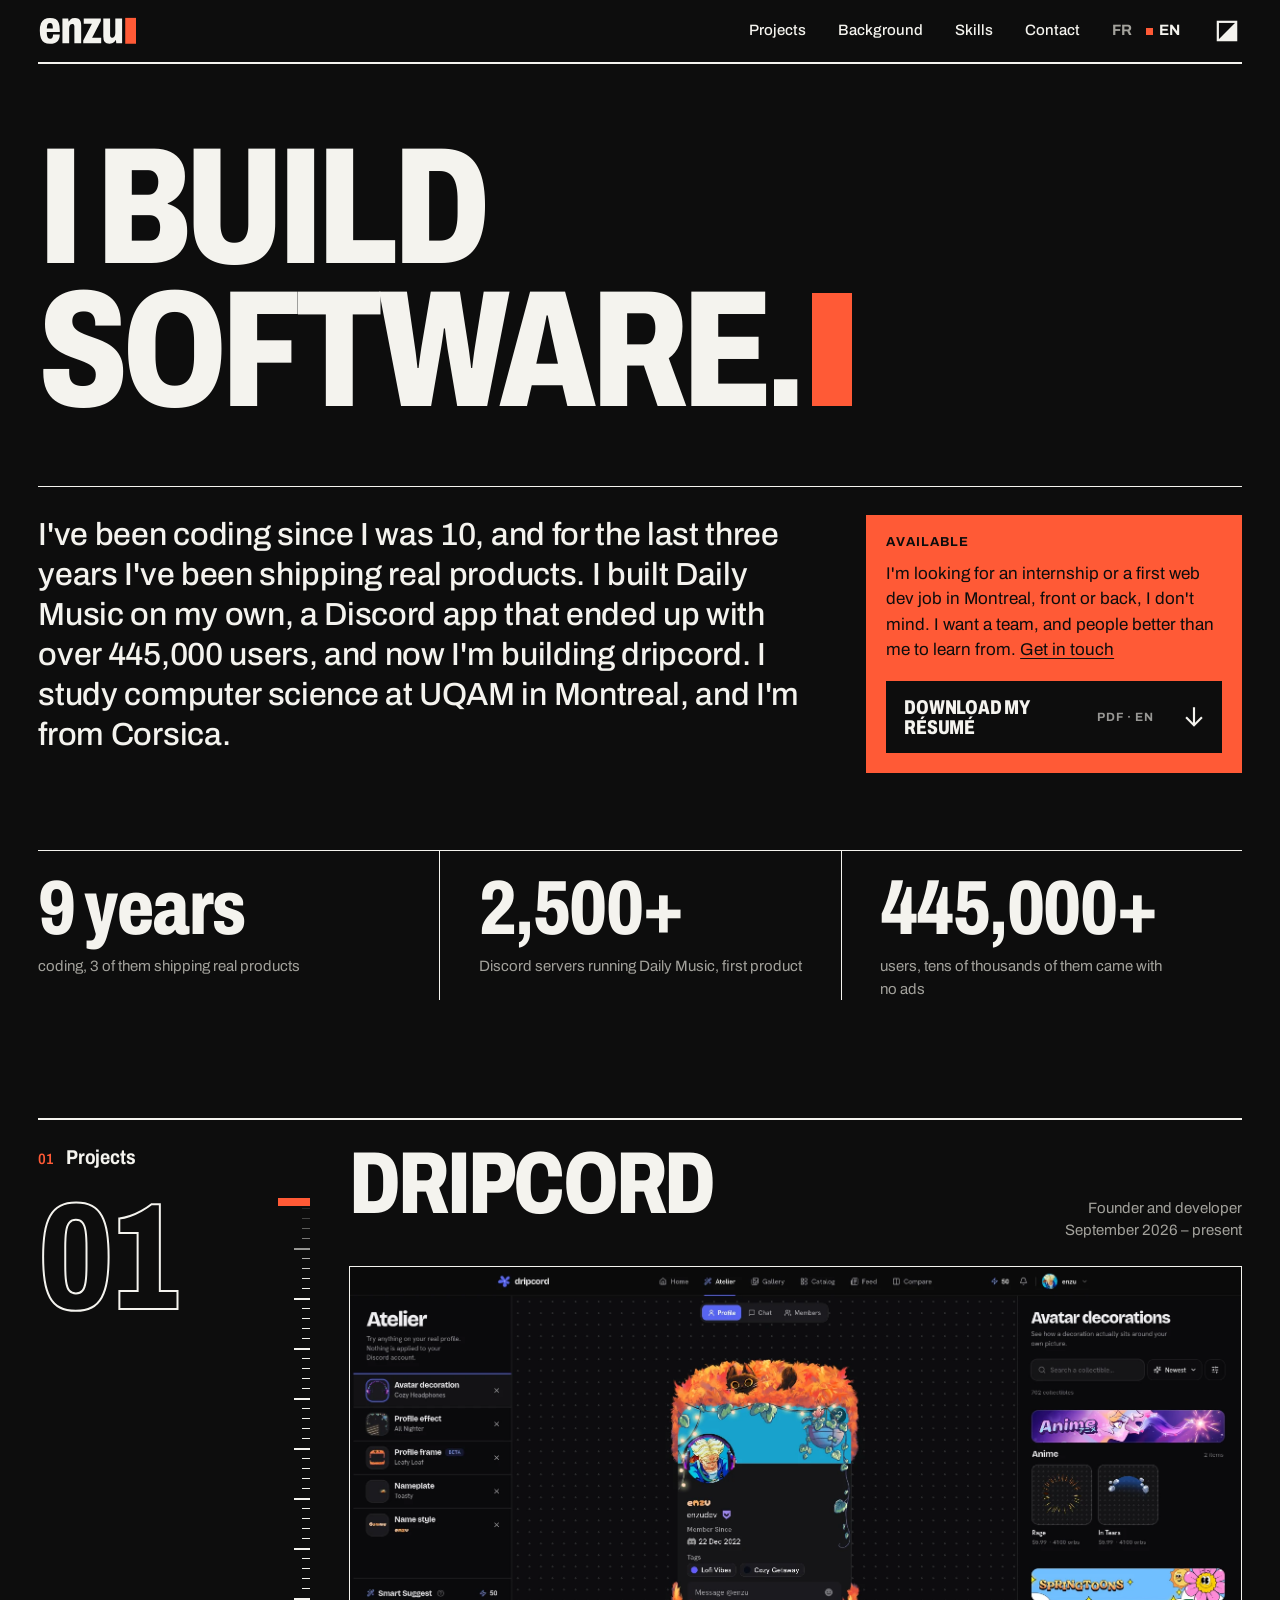
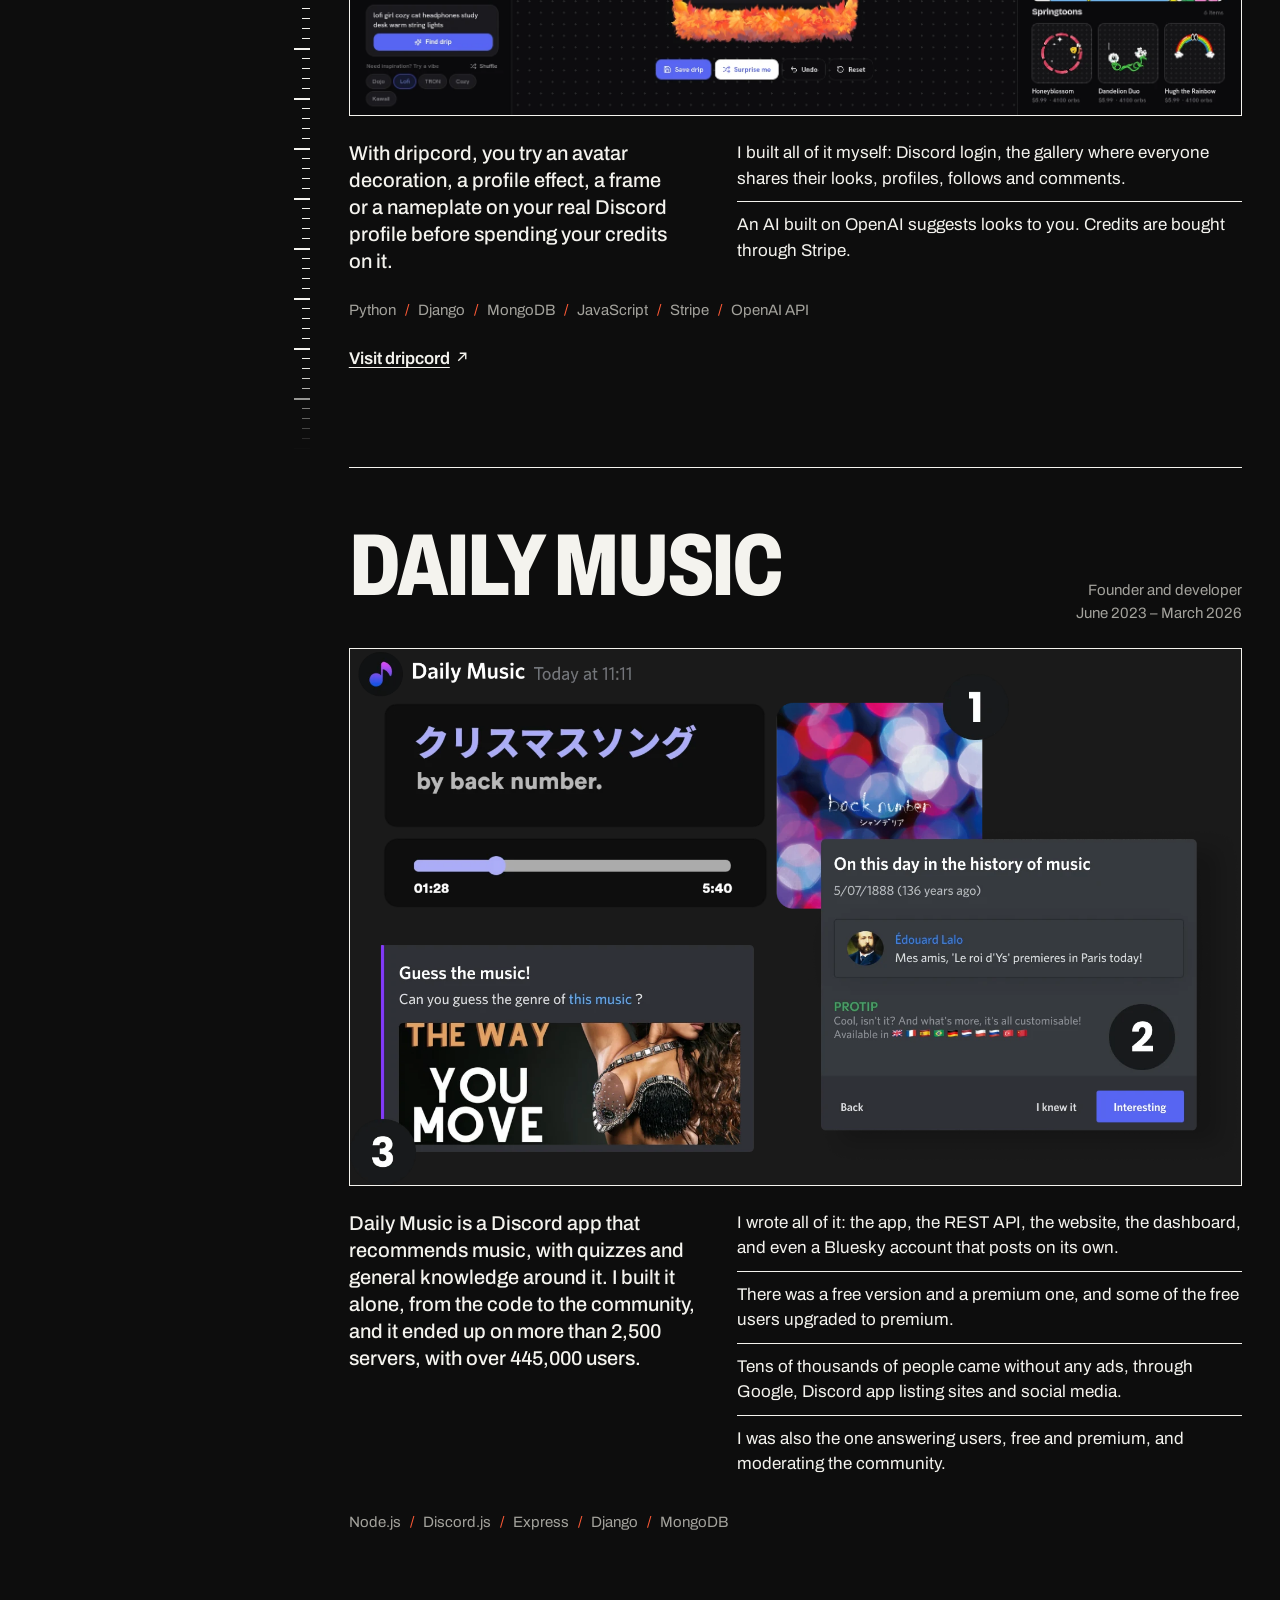
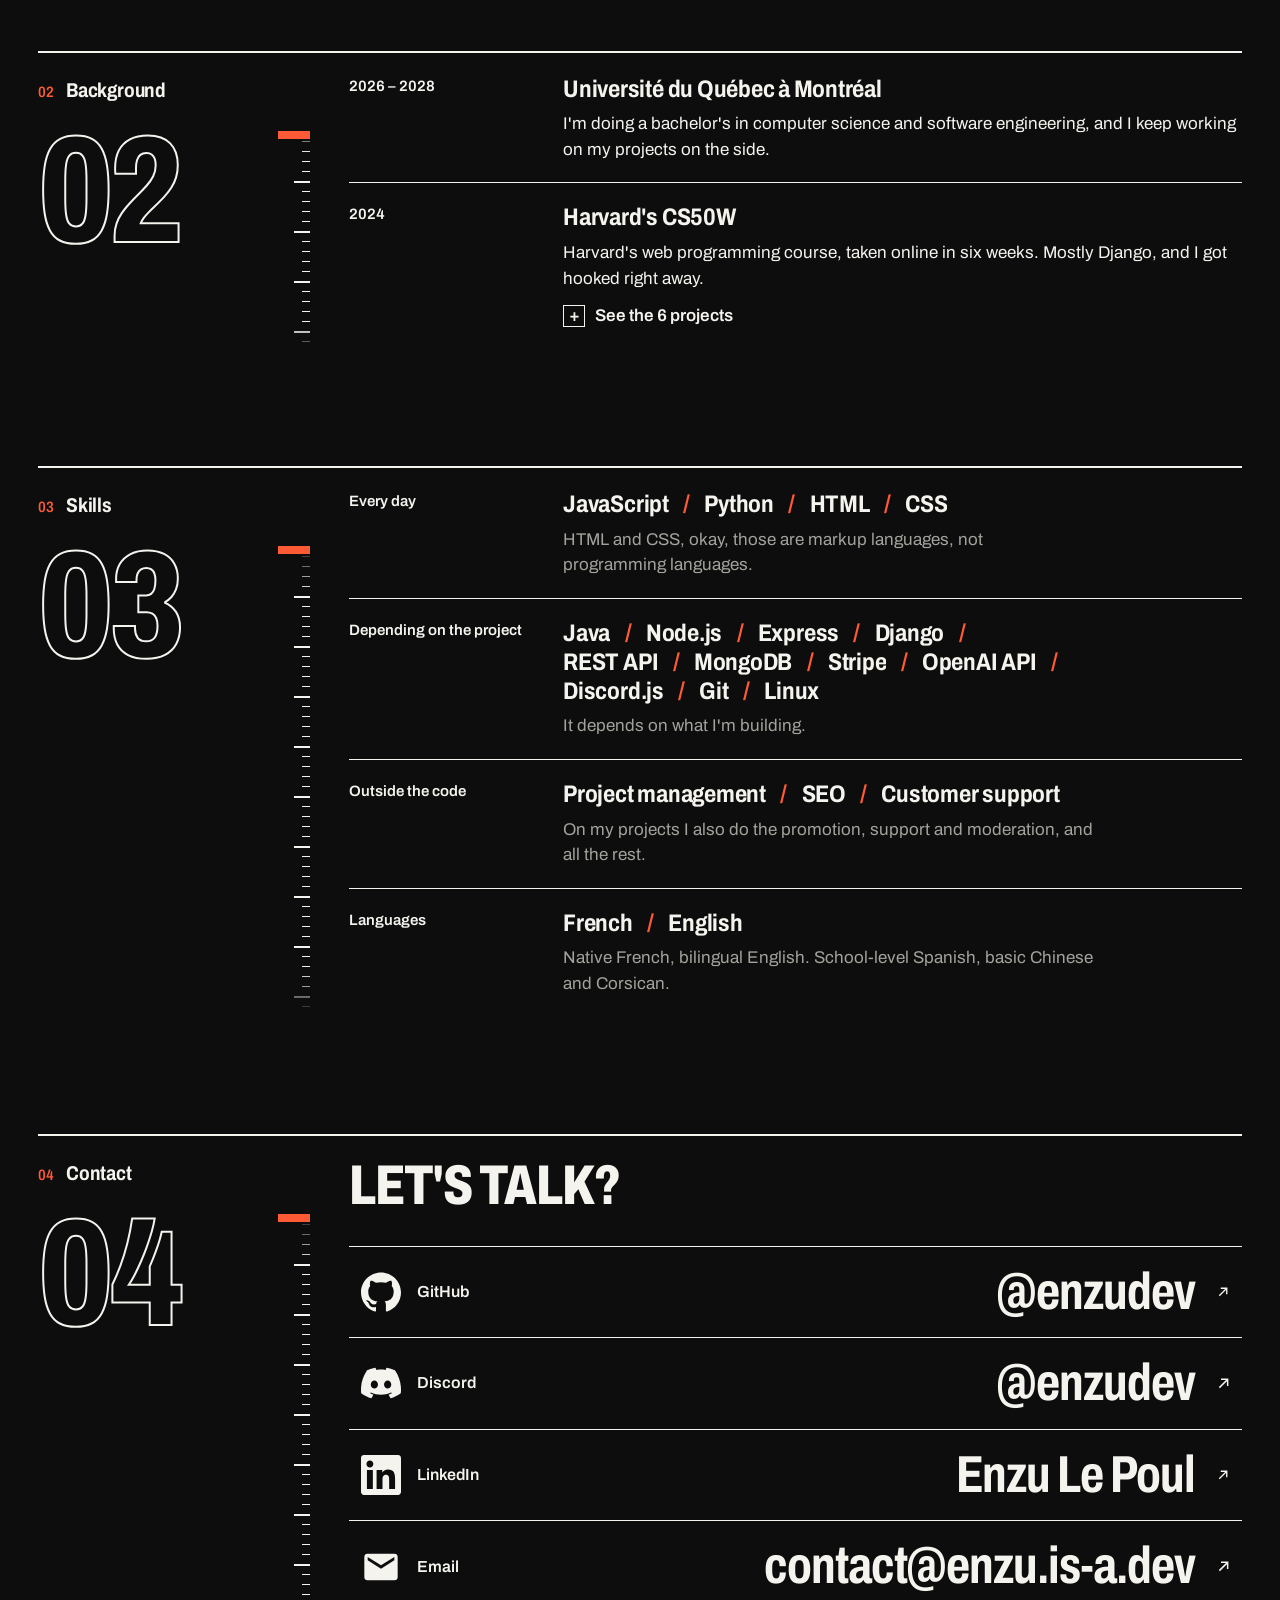
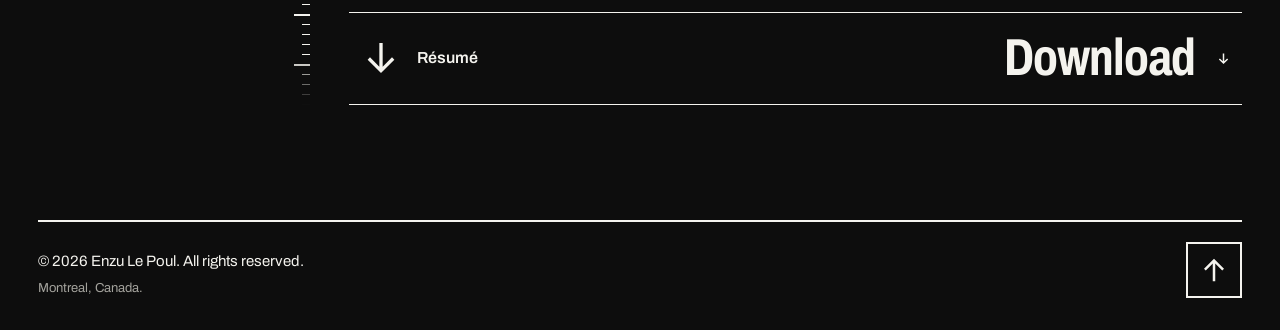
<file: index.html>
<!doctype html>
<html lang="en">
<head>
<meta charset="utf-8">
<meta name="viewport" content="width=device-width, initial-scale=1">
<title>Enzu Le Poul, full-stack developer &amp; founder in Montreal</title>
<meta name="description" content="Full-stack developer in Montreal. I built Daily Music solo (445,000+ users) and now dripcord. Looking for a web dev internship or first role.">
<meta name="robots" content="index, follow, max-image-preview:large">
<meta name="author" content="Enzu Le Poul">
<meta name="color-scheme" content="dark light">
<meta name="theme-color" content="##FF5A36">
<link rel="canonical" href="https://enzu.is-a.dev/">
<link rel="alternate" hreflang="en" href="https://enzu.is-a.dev/">
<link rel="alternate" hreflang="fr" href="https://enzu.is-a.dev/fr/">
<link rel="alternate" hreflang="x-default" href="https://enzu.is-a.dev/">
<meta property="og:type" content="website">
<meta property="og:site_name" content="Enzu">
<meta property="og:url" content="https://enzu.is-a.dev/">
<meta property="og:locale" content="en_CA">
<meta property="og:locale:alternate" content="fr_CA">
<meta property="og:title" content="Enzu Le Poul, full-stack developer &amp; founder in Montreal">
<meta property="og:description" content="I build web products from A to Z: Daily Music (445,000+ users, solo) and now dripcord.">
<meta property="og:image" content="https://enzu.is-a.dev/assets/brand/og-image.png">
<meta property="og:image:type" content="image/png">
<meta property="og:image:width" content="1200">
<meta property="og:image:height" content="630">
<meta property="og:image:alt" content="Enzu, full-stack developer, in large cream letters on a black background with an orange caret.">
<meta name="twitter:card" content="summary_large_image">
<meta name="twitter:title" content="Enzu Le Poul, full-stack developer &amp; founder in Montreal">
<meta name="twitter:description" content="I build web products from A to Z: Daily Music (445,000+ users, solo) and now dripcord.">
<meta name="twitter:image" content="https://enzu.is-a.dev/assets/brand/og-image.png">
<meta name="twitter:image:alt" content="Enzu, full-stack developer, in large cream letters on a black background with an orange caret.">
<link rel="icon" href="/favicon.ico" sizes="48x48">
<link rel="icon" href="/favicon.svg" type="image/svg+xml" sizes="any">
<link rel="apple-touch-icon" href="/apple-touch-icon.png">
<link rel="manifest" href="/site.webmanifest">
<link rel="preload" href="/assets/fonts/archivo-latin.woff2" as="font" type="font/woff2" crossorigin>
<link rel="stylesheet" href="/css/style.css">
<script type="application/ld+json">{"@context":"https://schema.org","@graph":[{"@type":"Person","@id":"https://enzu.is-a.dev/#person","name":"Enzu Le Poul","alternateName":"Enzu","url":"https://enzu.is-a.dev/","jobTitle":"Full-stack developer","description":"Full-stack developer and founder based in Montreal. Built Daily Music, a Discord app with 445,000+ users, and now dripcord.","address":{"@type":"PostalAddress","addressLocality":"Montréal","addressRegion":"QC","addressCountry":"CA"},"affiliation":{"@type":"CollegeOrUniversity","name":"Université du Québec à Montréal"},"knowsLanguage":["fr","en"],"knowsAbout":["JavaScript","Python","Django","Node.js","MongoDB","REST API","Web development"],"sameAs":["https://github.com/enzudev","https://www.linkedin.com/in/lepoul"]},{"@type":"WebSite","@id":"https://enzu.is-a.dev/#website","url":"https://enzu.is-a.dev/","name":"Enzu","inLanguage":"en","publisher":{"@id":"https://enzu.is-a.dev/#person"}}]}</script>
<script src="/js/theme.js"></script>
<script src="/js/lang.js"></script>
<script src="/js/motion.js"></script>
<script src="/js/demos.js" defer></script>
</head>
<body id="top">
<div class="wrap">
  <header class="top">
    <a class="brand" href="/"><svg class="logo" viewBox="0 0 209 64" role="img" aria-label="Enzu"><path class="logo-word" transform="translate(1 58) scale(0.1)" d="M245 12Q172 12 124 -16Q76 -44 53 -105Q29 -166 29 -264Q29 -363 54 -423Q79 -484 127 -512Q176 -539 247 -539Q318 -539 364 -514Q410 -488 433 -430Q455 -371 455 -271V-237H177Q177 -189 184 -158Q190 -126 205 -111Q220 -96 246 -96Q263 -96 275 -102Q287 -107 295 -118Q303 -129 307 -147Q310 -164 311 -188H454Q454 -137 440 -100Q427 -62 401 -37Q375 -13 336 0Q297 12 245 12ZM178 -314H306Q306 -346 303 -369Q300 -391 293 -405Q286 -419 275 -425Q263 -431 246 -431Q222 -431 207 -418Q193 -406 186 -380Q179 -354 178 -314Z M511 0V-527H634L643 -461H648Q663 -487 682 -505Q701 -522 725 -531Q750 -539 780 -539Q826 -539 855 -522Q883 -504 897 -470Q911 -436 911 -384V0H766V-349Q766 -364 764 -375Q761 -386 755 -394Q749 -402 740 -407Q731 -411 718 -411Q698 -411 684 -398Q670 -385 662 -361Q655 -338 655 -306V0Z M955 0V-59L1140 -413H966V-527H1330V-471L1144 -115H1338V0Z M1513 12Q1446 12 1414 -27Q1383 -66 1383 -143V-527H1528V-178Q1528 -163 1531 -152Q1534 -141 1540 -133Q1545 -125 1554 -121Q1563 -117 1575 -117Q1597 -117 1611 -130Q1625 -143 1632 -167Q1639 -190 1639 -221V-527H1784V0H1660L1652 -67H1647Q1633 -41 1613 -23Q1593 -6 1568 3Q1544 12 1513 12Z"/><rect class="logo-cover" x="0" y="0" width="186" height="64"/><rect class="logo-caret" x="186.1" y="4.0" width="23.0" height="55.2"/></svg></a>
    <nav class="nav" aria-label="Main navigation">
      <div class="nav-links">
        <a href="#projects">Projects</a>
        <a href="#background">Background</a>
        <a href="#skills">Skills</a>
        <a href="#contact">Contact</a>
      </div>
      <div class="lang-switch" role="group" aria-label="Langue / Language">
        <a href="/fr/" hreflang="fr" lang="fr">FR</a>
        <a class="is-current" aria-current="true" href="/" hreflang="en" lang="en">EN</a>
      </div>
      <button class="theme-toggle" type="button" aria-label="Toggle theme" aria-pressed="false"><svg viewBox="0 0 24 24" aria-hidden="true" focusable="false"><rect x="2" y="2" width="20" height="20" fill="none" stroke="currentColor" stroke-width="2.4"/><path d="M2 2h20L2 22z" fill="currentColor"/></svg></button>
    </nav>
  </header>

  <main>
    <section class="hero">
      <h1 aria-label="I build software."><span aria-hidden="true"><span class="ch">I</span> <span class="ch">b</span><span class="ch">u</span><span class="ch">i</span><span class="ch">l</span><span class="ch">d</span></span><span aria-hidden="true"><span class="ch">s</span><span class="ch">o</span><span class="ch">f</span><span class="ch">t</span><span class="ch">w</span><span class="ch">a</span><span class="ch">r</span><span class="ch">e</span><span class="ch">.</span></span></h1>
      <div class="grid hero-grid">
        <p class="hero-text">I've been coding since I was 10, and for the last three years I've been shipping real products. I built Daily Music on my own, a Discord app that ended up with over 445,000 users, and now I'm building dripcord. I study computer science at UQAM in Montreal, and I'm from Corsica.</p>
        <div class="status">
          <strong>Available</strong>
          <p>I'm looking for an internship or a first web dev job in Montreal, front or back, I don't mind. I want a team, and people better than me to learn from. <a href="#contact">Get in touch</a></p>
        <a class="cv-btn" href="/assets/cv/CV_EN_ENZU_LE_POUL.pdf" download="CV_EN_ENZU_LE_POUL.pdf" aria-label="Download my résumé as a PDF (English)"><span class="cv-label">Download my résumé</span><span class="cv-meta">PDF · EN</span><span class="cv-arrow" aria-hidden="true"><span class="cv-arrow-track"><svg viewBox="0 0 24 24" focusable="false"><path d="M12 21 4 13l1.4-1.4L11 17.2V3h2v14.2l5.6-5.6L20 13z"/></svg><svg viewBox="0 0 24 24" focusable="false"><path d="M12 21 4 13l1.4-1.4L11 17.2V3h2v14.2l5.6-5.6L20 13z"/></svg></span></span></a></div>
      </div>

      <ul class="figures">
        <li><strong>9 years</strong><span>coding, 3 of them shipping real products</span></li>
        <li><strong>2,500+</strong><span>Discord servers running Daily Music, first product</span></li>
        <li><strong>445,000+</strong><span>users, tens of thousands of them came with no ads</span></li>
      </ul>
    </section>

    <section class="section grid" id="projects">
      <h2 class="section-label"><span>01</span>Projects</h2>
      <div class="side" aria-hidden="true"><div class="side-sticky"><span class="side-num">01</span><i class="side-caret"></i></div></div>
      <div class="section-body">
        <article class="project">
          <div class="project-head">
            <h3>dripcord</h3>
            <p class="meta"><span>Founder and developer</span><span>September 2026 – present</span></p>
          </div>
          <a class="shot" href="https://www.dripcord.me"><img src="/assets/screens/dripcord.webp" width="1853" height="933" loading="lazy" alt="Screenshot of dripcord's workshop: a Discord profile with a whole bunch of decorations."></a>
          <div class="grid project-grid">
            <p class="lead">With dripcord, you try an avatar decoration, a profile effect, a frame or a nameplate on your real Discord profile before spending your credits on it.</p>
            <ul class="points">
              <li>I built all of it myself: Discord login, the gallery where everyone shares their looks, profiles, follows and comments.</li>
              <li>An AI built on OpenAI suggests looks to you. Credits are bought through Stripe.</li>
            </ul>
            <ul class="slashed tags"><li><span class="tech"><span class="sr">Python</span><span class="roll" aria-hidden="true"><span class="c" data-c="P">P</span><span class="c" data-c="y">y</span><span class="c" data-c="t">t</span><span class="c" data-c="h">h</span><span class="c" data-c="o">o</span><span class="c" data-c="n">n</span></span><span class="tile" aria-hidden="true"><svg viewBox="0 0 24 24" focusable="false"><use href="/assets/tech.svg#python"/></svg><b>Python</b></span></span></li><li><span class="tech"><span class="sr">Django</span><span class="roll" aria-hidden="true"><span class="c" data-c="D">D</span><span class="c" data-c="j">j</span><span class="c" data-c="a">a</span><span class="c" data-c="n">n</span><span class="c" data-c="g">g</span><span class="c" data-c="o">o</span></span><span class="tile" aria-hidden="true"><svg viewBox="0 0 24 24" focusable="false"><use href="/assets/tech.svg#django"/></svg><b>Django</b></span></span></li><li><span class="tech"><span class="sr">MongoDB</span><span class="roll" aria-hidden="true"><span class="c" data-c="M">M</span><span class="c" data-c="o">o</span><span class="c" data-c="n">n</span><span class="c" data-c="g">g</span><span class="c" data-c="o">o</span><span class="c" data-c="D">D</span><span class="c" data-c="B">B</span></span><span class="tile" aria-hidden="true"><svg viewBox="0 0 24 24" focusable="false"><use href="/assets/tech.svg#mongodb"/></svg><b>MongoDB</b></span></span></li><li><span class="tech"><span class="sr">JavaScript</span><span class="roll" aria-hidden="true"><span class="c" data-c="J">J</span><span class="c" data-c="a">a</span><span class="c" data-c="v">v</span><span class="c" data-c="a">a</span><span class="c" data-c="S">S</span><span class="c" data-c="c">c</span><span class="c" data-c="r">r</span><span class="c" data-c="i">i</span><span class="c" data-c="p">p</span><span class="c" data-c="t">t</span></span><span class="tile" aria-hidden="true"><svg viewBox="0 0 24 24" focusable="false"><use href="/assets/tech.svg#javascript"/></svg><b>JavaScript</b></span></span></li><li><span class="tech"><span class="sr">Stripe</span><span class="roll" aria-hidden="true"><span class="c" data-c="S">S</span><span class="c" data-c="t">t</span><span class="c" data-c="r">r</span><span class="c" data-c="i">i</span><span class="c" data-c="p">p</span><span class="c" data-c="e">e</span></span><span class="tile" aria-hidden="true"><svg viewBox="0 0 24 24" focusable="false"><use href="/assets/tech.svg#stripe"/></svg><b>Stripe</b></span></span></li><li><span class="tech"><span class="sr">OpenAI API</span><span class="roll" aria-hidden="true"><span class="c" data-c="O">O</span><span class="c" data-c="p">p</span><span class="c" data-c="e">e</span><span class="c" data-c="n">n</span><span class="c" data-c="A">A</span><span class="c" data-c="I">I</span><span class="c" data-c=" "> </span><span class="c" data-c="A">A</span><span class="c" data-c="P">P</span><span class="c" data-c="I">I</span></span><span class="tile" aria-hidden="true"><svg viewBox="0 0 24 24" focusable="false"><use href="/assets/tech.svg#openai"/></svg><b>OpenAI API</b></span></span></li></ul>
            <p class="link"><a class="out" href="https://www.dripcord.me">Visit dripcord</a></p>
          </div>
        </article>

        <article class="project">
          <div class="project-head">
            <h3>Daily Music</h3>
            <p class="meta"><span>Founder and developer</span><span>June 2023 – March 2026</span></p>
          </div>
          <figure class="shot">
            <img src="/assets/screens/daily-music.webp" width="1566" height="942" loading="lazy" alt="Screenshot of Daily Music, the Discord app for music recommendations.">
          </figure>
          <div class="grid project-grid">
            <p class="lead">Daily Music is a Discord app that recommends music, with quizzes and general knowledge around it. I built it alone, from the code to the community, and it ended up on more than 2,500 servers, with over 445,000 users.</p>
            <ul class="points">
              <li>I wrote all of it: the app, the REST API, the website, the dashboard, and even a Bluesky account that posts on its own.</li>
              <li>There was a free version and a premium one, and some of the free users upgraded to premium.</li>
              <li>Tens of thousands of people came without any ads, through Google, Discord app listing sites and social media.</li>
              <li>I was also the one answering users, free and premium, and moderating the community.</li>
            </ul>
            <ul class="slashed tags"><li><span class="tech"><span class="sr">Node.js</span><span class="roll" aria-hidden="true"><span class="c" data-c="N">N</span><span class="c" data-c="o">o</span><span class="c" data-c="d">d</span><span class="c" data-c="e">e</span><span class="c" data-c=".">.</span><span class="c" data-c="j">j</span><span class="c" data-c="s">s</span></span><span class="tile" aria-hidden="true"><svg viewBox="0 0 24 24" focusable="false"><use href="/assets/tech.svg#nodejs"/></svg><b>Node.js</b></span></span></li><li><span class="tech"><span class="sr">Discord.js</span><span class="roll" aria-hidden="true"><span class="c" data-c="D">D</span><span class="c" data-c="i">i</span><span class="c" data-c="s">s</span><span class="c" data-c="c">c</span><span class="c" data-c="o">o</span><span class="c" data-c="r">r</span><span class="c" data-c="d">d</span><span class="c" data-c=".">.</span><span class="c" data-c="j">j</span><span class="c" data-c="s">s</span></span><span class="tile" aria-hidden="true"><svg viewBox="0 0 24 24" focusable="false"><use href="/assets/tech.svg#discordjs"/></svg><b>Discord.js</b></span></span></li><li><span class="tech"><span class="sr">Express</span><span class="roll" aria-hidden="true"><span class="c" data-c="E">E</span><span class="c" data-c="x">x</span><span class="c" data-c="p">p</span><span class="c" data-c="r">r</span><span class="c" data-c="e">e</span><span class="c" data-c="s">s</span><span class="c" data-c="s">s</span></span><span class="tile" aria-hidden="true"><svg viewBox="0 0 24 24" focusable="false"><use href="/assets/tech.svg#express"/></svg><b>Express</b></span></span></li><li><span class="tech"><span class="sr">Django</span><span class="roll" aria-hidden="true"><span class="c" data-c="D">D</span><span class="c" data-c="j">j</span><span class="c" data-c="a">a</span><span class="c" data-c="n">n</span><span class="c" data-c="g">g</span><span class="c" data-c="o">o</span></span><span class="tile" aria-hidden="true"><svg viewBox="0 0 24 24" focusable="false"><use href="/assets/tech.svg#django"/></svg><b>Django</b></span></span></li><li><span class="tech"><span class="sr">MongoDB</span><span class="roll" aria-hidden="true"><span class="c" data-c="M">M</span><span class="c" data-c="o">o</span><span class="c" data-c="n">n</span><span class="c" data-c="g">g</span><span class="c" data-c="o">o</span><span class="c" data-c="D">D</span><span class="c" data-c="B">B</span></span><span class="tile" aria-hidden="true"><svg viewBox="0 0 24 24" focusable="false"><use href="/assets/tech.svg#mongodb"/></svg><b>MongoDB</b></span></span></li></ul>
          </div>
        </article>
      </div>
    </section>

    <section class="section grid" id="background">
      <h2 class="section-label"><span>02</span>Background</h2>
      <div class="side" aria-hidden="true"><div class="side-sticky"><span class="side-num">02</span><i class="side-caret"></i></div></div>
      <div class="section-body">
        <ul class="rows">
          <li>
            <p class="row-key">2026 – 2028</p>
            <div class="row-body">
              <h3 class="row-title">Université du Québec à Montréal</h3>
              <p>I'm doing a bachelor's in computer science and software engineering, and I keep working on my projects on the side.</p>
            </div>
          </li>
          <li>
            <p class="row-key">2024</p>
            <div class="row-body">
              <h3 class="row-title">Harvard's CS50W</h3>
              <p>Harvard's web programming course, taken online in six weeks. Mostly Django, and I got hooked right away.</p>
              <details class="demos">
                <summary>See the 6 projects</summary>
                <ul>
            <li><div class="player" data-youtube="si4aouC2cBw" data-title="Final project: PC game deals"><svg class="player-poster p-games soft" viewBox="0 0 320 180" aria-hidden="true" focusable="false"><g class="pad"><path d="M96 52H184C198 52 206 64 212 88C216 104 210 114 200 113C190 112 186 100 178 94H102C94 100 90 112 80 113C70 114 64 104 68 88C74 64 82 52 96 52Z"/><path d="M104 66V84M95 75H113"/><circle class="poster-ac" cx="174" cy="68" r="5"/><circle class="poster-ac" cx="187" cy="79" r="5"/></g><g class="badge"><circle class="poster-ac" cx="224" cy="44" r="24"/><text class="poster-tx" x="224" y="50" font-size="16" text-anchor="middle">-70%</text></g></svg><span class="player-title">Watch the demo</span><button class="player-big" type="button" aria-label="Watch the demo"></button></div><strong>Final project: PC game deals</strong><span>A site for finding the best deals on PC games.</span></li>
            <li><div class="player" data-youtube="n7hV5Clmpk0" data-title="Project 0: Search"><svg class="player-poster p-search soft" viewBox="0 0 320 180" aria-hidden="true" focusable="false"><path class="poster-dim" d="M64 44H232M64 90H210" stroke-width="5"/><path class="poster-dim" d="M84 67H156" stroke-width="5"/><path class="poster-found" d="M176 67H240" stroke-width="5"/><g class="lens"><circle class="poster-node" cx="118" cy="66" r="30"/><path class="poster-dim" d="M100 56H136" stroke-width="5"/><path class="poster-acline" d="M100 72H128" stroke-width="5"/><path d="M139 87L166 114" stroke-width="8"/></g></svg><span class="player-title">Watch the demo</span><button class="player-big" type="button" aria-label="Watch the demo"></button></div><strong>Project 0: Search</strong><span>A search engine.</span></li>
            <li><div class="player" data-youtube="pGz2N4Re1jQ" data-title="Project 1: Wiki"><svg class="player-poster p-wiki soft" viewBox="0 0 320 180" aria-hidden="true" focusable="false"><path d="M160 40C140 30 110 30 82 38V110C110 102 140 102 160 112C180 102 210 102 238 110V38C210 30 180 30 160 40Z"/><path d="M160 40V112"/><path class="poster-dim write" pathLength="1" d="M98 56H142M98 70H142M98 84H142"/><path class="poster-dim write" pathLength="1" d="M178 56H222M178 70H222"/><path class="poster-acline write" pathLength="1" d="M178 84H206"/><path class="poster-ac ribbon" d="M204 33V68L212 61L220 68V35"/></svg><span class="player-title">Watch the demo</span><button class="player-big" type="button" aria-label="Watch the demo"></button></div><strong>Project 1: Wiki</strong><span>A collaborative encyclopedia.</span></li>
            <li><div class="player" data-youtube="rDbWh5dk-uE" data-title="Project 2: Commerce"><svg class="player-poster p-commerce" viewBox="0 0 320 180" aria-hidden="true" focusable="false"><g class="gavel"><g transform="translate(138 50) rotate(35)"><rect x="-32" y="-14" width="64" height="28"/><path d="M0 14V66" stroke-width="8"/></g></g><rect class="poster-lt" x="68" y="114" width="110" height="9"/><g class="bid bid-old poster-dim"><rect x="214" y="76" width="62" height="30"/><text class="poster-lt" x="245" y="98" font-size="18" text-anchor="middle">$120</text></g><g class="bid bid-mid"><rect class="poster-ac" x="214" y="34" width="62" height="30"/><text class="poster-tx" x="245" y="56" font-size="18" text-anchor="middle">$135</text></g><g class="bid bid-new"><rect class="poster-ac" x="214" y="34" width="62" height="30"/><text class="poster-tx" x="245" y="56" font-size="18" text-anchor="middle">$150</text></g></svg><span class="player-title">Watch the demo</span><button class="player-big" type="button" aria-label="Watch the demo"></button></div><strong>Project 2: Commerce</strong><span>An online auction site.</span></li>
            <li><div class="player" data-youtube="NRFMPSr3vrs" data-title="Project 3: Mail"><svg class="player-poster p-mail soft" viewBox="0 0 320 180" aria-hidden="true" focusable="false"><g class="letter"><rect x="114" y="30" width="92" height="64"/><path class="poster-acline" d="M128 46H168" stroke-width="5"/><path class="poster-dim" d="M128 60H190M128 72H178" stroke-width="4"/></g><rect class="poster-node" x="90" y="52" width="140" height="68"/><path d="M90 52L160 98L230 52"/><path class="poster-dim" d="M90 120L136 82M230 120L184 82"/><circle class="poster-ac" cx="230" cy="52" r="14"/><text class="poster-tx" x="230" y="58" font-size="16" text-anchor="middle">1</text></svg><span class="player-title">Watch the demo</span><button class="player-big" type="button" aria-label="Watch the demo"></button></div><strong>Project 3: Mail</strong><span>An email client.</span></li>
            <li><div class="player" data-youtube="U3xiYPVjqHM" data-title="Project 4: Network"><svg class="player-poster p-network" viewBox="0 0 320 180" aria-hidden="true" focusable="false"><path class="poster-dim links" d="M160 72L96 46M160 72L228 42M160 72L82 102M160 72L240 102M160 72L160 24M96 46L82 102M228 42L240 102" stroke-width="2.5"/><circle class="poster-node" cx="96" cy="46" r="9"/><circle class="poster-node" cx="228" cy="42" r="11"/><circle class="poster-node" cx="82" cy="102" r="8"/><circle class="poster-node" cx="240" cy="102" r="10"/><circle class="poster-node" cx="160" cy="24" r="7"/><circle class="poster-ring" cx="160" cy="72" r="17"/><circle class="poster-ac" cx="160" cy="72" r="17"/></svg><span class="player-title">Watch the demo</span><button class="player-big" type="button" aria-label="Watch the demo"></button></div><strong>Project 4: Network</strong><span>A little social network.</span></li>
                </ul>
              </details>
            </div>
          </li>
        </ul>
      </div>
    </section>

    <section class="section grid" id="skills">
      <h2 class="section-label"><span>03</span>Skills</h2>
      <div class="side" aria-hidden="true"><div class="side-sticky"><span class="side-num">03</span><i class="side-caret"></i></div></div>
      <div class="section-body">
        <ul class="rows">
          <li>
            <p class="row-key">Every day</p>
            <div class="row-body">
              <ul class="slashed row-title"><li><span class="tech"><span class="sr">JavaScript</span><span class="roll" aria-hidden="true"><span class="c" data-c="J">J</span><span class="c" data-c="a">a</span><span class="c" data-c="v">v</span><span class="c" data-c="a">a</span><span class="c" data-c="S">S</span><span class="c" data-c="c">c</span><span class="c" data-c="r">r</span><span class="c" data-c="i">i</span><span class="c" data-c="p">p</span><span class="c" data-c="t">t</span></span><span class="tile" aria-hidden="true"><svg viewBox="0 0 24 24" focusable="false"><use href="/assets/tech.svg#javascript"/></svg><b>JavaScript</b></span></span></li><li><span class="tech"><span class="sr">Python</span><span class="roll" aria-hidden="true"><span class="c" data-c="P">P</span><span class="c" data-c="y">y</span><span class="c" data-c="t">t</span><span class="c" data-c="h">h</span><span class="c" data-c="o">o</span><span class="c" data-c="n">n</span></span><span class="tile" aria-hidden="true"><svg viewBox="0 0 24 24" focusable="false"><use href="/assets/tech.svg#python"/></svg><b>Python</b></span></span></li><li><span class="tech"><span class="sr">HTML</span><span class="roll" aria-hidden="true"><span class="c" data-c="H">H</span><span class="c" data-c="T">T</span><span class="c" data-c="M">M</span><span class="c" data-c="L">L</span></span><span class="tile" aria-hidden="true"><svg viewBox="0 0 24 24" focusable="false"><use href="/assets/tech.svg#html5"/></svg><b>HTML</b></span></span></li><li><span class="tech"><span class="sr">CSS</span><span class="roll" aria-hidden="true"><span class="c" data-c="C">C</span><span class="c" data-c="S">S</span><span class="c" data-c="S">S</span></span><span class="tile" aria-hidden="true"><svg viewBox="0 0 24 24" focusable="false"><use href="/assets/tech.svg#css3"/></svg><b>CSS</b></span></span></li></ul>
              <p class="note">HTML and CSS, okay, those are markup languages, not programming languages.</p>
            </div>
          </li>
          <li>
            <p class="row-key">Depending on the project</p>
            <div class="row-body">
              <ul class="slashed row-title"><li><span class="tech"><span class="sr">Java</span><span class="roll" aria-hidden="true"><span class="c" data-c="J">J</span><span class="c" data-c="a">a</span><span class="c" data-c="v">v</span><span class="c" data-c="a">a</span></span><span class="tile" aria-hidden="true"><svg viewBox="0 0 24 24" focusable="false"><use href="/assets/tech.svg#java"/></svg><b>Java</b></span></span></li><li><span class="tech"><span class="sr">Node.js</span><span class="roll" aria-hidden="true"><span class="c" data-c="N">N</span><span class="c" data-c="o">o</span><span class="c" data-c="d">d</span><span class="c" data-c="e">e</span><span class="c" data-c=".">.</span><span class="c" data-c="j">j</span><span class="c" data-c="s">s</span></span><span class="tile" aria-hidden="true"><svg viewBox="0 0 24 24" focusable="false"><use href="/assets/tech.svg#nodejs"/></svg><b>Node.js</b></span></span></li><li><span class="tech"><span class="sr">Express</span><span class="roll" aria-hidden="true"><span class="c" data-c="E">E</span><span class="c" data-c="x">x</span><span class="c" data-c="p">p</span><span class="c" data-c="r">r</span><span class="c" data-c="e">e</span><span class="c" data-c="s">s</span><span class="c" data-c="s">s</span></span><span class="tile" aria-hidden="true"><svg viewBox="0 0 24 24" focusable="false"><use href="/assets/tech.svg#express"/></svg><b>Express</b></span></span></li><li><span class="tech"><span class="sr">Django</span><span class="roll" aria-hidden="true"><span class="c" data-c="D">D</span><span class="c" data-c="j">j</span><span class="c" data-c="a">a</span><span class="c" data-c="n">n</span><span class="c" data-c="g">g</span><span class="c" data-c="o">o</span></span><span class="tile" aria-hidden="true"><svg viewBox="0 0 24 24" focusable="false"><use href="/assets/tech.svg#django"/></svg><b>Django</b></span></span></li><li><span class="tech"><span class="sr">REST API</span><span class="roll" aria-hidden="true"><span class="c" data-c="R">R</span><span class="c" data-c="E">E</span><span class="c" data-c="S">S</span><span class="c" data-c="T">T</span><span class="c" data-c=" "> </span><span class="c" data-c="A">A</span><span class="c" data-c="P">P</span><span class="c" data-c="I">I</span></span><span class="tile" aria-hidden="true"><svg viewBox="0 0 24 24" focusable="false"><use href="/assets/tech.svg#rest"/></svg><b>REST API</b></span></span></li><li><span class="tech"><span class="sr">MongoDB</span><span class="roll" aria-hidden="true"><span class="c" data-c="M">M</span><span class="c" data-c="o">o</span><span class="c" data-c="n">n</span><span class="c" data-c="g">g</span><span class="c" data-c="o">o</span><span class="c" data-c="D">D</span><span class="c" data-c="B">B</span></span><span class="tile" aria-hidden="true"><svg viewBox="0 0 24 24" focusable="false"><use href="/assets/tech.svg#mongodb"/></svg><b>MongoDB</b></span></span></li><li><span class="tech"><span class="sr">Stripe</span><span class="roll" aria-hidden="true"><span class="c" data-c="S">S</span><span class="c" data-c="t">t</span><span class="c" data-c="r">r</span><span class="c" data-c="i">i</span><span class="c" data-c="p">p</span><span class="c" data-c="e">e</span></span><span class="tile" aria-hidden="true"><svg viewBox="0 0 24 24" focusable="false"><use href="/assets/tech.svg#stripe"/></svg><b>Stripe</b></span></span></li><li><span class="tech"><span class="sr">OpenAI API</span><span class="roll" aria-hidden="true"><span class="c" data-c="O">O</span><span class="c" data-c="p">p</span><span class="c" data-c="e">e</span><span class="c" data-c="n">n</span><span class="c" data-c="A">A</span><span class="c" data-c="I">I</span><span class="c" data-c=" "> </span><span class="c" data-c="A">A</span><span class="c" data-c="P">P</span><span class="c" data-c="I">I</span></span><span class="tile" aria-hidden="true"><svg viewBox="0 0 24 24" focusable="false"><use href="/assets/tech.svg#openai"/></svg><b>OpenAI API</b></span></span></li><li><span class="tech"><span class="sr">Discord.js</span><span class="roll" aria-hidden="true"><span class="c" data-c="D">D</span><span class="c" data-c="i">i</span><span class="c" data-c="s">s</span><span class="c" data-c="c">c</span><span class="c" data-c="o">o</span><span class="c" data-c="r">r</span><span class="c" data-c="d">d</span><span class="c" data-c=".">.</span><span class="c" data-c="j">j</span><span class="c" data-c="s">s</span></span><span class="tile" aria-hidden="true"><svg viewBox="0 0 24 24" focusable="false"><use href="/assets/tech.svg#discordjs"/></svg><b>Discord.js</b></span></span></li><li><span class="tech"><span class="sr">Git</span><span class="roll" aria-hidden="true"><span class="c" data-c="G">G</span><span class="c" data-c="i">i</span><span class="c" data-c="t">t</span></span><span class="tile" aria-hidden="true"><svg viewBox="0 0 24 24" focusable="false"><use href="/assets/tech.svg#git"/></svg><b>Git</b></span></span></li><li><span class="tech"><span class="sr">Linux</span><span class="roll" aria-hidden="true"><span class="c" data-c="L">L</span><span class="c" data-c="i">i</span><span class="c" data-c="n">n</span><span class="c" data-c="u">u</span><span class="c" data-c="x">x</span></span><span class="tile" aria-hidden="true"><svg viewBox="0 0 24 24" focusable="false"><use href="/assets/tech.svg#linux"/></svg><b>Linux</b></span></span></li></ul>
              <p class="note">It depends on what I'm building.</p>
            </div>
          </li>
          <li>
            <p class="row-key">Outside the code</p>
            <div class="row-body">
              <ul class="slashed row-title"><li><span class="tech"><span class="sr">Project management</span><span class="roll" aria-hidden="true"><span class="c" data-c="P">P</span><span class="c" data-c="r">r</span><span class="c" data-c="o">o</span><span class="c" data-c="j">j</span><span class="c" data-c="e">e</span><span class="c" data-c="c">c</span><span class="c" data-c="t">t</span><span class="c" data-c=" "> </span><span class="c" data-c="m">m</span><span class="c" data-c="a">a</span><span class="c" data-c="n">n</span><span class="c" data-c="a">a</span><span class="c" data-c="g">g</span><span class="c" data-c="e">e</span><span class="c" data-c="m">m</span><span class="c" data-c="e">e</span><span class="c" data-c="n">n</span><span class="c" data-c="t">t</span></span><span class="tile" aria-hidden="true"><svg viewBox="0 0 24 24" focusable="false"><use href="/assets/tech.svg#project"/></svg><b>Project management</b></span></span></li><li><span class="tech"><span class="sr">SEO</span><span class="roll" aria-hidden="true"><span class="c" data-c="S">S</span><span class="c" data-c="E">E</span><span class="c" data-c="O">O</span></span><span class="tile" aria-hidden="true"><svg viewBox="0 0 24 24" focusable="false"><use href="/assets/tech.svg#seo"/></svg><b>SEO</b></span></span></li><li><span class="tech"><span class="sr">Customer support</span><span class="roll" aria-hidden="true"><span class="c" data-c="C">C</span><span class="c" data-c="u">u</span><span class="c" data-c="s">s</span><span class="c" data-c="t">t</span><span class="c" data-c="o">o</span><span class="c" data-c="m">m</span><span class="c" data-c="e">e</span><span class="c" data-c="r">r</span><span class="c" data-c=" "> </span><span class="c" data-c="s">s</span><span class="c" data-c="u">u</span><span class="c" data-c="p">p</span><span class="c" data-c="p">p</span><span class="c" data-c="o">o</span><span class="c" data-c="r">r</span><span class="c" data-c="t">t</span></span><span class="tile" aria-hidden="true"><svg viewBox="0 0 24 24" focusable="false"><use href="/assets/tech.svg#support"/></svg><b>Customer support</b></span></span></li></ul>
              <p class="note">On my projects I also do the promotion, support and moderation, and all the rest.</p>
            </div>
          </li>
          <li>
            <p class="row-key">Languages</p>
            <div class="row-body">
              <ul class="slashed row-title"><li><span class="tech"><span class="sr">French</span><span class="roll" aria-hidden="true"><span class="c" data-c="F">F</span><span class="c" data-c="r">r</span><span class="c" data-c="e">e</span><span class="c" data-c="n">n</span><span class="c" data-c="c">c</span><span class="c" data-c="h">h</span></span><span class="tile" aria-hidden="true"><svg class="flag" viewBox="0 0 60 40" focusable="false"><use href="/assets/tech.svg#flag-fr"/></svg><b>French</b></span></span></li><li><span class="tech"><span class="sr">English</span><span class="roll" aria-hidden="true"><span class="c" data-c="E">E</span><span class="c" data-c="n">n</span><span class="c" data-c="g">g</span><span class="c" data-c="l">l</span><span class="c" data-c="i">i</span><span class="c" data-c="s">s</span><span class="c" data-c="h">h</span></span><span class="tile" aria-hidden="true"><svg class="flag" viewBox="0 0 60 40" focusable="false"><use href="/assets/tech.svg#flag-uk"/></svg><b>English</b></span></span></li></ul>
              <p class="note">Native French, bilingual English. School-level Spanish, basic Chinese and Corsican.</p>
            </div>
          </li>
        </ul>
      </div>
    </section>

    <section class="section grid" id="contact">
      <h2 class="section-label"><span>04</span>Contact</h2>
      <div class="side" aria-hidden="true"><div class="side-sticky"><span class="side-num">04</span><i class="side-caret"></i></div></div>
      <div class="section-body">
        <p class="contact-intro">Let's talk?</p>
        <ul class="contact-list">
          <li><a class="contact-link" href="https://github.com/enzudev" target="_blank"><svg viewBox="0 0 24 24" aria-hidden="true" focusable="false"><path d="M12 .297c-6.63 0-12 5.373-12 12 0 5.303 3.438 9.8 8.205 11.385.6.113.82-.258.82-.577 0-.285-.01-1.04-.015-2.04-3.338.724-4.042-1.61-4.042-1.61C4.422 18.07 3.633 17.7 3.633 17.7c-1.087-.744.084-.729.084-.729 1.205.084 1.838 1.236 1.838 1.236 1.07 1.835 2.809 1.305 3.495.998.108-.776.417-1.305.76-1.605-2.665-.3-5.466-1.332-5.466-5.93 0-1.31.465-2.38 1.235-3.22-.135-.303-.54-1.523.105-3.176 0 0 1.005-.322 3.3 1.23.96-.267 1.98-.399 3-.405 1.02.006 2.04.138 3 .405 2.28-1.552 3.285-1.23 3.285-1.23.645 1.653.24 2.873.12 3.176.765.84 1.23 1.91 1.23 3.22 0 4.61-2.805 5.625-5.475 5.92.42.36.81 1.096.81 2.22 0 1.606-.015 2.896-.015 3.286 0 .315.21.69.825.57C20.565 22.092 24 17.592 24 12.297c0-6.627-5.373-12-12-12"/></svg><span class="contact-label">GitHub</span><strong>@enzudev</strong><span class="marquee" aria-hidden="true"><span class="marquee-track"><span class="marquee-group"><span>@enzudev</span><svg viewBox="0 0 24 24" aria-hidden="true" focusable="false"><path d="M12 .297c-6.63 0-12 5.373-12 12 0 5.303 3.438 9.8 8.205 11.385.6.113.82-.258.82-.577 0-.285-.01-1.04-.015-2.04-3.338.724-4.042-1.61-4.042-1.61C4.422 18.07 3.633 17.7 3.633 17.7c-1.087-.744.084-.729.084-.729 1.205.084 1.838 1.236 1.838 1.236 1.07 1.835 2.809 1.305 3.495.998.108-.776.417-1.305.76-1.605-2.665-.3-5.466-1.332-5.466-5.93 0-1.31.465-2.38 1.235-3.22-.135-.303-.54-1.523.105-3.176 0 0 1.005-.322 3.3 1.23.96-.267 1.98-.399 3-.405 1.02.006 2.04.138 3 .405 2.28-1.552 3.285-1.23 3.285-1.23.645 1.653.24 2.873.12 3.176.765.84 1.23 1.91 1.23 3.22 0 4.61-2.805 5.625-5.475 5.92.42.36.81 1.096.81 2.22 0 1.606-.015 2.896-.015 3.286 0 .315.21.69.825.57C20.565 22.092 24 17.592 24 12.297c0-6.627-5.373-12-12-12"/></svg><span>@enzudev</span><svg viewBox="0 0 24 24" aria-hidden="true" focusable="false"><path d="M12 .297c-6.63 0-12 5.373-12 12 0 5.303 3.438 9.8 8.205 11.385.6.113.82-.258.82-.577 0-.285-.01-1.04-.015-2.04-3.338.724-4.042-1.61-4.042-1.61C4.422 18.07 3.633 17.7 3.633 17.7c-1.087-.744.084-.729.084-.729 1.205.084 1.838 1.236 1.838 1.236 1.07 1.835 2.809 1.305 3.495.998.108-.776.417-1.305.76-1.605-2.665-.3-5.466-1.332-5.466-5.93 0-1.31.465-2.38 1.235-3.22-.135-.303-.54-1.523.105-3.176 0 0 1.005-.322 3.3 1.23.96-.267 1.98-.399 3-.405 1.02.006 2.04.138 3 .405 2.28-1.552 3.285-1.23 3.285-1.23.645 1.653.24 2.873.12 3.176.765.84 1.23 1.91 1.23 3.22 0 4.61-2.805 5.625-5.475 5.92.42.36.81 1.096.81 2.22 0 1.606-.015 2.896-.015 3.286 0 .315.21.69.825.57C20.565 22.092 24 17.592 24 12.297c0-6.627-5.373-12-12-12"/></svg><span>@enzudev</span><svg viewBox="0 0 24 24" aria-hidden="true" focusable="false"><path d="M12 .297c-6.63 0-12 5.373-12 12 0 5.303 3.438 9.8 8.205 11.385.6.113.82-.258.82-.577 0-.285-.01-1.04-.015-2.04-3.338.724-4.042-1.61-4.042-1.61C4.422 18.07 3.633 17.7 3.633 17.7c-1.087-.744.084-.729.084-.729 1.205.084 1.838 1.236 1.838 1.236 1.07 1.835 2.809 1.305 3.495.998.108-.776.417-1.305.76-1.605-2.665-.3-5.466-1.332-5.466-5.93 0-1.31.465-2.38 1.235-3.22-.135-.303-.54-1.523.105-3.176 0 0 1.005-.322 3.3 1.23.96-.267 1.98-.399 3-.405 1.02.006 2.04.138 3 .405 2.28-1.552 3.285-1.23 3.285-1.23.645 1.653.24 2.873.12 3.176.765.84 1.23 1.91 1.23 3.22 0 4.61-2.805 5.625-5.475 5.92.42.36.81 1.096.81 2.22 0 1.606-.015 2.896-.015 3.286 0 .315.21.69.825.57C20.565 22.092 24 17.592 24 12.297c0-6.627-5.373-12-12-12"/></svg><span>@enzudev</span><svg viewBox="0 0 24 24" aria-hidden="true" focusable="false"><path d="M12 .297c-6.63 0-12 5.373-12 12 0 5.303 3.438 9.8 8.205 11.385.6.113.82-.258.82-.577 0-.285-.01-1.04-.015-2.04-3.338.724-4.042-1.61-4.042-1.61C4.422 18.07 3.633 17.7 3.633 17.7c-1.087-.744.084-.729.084-.729 1.205.084 1.838 1.236 1.838 1.236 1.07 1.835 2.809 1.305 3.495.998.108-.776.417-1.305.76-1.605-2.665-.3-5.466-1.332-5.466-5.93 0-1.31.465-2.38 1.235-3.22-.135-.303-.54-1.523.105-3.176 0 0 1.005-.322 3.3 1.23.96-.267 1.98-.399 3-.405 1.02.006 2.04.138 3 .405 2.28-1.552 3.285-1.23 3.285-1.23.645 1.653.24 2.873.12 3.176.765.84 1.23 1.91 1.23 3.22 0 4.61-2.805 5.625-5.475 5.92.42.36.81 1.096.81 2.22 0 1.606-.015 2.896-.015 3.286 0 .315.21.69.825.57C20.565 22.092 24 17.592 24 12.297c0-6.627-5.373-12-12-12"/></svg></span><span class="marquee-group"><span>@enzudev</span><svg viewBox="0 0 24 24" aria-hidden="true" focusable="false"><path d="M12 .297c-6.63 0-12 5.373-12 12 0 5.303 3.438 9.8 8.205 11.385.6.113.82-.258.82-.577 0-.285-.01-1.04-.015-2.04-3.338.724-4.042-1.61-4.042-1.61C4.422 18.07 3.633 17.7 3.633 17.7c-1.087-.744.084-.729.084-.729 1.205.084 1.838 1.236 1.838 1.236 1.07 1.835 2.809 1.305 3.495.998.108-.776.417-1.305.76-1.605-2.665-.3-5.466-1.332-5.466-5.93 0-1.31.465-2.38 1.235-3.22-.135-.303-.54-1.523.105-3.176 0 0 1.005-.322 3.3 1.23.96-.267 1.98-.399 3-.405 1.02.006 2.04.138 3 .405 2.28-1.552 3.285-1.23 3.285-1.23.645 1.653.24 2.873.12 3.176.765.84 1.23 1.91 1.23 3.22 0 4.61-2.805 5.625-5.475 5.92.42.36.81 1.096.81 2.22 0 1.606-.015 2.896-.015 3.286 0 .315.21.69.825.57C20.565 22.092 24 17.592 24 12.297c0-6.627-5.373-12-12-12"/></svg><span>@enzudev</span><svg viewBox="0 0 24 24" aria-hidden="true" focusable="false"><path d="M12 .297c-6.63 0-12 5.373-12 12 0 5.303 3.438 9.8 8.205 11.385.6.113.82-.258.82-.577 0-.285-.01-1.04-.015-2.04-3.338.724-4.042-1.61-4.042-1.61C4.422 18.07 3.633 17.7 3.633 17.7c-1.087-.744.084-.729.084-.729 1.205.084 1.838 1.236 1.838 1.236 1.07 1.835 2.809 1.305 3.495.998.108-.776.417-1.305.76-1.605-2.665-.3-5.466-1.332-5.466-5.93 0-1.31.465-2.38 1.235-3.22-.135-.303-.54-1.523.105-3.176 0 0 1.005-.322 3.3 1.23.96-.267 1.98-.399 3-.405 1.02.006 2.04.138 3 .405 2.28-1.552 3.285-1.23 3.285-1.23.645 1.653.24 2.873.12 3.176.765.84 1.23 1.91 1.23 3.22 0 4.61-2.805 5.625-5.475 5.92.42.36.81 1.096.81 2.22 0 1.606-.015 2.896-.015 3.286 0 .315.21.69.825.57C20.565 22.092 24 17.592 24 12.297c0-6.627-5.373-12-12-12"/></svg><span>@enzudev</span><svg viewBox="0 0 24 24" aria-hidden="true" focusable="false"><path d="M12 .297c-6.63 0-12 5.373-12 12 0 5.303 3.438 9.8 8.205 11.385.6.113.82-.258.82-.577 0-.285-.01-1.04-.015-2.04-3.338.724-4.042-1.61-4.042-1.61C4.422 18.07 3.633 17.7 3.633 17.7c-1.087-.744.084-.729.084-.729 1.205.084 1.838 1.236 1.838 1.236 1.07 1.835 2.809 1.305 3.495.998.108-.776.417-1.305.76-1.605-2.665-.3-5.466-1.332-5.466-5.93 0-1.31.465-2.38 1.235-3.22-.135-.303-.54-1.523.105-3.176 0 0 1.005-.322 3.3 1.23.96-.267 1.98-.399 3-.405 1.02.006 2.04.138 3 .405 2.28-1.552 3.285-1.23 3.285-1.23.645 1.653.24 2.873.12 3.176.765.84 1.23 1.91 1.23 3.22 0 4.61-2.805 5.625-5.475 5.92.42.36.81 1.096.81 2.22 0 1.606-.015 2.896-.015 3.286 0 .315.21.69.825.57C20.565 22.092 24 17.592 24 12.297c0-6.627-5.373-12-12-12"/></svg><span>@enzudev</span><svg viewBox="0 0 24 24" aria-hidden="true" focusable="false"><path d="M12 .297c-6.63 0-12 5.373-12 12 0 5.303 3.438 9.8 8.205 11.385.6.113.82-.258.82-.577 0-.285-.01-1.04-.015-2.04-3.338.724-4.042-1.61-4.042-1.61C4.422 18.07 3.633 17.7 3.633 17.7c-1.087-.744.084-.729.084-.729 1.205.084 1.838 1.236 1.838 1.236 1.07 1.835 2.809 1.305 3.495.998.108-.776.417-1.305.76-1.605-2.665-.3-5.466-1.332-5.466-5.93 0-1.31.465-2.38 1.235-3.22-.135-.303-.54-1.523.105-3.176 0 0 1.005-.322 3.3 1.23.96-.267 1.98-.399 3-.405 1.02.006 2.04.138 3 .405 2.28-1.552 3.285-1.23 3.285-1.23.645 1.653.24 2.873.12 3.176.765.84 1.23 1.91 1.23 3.22 0 4.61-2.805 5.625-5.475 5.92.42.36.81 1.096.81 2.22 0 1.606-.015 2.896-.015 3.286 0 .315.21.69.825.57C20.565 22.092 24 17.592 24 12.297c0-6.627-5.373-12-12-12"/></svg></span></span></span></a></li>
          <li><a class="contact-link" href="https://discord.com/users/1055478076013817936" target="_blank"><svg viewBox="0 0 24 24" aria-hidden="true" focusable="false"><path d="M20.317 4.3698a19.7913 19.7913 0 00-4.8851-1.5152.0741.0741 0 00-.0785.0371c-.211.3753-.4447.8648-.6083 1.2495-1.8447-.2762-3.68-.2762-5.4868 0-.1636-.3933-.4058-.8742-.6177-1.2495a.077.077 0 00-.0785-.037 19.7363 19.7363 0 00-4.8852 1.515.0699.0699 0 00-.0321.0277C.5334 9.0458-.319 13.5799.0992 18.0578a.0824.0824 0 00.0312.0561c2.0528 1.5076 4.0413 2.4228 5.9929 3.0294a.0777.0777 0 00.0842-.0276c.4616-.6304.8731-1.2952 1.226-1.9942a.076.076 0 00-.0416-.1057c-.6528-.2476-1.2743-.5495-1.8722-.8923a.077.077 0 01-.0076-.1277c.1258-.0943.2517-.1923.3718-.2914a.0743.0743 0 01.0776-.0105c3.9278 1.7933 8.18 1.7933 12.0614 0a.0739.0739 0 01.0785.0095c.1202.099.246.1981.3728.2924a.077.077 0 01-.0066.1276 12.2986 12.2986 0 01-1.873.8914.0766.0766 0 00-.0407.1067c.3604.698.7719 1.3628 1.225 1.9932a.076.076 0 00.0842.0286c1.961-.6067 3.9495-1.5219 6.0023-3.0294a.077.077 0 00.0313-.0552c.5004-5.177-.8382-9.6739-3.5485-13.6604a.061.061 0 00-.0312-.0286zM8.02 15.3312c-1.1825 0-2.1569-1.0857-2.1569-2.419 0-1.3332.9555-2.4189 2.157-2.4189 1.2108 0 2.1757 1.0952 2.1568 2.419 0 1.3332-.9555 2.4189-2.1569 2.4189zm7.9748 0c-1.1825 0-2.1569-1.0857-2.1569-2.419 0-1.3332.9554-2.4189 2.1569-2.4189 1.2108 0 2.1757 1.0952 2.1568 2.419 0 1.3332-.946 2.4189-2.1568 2.4189Z"/></svg><span class="contact-label">Discord</span><strong>@enzudev</strong><span class="marquee" aria-hidden="true"><span class="marquee-track"><span class="marquee-group"><span>@enzudev</span><svg viewBox="0 0 24 24" aria-hidden="true" focusable="false"><path d="M20.317 4.3698a19.7913 19.7913 0 00-4.8851-1.5152.0741.0741 0 00-.0785.0371c-.211.3753-.4447.8648-.6083 1.2495-1.8447-.2762-3.68-.2762-5.4868 0-.1636-.3933-.4058-.8742-.6177-1.2495a.077.077 0 00-.0785-.037 19.7363 19.7363 0 00-4.8852 1.515.0699.0699 0 00-.0321.0277C.5334 9.0458-.319 13.5799.0992 18.0578a.0824.0824 0 00.0312.0561c2.0528 1.5076 4.0413 2.4228 5.9929 3.0294a.0777.0777 0 00.0842-.0276c.4616-.6304.8731-1.2952 1.226-1.9942a.076.076 0 00-.0416-.1057c-.6528-.2476-1.2743-.5495-1.8722-.8923a.077.077 0 01-.0076-.1277c.1258-.0943.2517-.1923.3718-.2914a.0743.0743 0 01.0776-.0105c3.9278 1.7933 8.18 1.7933 12.0614 0a.0739.0739 0 01.0785.0095c.1202.099.246.1981.3728.2924a.077.077 0 01-.0066.1276 12.2986 12.2986 0 01-1.873.8914.0766.0766 0 00-.0407.1067c.3604.698.7719 1.3628 1.225 1.9932a.076.076 0 00.0842.0286c1.961-.6067 3.9495-1.5219 6.0023-3.0294a.077.077 0 00.0313-.0552c.5004-5.177-.8382-9.6739-3.5485-13.6604a.061.061 0 00-.0312-.0286zM8.02 15.3312c-1.1825 0-2.1569-1.0857-2.1569-2.419 0-1.3332.9555-2.4189 2.157-2.4189 1.2108 0 2.1757 1.0952 2.1568 2.419 0 1.3332-.9555 2.4189-2.1569 2.4189zm7.9748 0c-1.1825 0-2.1569-1.0857-2.1569-2.419 0-1.3332.9554-2.4189 2.1569-2.4189 1.2108 0 2.1757 1.0952 2.1568 2.419 0 1.3332-.946 2.4189-2.1568 2.4189Z"/></svg><span>@enzudev</span><svg viewBox="0 0 24 24" aria-hidden="true" focusable="false"><path d="M20.317 4.3698a19.7913 19.7913 0 00-4.8851-1.5152.0741.0741 0 00-.0785.0371c-.211.3753-.4447.8648-.6083 1.2495-1.8447-.2762-3.68-.2762-5.4868 0-.1636-.3933-.4058-.8742-.6177-1.2495a.077.077 0 00-.0785-.037 19.7363 19.7363 0 00-4.8852 1.515.0699.0699 0 00-.0321.0277C.5334 9.0458-.319 13.5799.0992 18.0578a.0824.0824 0 00.0312.0561c2.0528 1.5076 4.0413 2.4228 5.9929 3.0294a.0777.0777 0 00.0842-.0276c.4616-.6304.8731-1.2952 1.226-1.9942a.076.076 0 00-.0416-.1057c-.6528-.2476-1.2743-.5495-1.8722-.8923a.077.077 0 01-.0076-.1277c.1258-.0943.2517-.1923.3718-.2914a.0743.0743 0 01.0776-.0105c3.9278 1.7933 8.18 1.7933 12.0614 0a.0739.0739 0 01.0785.0095c.1202.099.246.1981.3728.2924a.077.077 0 01-.0066.1276 12.2986 12.2986 0 01-1.873.8914.0766.0766 0 00-.0407.1067c.3604.698.7719 1.3628 1.225 1.9932a.076.076 0 00.0842.0286c1.961-.6067 3.9495-1.5219 6.0023-3.0294a.077.077 0 00.0313-.0552c.5004-5.177-.8382-9.6739-3.5485-13.6604a.061.061 0 00-.0312-.0286zM8.02 15.3312c-1.1825 0-2.1569-1.0857-2.1569-2.419 0-1.3332.9555-2.4189 2.157-2.4189 1.2108 0 2.1757 1.0952 2.1568 2.419 0 1.3332-.9555 2.4189-2.1569 2.4189zm7.9748 0c-1.1825 0-2.1569-1.0857-2.1569-2.419 0-1.3332.9554-2.4189 2.1569-2.4189 1.2108 0 2.1757 1.0952 2.1568 2.419 0 1.3332-.946 2.4189-2.1568 2.4189Z"/></svg><span>@enzudev</span><svg viewBox="0 0 24 24" aria-hidden="true" focusable="false"><path d="M20.317 4.3698a19.7913 19.7913 0 00-4.8851-1.5152.0741.0741 0 00-.0785.0371c-.211.3753-.4447.8648-.6083 1.2495-1.8447-.2762-3.68-.2762-5.4868 0-.1636-.3933-.4058-.8742-.6177-1.2495a.077.077 0 00-.0785-.037 19.7363 19.7363 0 00-4.8852 1.515.0699.0699 0 00-.0321.0277C.5334 9.0458-.319 13.5799.0992 18.0578a.0824.0824 0 00.0312.0561c2.0528 1.5076 4.0413 2.4228 5.9929 3.0294a.0777.0777 0 00.0842-.0276c.4616-.6304.8731-1.2952 1.226-1.9942a.076.076 0 00-.0416-.1057c-.6528-.2476-1.2743-.5495-1.8722-.8923a.077.077 0 01-.0076-.1277c.1258-.0943.2517-.1923.3718-.2914a.0743.0743 0 01.0776-.0105c3.9278 1.7933 8.18 1.7933 12.0614 0a.0739.0739 0 01.0785.0095c.1202.099.246.1981.3728.2924a.077.077 0 01-.0066.1276 12.2986 12.2986 0 01-1.873.8914.0766.0766 0 00-.0407.1067c.3604.698.7719 1.3628 1.225 1.9932a.076.076 0 00.0842.0286c1.961-.6067 3.9495-1.5219 6.0023-3.0294a.077.077 0 00.0313-.0552c.5004-5.177-.8382-9.6739-3.5485-13.6604a.061.061 0 00-.0312-.0286zM8.02 15.3312c-1.1825 0-2.1569-1.0857-2.1569-2.419 0-1.3332.9555-2.4189 2.157-2.4189 1.2108 0 2.1757 1.0952 2.1568 2.419 0 1.3332-.9555 2.4189-2.1569 2.4189zm7.9748 0c-1.1825 0-2.1569-1.0857-2.1569-2.419 0-1.3332.9554-2.4189 2.1569-2.4189 1.2108 0 2.1757 1.0952 2.1568 2.419 0 1.3332-.946 2.4189-2.1568 2.4189Z"/></svg><span>@enzudev</span><svg viewBox="0 0 24 24" aria-hidden="true" focusable="false"><path d="M20.317 4.3698a19.7913 19.7913 0 00-4.8851-1.5152.0741.0741 0 00-.0785.0371c-.211.3753-.4447.8648-.6083 1.2495-1.8447-.2762-3.68-.2762-5.4868 0-.1636-.3933-.4058-.8742-.6177-1.2495a.077.077 0 00-.0785-.037 19.7363 19.7363 0 00-4.8852 1.515.0699.0699 0 00-.0321.0277C.5334 9.0458-.319 13.5799.0992 18.0578a.0824.0824 0 00.0312.0561c2.0528 1.5076 4.0413 2.4228 5.9929 3.0294a.0777.0777 0 00.0842-.0276c.4616-.6304.8731-1.2952 1.226-1.9942a.076.076 0 00-.0416-.1057c-.6528-.2476-1.2743-.5495-1.8722-.8923a.077.077 0 01-.0076-.1277c.1258-.0943.2517-.1923.3718-.2914a.0743.0743 0 01.0776-.0105c3.9278 1.7933 8.18 1.7933 12.0614 0a.0739.0739 0 01.0785.0095c.1202.099.246.1981.3728.2924a.077.077 0 01-.0066.1276 12.2986 12.2986 0 01-1.873.8914.0766.0766 0 00-.0407.1067c.3604.698.7719 1.3628 1.225 1.9932a.076.076 0 00.0842.0286c1.961-.6067 3.9495-1.5219 6.0023-3.0294a.077.077 0 00.0313-.0552c.5004-5.177-.8382-9.6739-3.5485-13.6604a.061.061 0 00-.0312-.0286zM8.02 15.3312c-1.1825 0-2.1569-1.0857-2.1569-2.419 0-1.3332.9555-2.4189 2.157-2.4189 1.2108 0 2.1757 1.0952 2.1568 2.419 0 1.3332-.9555 2.4189-2.1569 2.4189zm7.9748 0c-1.1825 0-2.1569-1.0857-2.1569-2.419 0-1.3332.9554-2.4189 2.1569-2.4189 1.2108 0 2.1757 1.0952 2.1568 2.419 0 1.3332-.946 2.4189-2.1568 2.4189Z"/></svg></span><span class="marquee-group"><span>@enzudev</span><svg viewBox="0 0 24 24" aria-hidden="true" focusable="false"><path d="M20.317 4.3698a19.7913 19.7913 0 00-4.8851-1.5152.0741.0741 0 00-.0785.0371c-.211.3753-.4447.8648-.6083 1.2495-1.8447-.2762-3.68-.2762-5.4868 0-.1636-.3933-.4058-.8742-.6177-1.2495a.077.077 0 00-.0785-.037 19.7363 19.7363 0 00-4.8852 1.515.0699.0699 0 00-.0321.0277C.5334 9.0458-.319 13.5799.0992 18.0578a.0824.0824 0 00.0312.0561c2.0528 1.5076 4.0413 2.4228 5.9929 3.0294a.0777.0777 0 00.0842-.0276c.4616-.6304.8731-1.2952 1.226-1.9942a.076.076 0 00-.0416-.1057c-.6528-.2476-1.2743-.5495-1.8722-.8923a.077.077 0 01-.0076-.1277c.1258-.0943.2517-.1923.3718-.2914a.0743.0743 0 01.0776-.0105c3.9278 1.7933 8.18 1.7933 12.0614 0a.0739.0739 0 01.0785.0095c.1202.099.246.1981.3728.2924a.077.077 0 01-.0066.1276 12.2986 12.2986 0 01-1.873.8914.0766.0766 0 00-.0407.1067c.3604.698.7719 1.3628 1.225 1.9932a.076.076 0 00.0842.0286c1.961-.6067 3.9495-1.5219 6.0023-3.0294a.077.077 0 00.0313-.0552c.5004-5.177-.8382-9.6739-3.5485-13.6604a.061.061 0 00-.0312-.0286zM8.02 15.3312c-1.1825 0-2.1569-1.0857-2.1569-2.419 0-1.3332.9555-2.4189 2.157-2.4189 1.2108 0 2.1757 1.0952 2.1568 2.419 0 1.3332-.9555 2.4189-2.1569 2.4189zm7.9748 0c-1.1825 0-2.1569-1.0857-2.1569-2.419 0-1.3332.9554-2.4189 2.1569-2.4189 1.2108 0 2.1757 1.0952 2.1568 2.419 0 1.3332-.946 2.4189-2.1568 2.4189Z"/></svg><span>@enzudev</span><svg viewBox="0 0 24 24" aria-hidden="true" focusable="false"><path d="M20.317 4.3698a19.7913 19.7913 0 00-4.8851-1.5152.0741.0741 0 00-.0785.0371c-.211.3753-.4447.8648-.6083 1.2495-1.8447-.2762-3.68-.2762-5.4868 0-.1636-.3933-.4058-.8742-.6177-1.2495a.077.077 0 00-.0785-.037 19.7363 19.7363 0 00-4.8852 1.515.0699.0699 0 00-.0321.0277C.5334 9.0458-.319 13.5799.0992 18.0578a.0824.0824 0 00.0312.0561c2.0528 1.5076 4.0413 2.4228 5.9929 3.0294a.0777.0777 0 00.0842-.0276c.4616-.6304.8731-1.2952 1.226-1.9942a.076.076 0 00-.0416-.1057c-.6528-.2476-1.2743-.5495-1.8722-.8923a.077.077 0 01-.0076-.1277c.1258-.0943.2517-.1923.3718-.2914a.0743.0743 0 01.0776-.0105c3.9278 1.7933 8.18 1.7933 12.0614 0a.0739.0739 0 01.0785.0095c.1202.099.246.1981.3728.2924a.077.077 0 01-.0066.1276 12.2986 12.2986 0 01-1.873.8914.0766.0766 0 00-.0407.1067c.3604.698.7719 1.3628 1.225 1.9932a.076.076 0 00.0842.0286c1.961-.6067 3.9495-1.5219 6.0023-3.0294a.077.077 0 00.0313-.0552c.5004-5.177-.8382-9.6739-3.5485-13.6604a.061.061 0 00-.0312-.0286zM8.02 15.3312c-1.1825 0-2.1569-1.0857-2.1569-2.419 0-1.3332.9555-2.4189 2.157-2.4189 1.2108 0 2.1757 1.0952 2.1568 2.419 0 1.3332-.9555 2.4189-2.1569 2.4189zm7.9748 0c-1.1825 0-2.1569-1.0857-2.1569-2.419 0-1.3332.9554-2.4189 2.1569-2.4189 1.2108 0 2.1757 1.0952 2.1568 2.419 0 1.3332-.946 2.4189-2.1568 2.4189Z"/></svg><span>@enzudev</span><svg viewBox="0 0 24 24" aria-hidden="true" focusable="false"><path d="M20.317 4.3698a19.7913 19.7913 0 00-4.8851-1.5152.0741.0741 0 00-.0785.0371c-.211.3753-.4447.8648-.6083 1.2495-1.8447-.2762-3.68-.2762-5.4868 0-.1636-.3933-.4058-.8742-.6177-1.2495a.077.077 0 00-.0785-.037 19.7363 19.7363 0 00-4.8852 1.515.0699.0699 0 00-.0321.0277C.5334 9.0458-.319 13.5799.0992 18.0578a.0824.0824 0 00.0312.0561c2.0528 1.5076 4.0413 2.4228 5.9929 3.0294a.0777.0777 0 00.0842-.0276c.4616-.6304.8731-1.2952 1.226-1.9942a.076.076 0 00-.0416-.1057c-.6528-.2476-1.2743-.5495-1.8722-.8923a.077.077 0 01-.0076-.1277c.1258-.0943.2517-.1923.3718-.2914a.0743.0743 0 01.0776-.0105c3.9278 1.7933 8.18 1.7933 12.0614 0a.0739.0739 0 01.0785.0095c.1202.099.246.1981.3728.2924a.077.077 0 01-.0066.1276 12.2986 12.2986 0 01-1.873.8914.0766.0766 0 00-.0407.1067c.3604.698.7719 1.3628 1.225 1.9932a.076.076 0 00.0842.0286c1.961-.6067 3.9495-1.5219 6.0023-3.0294a.077.077 0 00.0313-.0552c.5004-5.177-.8382-9.6739-3.5485-13.6604a.061.061 0 00-.0312-.0286zM8.02 15.3312c-1.1825 0-2.1569-1.0857-2.1569-2.419 0-1.3332.9555-2.4189 2.157-2.4189 1.2108 0 2.1757 1.0952 2.1568 2.419 0 1.3332-.9555 2.4189-2.1569 2.4189zm7.9748 0c-1.1825 0-2.1569-1.0857-2.1569-2.419 0-1.3332.9554-2.4189 2.1569-2.4189 1.2108 0 2.1757 1.0952 2.1568 2.419 0 1.3332-.946 2.4189-2.1568 2.4189Z"/></svg><span>@enzudev</span><svg viewBox="0 0 24 24" aria-hidden="true" focusable="false"><path d="M20.317 4.3698a19.7913 19.7913 0 00-4.8851-1.5152.0741.0741 0 00-.0785.0371c-.211.3753-.4447.8648-.6083 1.2495-1.8447-.2762-3.68-.2762-5.4868 0-.1636-.3933-.4058-.8742-.6177-1.2495a.077.077 0 00-.0785-.037 19.7363 19.7363 0 00-4.8852 1.515.0699.0699 0 00-.0321.0277C.5334 9.0458-.319 13.5799.0992 18.0578a.0824.0824 0 00.0312.0561c2.0528 1.5076 4.0413 2.4228 5.9929 3.0294a.0777.0777 0 00.0842-.0276c.4616-.6304.8731-1.2952 1.226-1.9942a.076.076 0 00-.0416-.1057c-.6528-.2476-1.2743-.5495-1.8722-.8923a.077.077 0 01-.0076-.1277c.1258-.0943.2517-.1923.3718-.2914a.0743.0743 0 01.0776-.0105c3.9278 1.7933 8.18 1.7933 12.0614 0a.0739.0739 0 01.0785.0095c.1202.099.246.1981.3728.2924a.077.077 0 01-.0066.1276 12.2986 12.2986 0 01-1.873.8914.0766.0766 0 00-.0407.1067c.3604.698.7719 1.3628 1.225 1.9932a.076.076 0 00.0842.0286c1.961-.6067 3.9495-1.5219 6.0023-3.0294a.077.077 0 00.0313-.0552c.5004-5.177-.8382-9.6739-3.5485-13.6604a.061.061 0 00-.0312-.0286zM8.02 15.3312c-1.1825 0-2.1569-1.0857-2.1569-2.419 0-1.3332.9555-2.4189 2.157-2.4189 1.2108 0 2.1757 1.0952 2.1568 2.419 0 1.3332-.9555 2.4189-2.1569 2.4189zm7.9748 0c-1.1825 0-2.1569-1.0857-2.1569-2.419 0-1.3332.9554-2.4189 2.1569-2.4189 1.2108 0 2.1757 1.0952 2.1568 2.419 0 1.3332-.946 2.4189-2.1568 2.4189Z"/></svg></span></span></span></a></li>
          <li><a class="contact-link" href="https://www.linkedin.com/in/lepoul" target="_blank"><svg viewBox="0 0 24 24" aria-hidden="true" focusable="false"><path d="M20.447 20.452h-3.554v-5.569c0-1.328-.027-3.037-1.852-3.037-1.853 0-2.136 1.445-2.136 2.939v5.667H9.351V9h3.414v1.561h.046c.477-.9 1.637-1.85 3.37-1.85 3.601 0 4.267 2.37 4.267 5.455v6.286zM5.337 7.433c-1.144 0-2.063-.926-2.063-2.065 0-1.138.92-2.063 2.063-2.063 1.14 0 2.064.925 2.064 2.063 0 1.139-.925 2.065-2.064 2.065zm1.782 13.019H3.555V9h3.564v11.452zM22.225 0H1.771C.792 0 0 .774 0 1.729v20.542C0 23.227.792 24 1.771 24h20.451C23.2 24 24 23.227 24 22.271V1.729C24 .774 23.2 0 22.222 0h.003z"/></svg><span class="contact-label">LinkedIn</span><strong>Enzu Le Poul</strong><span class="marquee" aria-hidden="true"><span class="marquee-track"><span class="marquee-group"><span>Enzu Le Poul</span><svg viewBox="0 0 24 24" aria-hidden="true" focusable="false"><path d="M20.447 20.452h-3.554v-5.569c0-1.328-.027-3.037-1.852-3.037-1.853 0-2.136 1.445-2.136 2.939v5.667H9.351V9h3.414v1.561h.046c.477-.9 1.637-1.85 3.37-1.85 3.601 0 4.267 2.37 4.267 5.455v6.286zM5.337 7.433c-1.144 0-2.063-.926-2.063-2.065 0-1.138.92-2.063 2.063-2.063 1.14 0 2.064.925 2.064 2.063 0 1.139-.925 2.065-2.064 2.065zm1.782 13.019H3.555V9h3.564v11.452zM22.225 0H1.771C.792 0 0 .774 0 1.729v20.542C0 23.227.792 24 1.771 24h20.451C23.2 24 24 23.227 24 22.271V1.729C24 .774 23.2 0 22.222 0h.003z"/></svg><span>Enzu Le Poul</span><svg viewBox="0 0 24 24" aria-hidden="true" focusable="false"><path d="M20.447 20.452h-3.554v-5.569c0-1.328-.027-3.037-1.852-3.037-1.853 0-2.136 1.445-2.136 2.939v5.667H9.351V9h3.414v1.561h.046c.477-.9 1.637-1.85 3.37-1.85 3.601 0 4.267 2.37 4.267 5.455v6.286zM5.337 7.433c-1.144 0-2.063-.926-2.063-2.065 0-1.138.92-2.063 2.063-2.063 1.14 0 2.064.925 2.064 2.063 0 1.139-.925 2.065-2.064 2.065zm1.782 13.019H3.555V9h3.564v11.452zM22.225 0H1.771C.792 0 0 .774 0 1.729v20.542C0 23.227.792 24 1.771 24h20.451C23.2 24 24 23.227 24 22.271V1.729C24 .774 23.2 0 22.222 0h.003z"/></svg><span>Enzu Le Poul</span><svg viewBox="0 0 24 24" aria-hidden="true" focusable="false"><path d="M20.447 20.452h-3.554v-5.569c0-1.328-.027-3.037-1.852-3.037-1.853 0-2.136 1.445-2.136 2.939v5.667H9.351V9h3.414v1.561h.046c.477-.9 1.637-1.85 3.37-1.85 3.601 0 4.267 2.37 4.267 5.455v6.286zM5.337 7.433c-1.144 0-2.063-.926-2.063-2.065 0-1.138.92-2.063 2.063-2.063 1.14 0 2.064.925 2.064 2.063 0 1.139-.925 2.065-2.064 2.065zm1.782 13.019H3.555V9h3.564v11.452zM22.225 0H1.771C.792 0 0 .774 0 1.729v20.542C0 23.227.792 24 1.771 24h20.451C23.2 24 24 23.227 24 22.271V1.729C24 .774 23.2 0 22.222 0h.003z"/></svg><span>Enzu Le Poul</span><svg viewBox="0 0 24 24" aria-hidden="true" focusable="false"><path d="M20.447 20.452h-3.554v-5.569c0-1.328-.027-3.037-1.852-3.037-1.853 0-2.136 1.445-2.136 2.939v5.667H9.351V9h3.414v1.561h.046c.477-.9 1.637-1.85 3.37-1.85 3.601 0 4.267 2.37 4.267 5.455v6.286zM5.337 7.433c-1.144 0-2.063-.926-2.063-2.065 0-1.138.92-2.063 2.063-2.063 1.14 0 2.064.925 2.064 2.063 0 1.139-.925 2.065-2.064 2.065zm1.782 13.019H3.555V9h3.564v11.452zM22.225 0H1.771C.792 0 0 .774 0 1.729v20.542C0 23.227.792 24 1.771 24h20.451C23.2 24 24 23.227 24 22.271V1.729C24 .774 23.2 0 22.222 0h.003z"/></svg></span><span class="marquee-group"><span>Enzu Le Poul</span><svg viewBox="0 0 24 24" aria-hidden="true" focusable="false"><path d="M20.447 20.452h-3.554v-5.569c0-1.328-.027-3.037-1.852-3.037-1.853 0-2.136 1.445-2.136 2.939v5.667H9.351V9h3.414v1.561h.046c.477-.9 1.637-1.85 3.37-1.85 3.601 0 4.267 2.37 4.267 5.455v6.286zM5.337 7.433c-1.144 0-2.063-.926-2.063-2.065 0-1.138.92-2.063 2.063-2.063 1.14 0 2.064.925 2.064 2.063 0 1.139-.925 2.065-2.064 2.065zm1.782 13.019H3.555V9h3.564v11.452zM22.225 0H1.771C.792 0 0 .774 0 1.729v20.542C0 23.227.792 24 1.771 24h20.451C23.2 24 24 23.227 24 22.271V1.729C24 .774 23.2 0 22.222 0h.003z"/></svg><span>Enzu Le Poul</span><svg viewBox="0 0 24 24" aria-hidden="true" focusable="false"><path d="M20.447 20.452h-3.554v-5.569c0-1.328-.027-3.037-1.852-3.037-1.853 0-2.136 1.445-2.136 2.939v5.667H9.351V9h3.414v1.561h.046c.477-.9 1.637-1.85 3.37-1.85 3.601 0 4.267 2.37 4.267 5.455v6.286zM5.337 7.433c-1.144 0-2.063-.926-2.063-2.065 0-1.138.92-2.063 2.063-2.063 1.14 0 2.064.925 2.064 2.063 0 1.139-.925 2.065-2.064 2.065zm1.782 13.019H3.555V9h3.564v11.452zM22.225 0H1.771C.792 0 0 .774 0 1.729v20.542C0 23.227.792 24 1.771 24h20.451C23.2 24 24 23.227 24 22.271V1.729C24 .774 23.2 0 22.222 0h.003z"/></svg><span>Enzu Le Poul</span><svg viewBox="0 0 24 24" aria-hidden="true" focusable="false"><path d="M20.447 20.452h-3.554v-5.569c0-1.328-.027-3.037-1.852-3.037-1.853 0-2.136 1.445-2.136 2.939v5.667H9.351V9h3.414v1.561h.046c.477-.9 1.637-1.85 3.37-1.85 3.601 0 4.267 2.37 4.267 5.455v6.286zM5.337 7.433c-1.144 0-2.063-.926-2.063-2.065 0-1.138.92-2.063 2.063-2.063 1.14 0 2.064.925 2.064 2.063 0 1.139-.925 2.065-2.064 2.065zm1.782 13.019H3.555V9h3.564v11.452zM22.225 0H1.771C.792 0 0 .774 0 1.729v20.542C0 23.227.792 24 1.771 24h20.451C23.2 24 24 23.227 24 22.271V1.729C24 .774 23.2 0 22.222 0h.003z"/></svg><span>Enzu Le Poul</span><svg viewBox="0 0 24 24" aria-hidden="true" focusable="false"><path d="M20.447 20.452h-3.554v-5.569c0-1.328-.027-3.037-1.852-3.037-1.853 0-2.136 1.445-2.136 2.939v5.667H9.351V9h3.414v1.561h.046c.477-.9 1.637-1.85 3.37-1.85 3.601 0 4.267 2.37 4.267 5.455v6.286zM5.337 7.433c-1.144 0-2.063-.926-2.063-2.065 0-1.138.92-2.063 2.063-2.063 1.14 0 2.064.925 2.064 2.063 0 1.139-.925 2.065-2.064 2.065zm1.782 13.019H3.555V9h3.564v11.452zM22.225 0H1.771C.792 0 0 .774 0 1.729v20.542C0 23.227.792 24 1.771 24h20.451C23.2 24 24 23.227 24 22.271V1.729C24 .774 23.2 0 22.222 0h.003z"/></svg></span></span></span></a></li>
          <li><a class="contact-link" href="mailto:contact@enzu.is-a.dev"><svg viewBox="0 0 24 24" aria-hidden="true" focusable="false"><path d="M20 4H4a2 2 0 0 0-2 2v12a2 2 0 0 0 2 2h16a2 2 0 0 0 2-2V6a2 2 0 0 0-2-2zm0 4-8 5-8-5V6l8 5 8-5z"/></svg><span class="contact-label">Email</span><strong>contact@enzu.is-a.dev</strong><span class="marquee" aria-hidden="true"><span class="marquee-track"><span class="marquee-group"><span>contact@enzu.is-a.dev</span><svg viewBox="0 0 24 24" aria-hidden="true" focusable="false"><path d="M20 4H4a2 2 0 0 0-2 2v12a2 2 0 0 0 2 2h16a2 2 0 0 0 2-2V6a2 2 0 0 0-2-2zm0 4-8 5-8-5V6l8 5 8-5z"/></svg><span>contact@enzu.is-a.dev</span><svg viewBox="0 0 24 24" aria-hidden="true" focusable="false"><path d="M20 4H4a2 2 0 0 0-2 2v12a2 2 0 0 0 2 2h16a2 2 0 0 0 2-2V6a2 2 0 0 0-2-2zm0 4-8 5-8-5V6l8 5 8-5z"/></svg><span>contact@enzu.is-a.dev</span><svg viewBox="0 0 24 24" aria-hidden="true" focusable="false"><path d="M20 4H4a2 2 0 0 0-2 2v12a2 2 0 0 0 2 2h16a2 2 0 0 0 2-2V6a2 2 0 0 0-2-2zm0 4-8 5-8-5V6l8 5 8-5z"/></svg><span>contact@enzu.is-a.dev</span><svg viewBox="0 0 24 24" aria-hidden="true" focusable="false"><path d="M20 4H4a2 2 0 0 0-2 2v12a2 2 0 0 0 2 2h16a2 2 0 0 0 2-2V6a2 2 0 0 0-2-2zm0 4-8 5-8-5V6l8 5 8-5z"/></svg></span><span class="marquee-group"><span>contact@enzu.is-a.dev</span><svg viewBox="0 0 24 24" aria-hidden="true" focusable="false"><path d="M20 4H4a2 2 0 0 0-2 2v12a2 2 0 0 0 2 2h16a2 2 0 0 0 2-2V6a2 2 0 0 0-2-2zm0 4-8 5-8-5V6l8 5 8-5z"/></svg><span>contact@enzu.is-a.dev</span><svg viewBox="0 0 24 24" aria-hidden="true" focusable="false"><path d="M20 4H4a2 2 0 0 0-2 2v12a2 2 0 0 0 2 2h16a2 2 0 0 0 2-2V6a2 2 0 0 0-2-2zm0 4-8 5-8-5V6l8 5 8-5z"/></svg><span>contact@enzu.is-a.dev</span><svg viewBox="0 0 24 24" aria-hidden="true" focusable="false"><path d="M20 4H4a2 2 0 0 0-2 2v12a2 2 0 0 0 2 2h16a2 2 0 0 0 2-2V6a2 2 0 0 0-2-2zm0 4-8 5-8-5V6l8 5 8-5z"/></svg><span>contact@enzu.is-a.dev</span><svg viewBox="0 0 24 24" aria-hidden="true" focusable="false"><path d="M20 4H4a2 2 0 0 0-2 2v12a2 2 0 0 0 2 2h16a2 2 0 0 0 2-2V6a2 2 0 0 0-2-2zm0 4-8 5-8-5V6l8 5 8-5z"/></svg></span></span></span></a></li><li><a class="contact-link" href="/assets/cv/CV_EN_ENZU_LE_POUL.pdf" download="CV_EN_ENZU_LE_POUL.pdf"><svg viewBox="0 0 24 24" aria-hidden="true" focusable="false"><path d="M12 21 4 13l1.4-1.4L11 17.2V3h2v14.2l5.6-5.6L20 13z"/></svg><span class="contact-label">Résumé</span><strong>Download</strong><span class="marquee" aria-hidden="true"><span class="marquee-track"><span class="marquee-group"><span>Download</span><svg viewBox="0 0 24 24" aria-hidden="true" focusable="false"><path d="M12 21 4 13l1.4-1.4L11 17.2V3h2v14.2l5.6-5.6L20 13z"/></svg><span>Download</span><svg viewBox="0 0 24 24" aria-hidden="true" focusable="false"><path d="M12 21 4 13l1.4-1.4L11 17.2V3h2v14.2l5.6-5.6L20 13z"/></svg><span>Download</span><svg viewBox="0 0 24 24" aria-hidden="true" focusable="false"><path d="M12 21 4 13l1.4-1.4L11 17.2V3h2v14.2l5.6-5.6L20 13z"/></svg><span>Download</span><svg viewBox="0 0 24 24" aria-hidden="true" focusable="false"><path d="M12 21 4 13l1.4-1.4L11 17.2V3h2v14.2l5.6-5.6L20 13z"/></svg></span><span class="marquee-group"><span>Download</span><svg viewBox="0 0 24 24" aria-hidden="true" focusable="false"><path d="M12 21 4 13l1.4-1.4L11 17.2V3h2v14.2l5.6-5.6L20 13z"/></svg><span>Download</span><svg viewBox="0 0 24 24" aria-hidden="true" focusable="false"><path d="M12 21 4 13l1.4-1.4L11 17.2V3h2v14.2l5.6-5.6L20 13z"/></svg><span>Download</span><svg viewBox="0 0 24 24" aria-hidden="true" focusable="false"><path d="M12 21 4 13l1.4-1.4L11 17.2V3h2v14.2l5.6-5.6L20 13z"/></svg><span>Download</span><svg viewBox="0 0 24 24" aria-hidden="true" focusable="false"><path d="M12 21 4 13l1.4-1.4L11 17.2V3h2v14.2l5.6-5.6L20 13z"/></svg></span></span></span></a></li>
        </ul>
      </div>
    </section>
  </main>

  <footer class="foot">
    <div class="legal">
      <p>© 2026 Enzu Le Poul. All rights reserved.</p>
      <p>Montreal, Canada.</p>
    </div>
    <a class="to-top" href="#top" aria-label="Back to top" title="Back to top"><span class="to-top-track"><svg viewBox="0 0 24 24" aria-hidden="true" focusable="false"><path d="M12 3 4 11l1.4 1.4L11 6.800V21h2V6.800l5.600 5.600L20 11z"/></svg><svg viewBox="0 0 24 24" aria-hidden="true" focusable="false"><path d="M12 3 4 11l1.4 1.4L11 6.800V21h2V6.800l5.600 5.600L20 11z"/></svg></span></a>
  </footer>
</div>
</body>
</html>
</file>
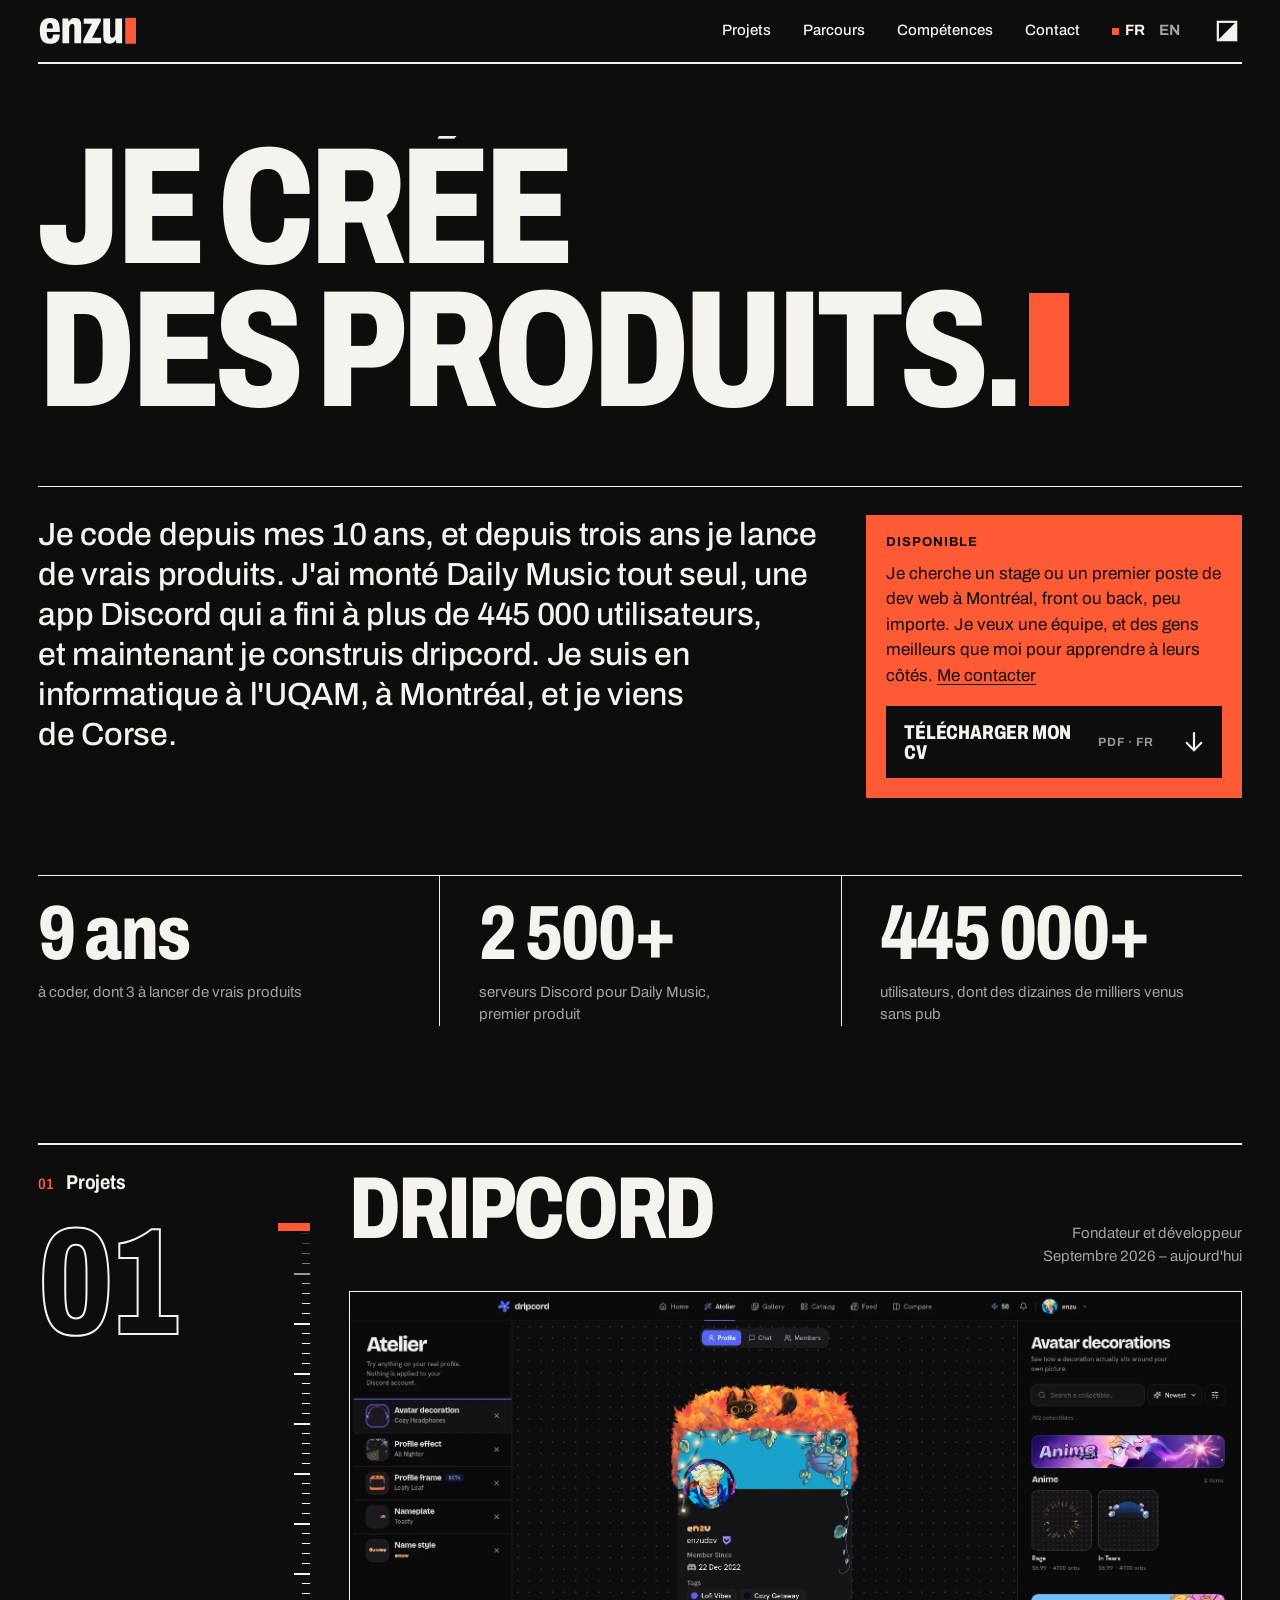
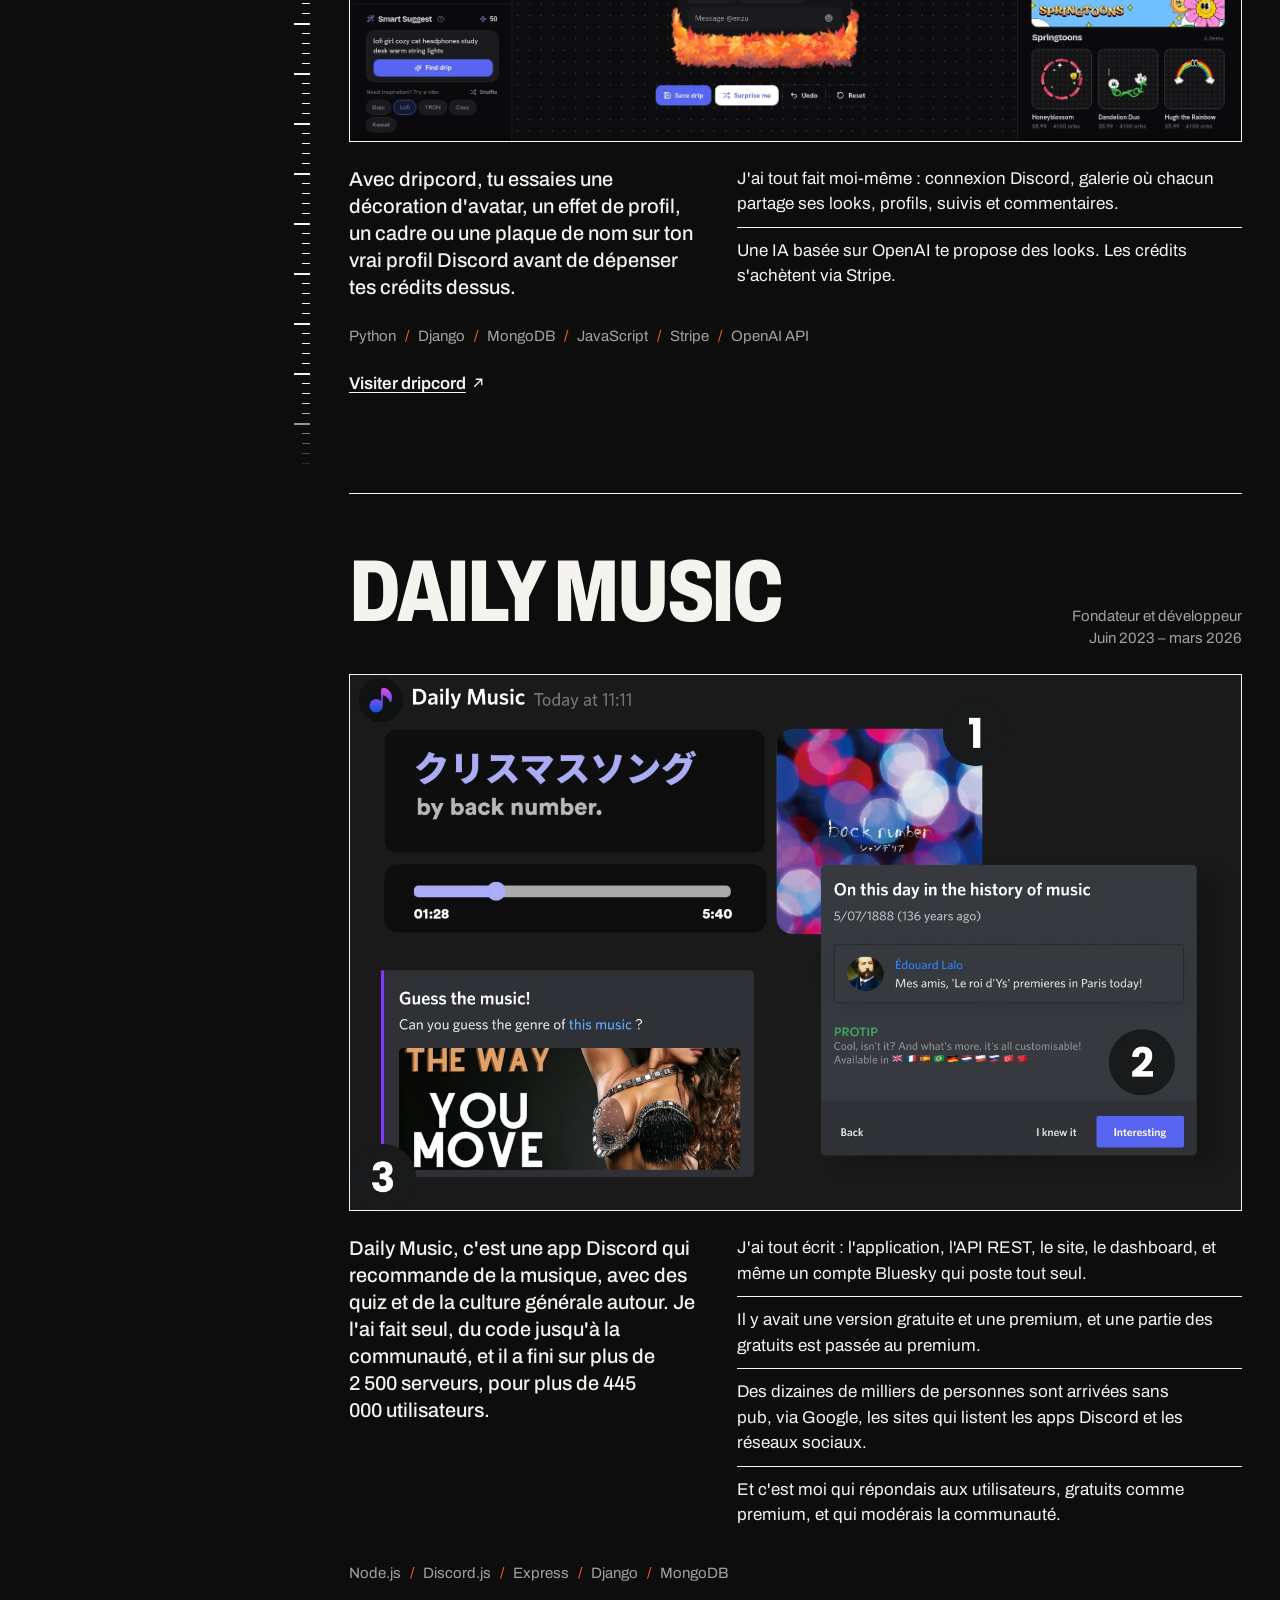
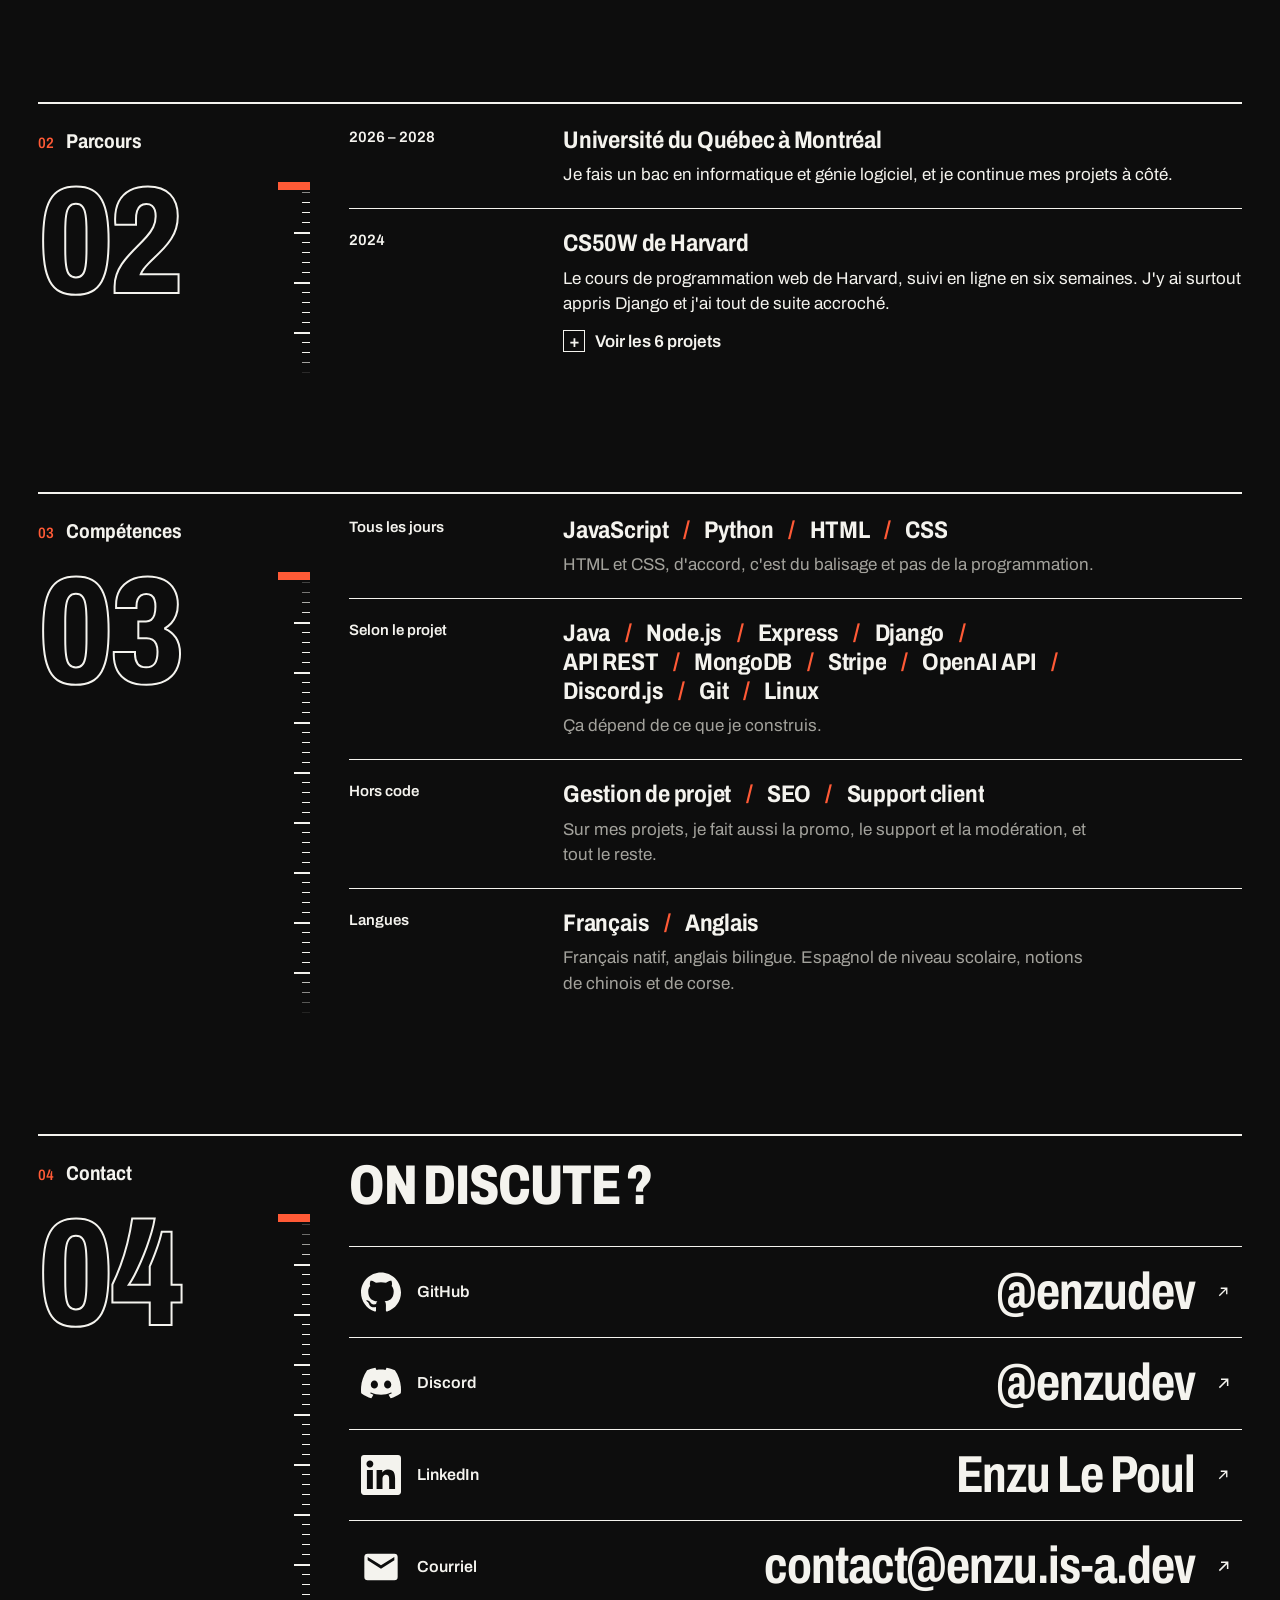
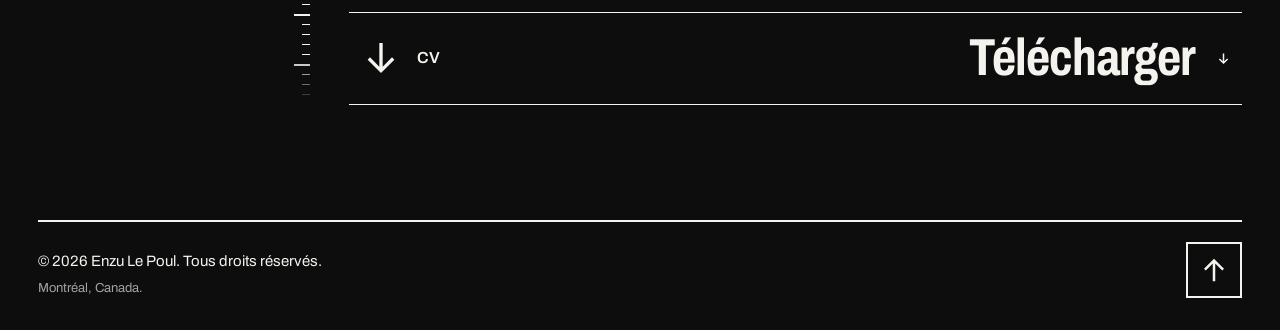
<file: fr/index.html>
<!doctype html>
<html lang="fr">
<head>
<meta charset="utf-8">
<meta name="viewport" content="width=device-width, initial-scale=1">
<title>Enzu Le Poul, développeur full-stack &amp; fondateur à Montréal</title>
<meta name="description" content="Développeur full-stack à Montréal. J&#x27;ai monté Daily Music seul (445 000+ utilisateurs), maintenant dripcord. Je cherche un stage ou un premier poste de dev web.">
<meta name="robots" content="index, follow, max-image-preview:large">
<meta name="author" content="Enzu Le Poul">
<meta name="color-scheme" content="dark light">
<meta name="theme-color" content="##FF5A36">
<link rel="canonical" href="https://enzu.is-a.dev/fr/">
<link rel="alternate" hreflang="en" href="https://enzu.is-a.dev/">
<link rel="alternate" hreflang="fr" href="https://enzu.is-a.dev/fr/">
<link rel="alternate" hreflang="x-default" href="https://enzu.is-a.dev/">
<meta property="og:type" content="website">
<meta property="og:site_name" content="Enzu">
<meta property="og:url" content="https://enzu.is-a.dev/fr/">
<meta property="og:locale" content="fr_CA">
<meta property="og:locale:alternate" content="en_CA">
<meta property="og:title" content="Enzu Le Poul, développeur full-stack &amp; fondateur à Montréal">
<meta property="og:description" content="Je construis des produits web de A à Z : Daily Music (445 000+ utilisateurs, en solo) et maintenant dripcord.">
<meta property="og:image" content="https://enzu.is-a.dev/assets/brand/og-image-fr.png">
<meta property="og:image:type" content="image/png">
<meta property="og:image:width" content="1200">
<meta property="og:image:height" content="630">
<meta property="og:image:alt" content="Enzu, développeur full-stack, en grandes lettres crème sur fond noir avec un curseur orange.">
<meta name="twitter:card" content="summary_large_image">
<meta name="twitter:title" content="Enzu Le Poul, développeur full-stack &amp; fondateur à Montréal">
<meta name="twitter:description" content="Je construis des produits web de A à Z : Daily Music (445 000+ utilisateurs, en solo) et maintenant dripcord.">
<meta name="twitter:image" content="https://enzu.is-a.dev/assets/brand/og-image-fr.png">
<meta name="twitter:image:alt" content="Enzu, développeur full-stack, en grandes lettres crème sur fond noir avec un curseur orange.">
<link rel="icon" href="/favicon.ico" sizes="48x48">
<link rel="icon" href="/favicon.svg" type="image/svg+xml" sizes="any">
<link rel="apple-touch-icon" href="/apple-touch-icon.png">
<link rel="manifest" href="/site.webmanifest">
<link rel="preload" href="/assets/fonts/archivo-latin.woff2" as="font" type="font/woff2" crossorigin>
<link rel="stylesheet" href="/css/style.css">
<script type="application/ld+json">{"@context":"https://schema.org","@graph":[{"@type":"Person","@id":"https://enzu.is-a.dev/#person","name":"Enzu Le Poul","alternateName":"Enzu","url":"https://enzu.is-a.dev/","jobTitle":"Développeur full-stack","description":"Développeur full-stack et fondateur à Montréal. A créé Daily Music, une app Discord à plus de 445 000 utilisateurs, et maintenant dripcord.","address":{"@type":"PostalAddress","addressLocality":"Montréal","addressRegion":"QC","addressCountry":"CA"},"affiliation":{"@type":"CollegeOrUniversity","name":"Université du Québec à Montréal"},"knowsLanguage":["fr","en"],"knowsAbout":["JavaScript","Python","Django","Node.js","MongoDB","REST API","Web development"],"sameAs":["https://github.com/enzudev","https://www.linkedin.com/in/lepoul"]},{"@type":"WebSite","@id":"https://enzu.is-a.dev/#website","url":"https://enzu.is-a.dev/","name":"Enzu","inLanguage":"fr","publisher":{"@id":"https://enzu.is-a.dev/#person"}}]}</script>
<script src="/js/theme.js"></script>
<script src="/js/lang.js"></script>
<script src="/js/motion.js"></script>
<script src="/js/demos.js" defer></script>
</head>
<body id="top">
<div class="wrap">
  <header class="top">
    <a class="brand" href="/fr/"><svg class="logo" viewBox="0 0 209 64" role="img" aria-label="Enzu"><path class="logo-word" transform="translate(1 58) scale(0.1)" d="M245 12Q172 12 124 -16Q76 -44 53 -105Q29 -166 29 -264Q29 -363 54 -423Q79 -484 127 -512Q176 -539 247 -539Q318 -539 364 -514Q410 -488 433 -430Q455 -371 455 -271V-237H177Q177 -189 184 -158Q190 -126 205 -111Q220 -96 246 -96Q263 -96 275 -102Q287 -107 295 -118Q303 -129 307 -147Q310 -164 311 -188H454Q454 -137 440 -100Q427 -62 401 -37Q375 -13 336 0Q297 12 245 12ZM178 -314H306Q306 -346 303 -369Q300 -391 293 -405Q286 -419 275 -425Q263 -431 246 -431Q222 -431 207 -418Q193 -406 186 -380Q179 -354 178 -314Z M511 0V-527H634L643 -461H648Q663 -487 682 -505Q701 -522 725 -531Q750 -539 780 -539Q826 -539 855 -522Q883 -504 897 -470Q911 -436 911 -384V0H766V-349Q766 -364 764 -375Q761 -386 755 -394Q749 -402 740 -407Q731 -411 718 -411Q698 -411 684 -398Q670 -385 662 -361Q655 -338 655 -306V0Z M955 0V-59L1140 -413H966V-527H1330V-471L1144 -115H1338V0Z M1513 12Q1446 12 1414 -27Q1383 -66 1383 -143V-527H1528V-178Q1528 -163 1531 -152Q1534 -141 1540 -133Q1545 -125 1554 -121Q1563 -117 1575 -117Q1597 -117 1611 -130Q1625 -143 1632 -167Q1639 -190 1639 -221V-527H1784V0H1660L1652 -67H1647Q1633 -41 1613 -23Q1593 -6 1568 3Q1544 12 1513 12Z"/><rect class="logo-cover" x="0" y="0" width="186" height="64"/><rect class="logo-caret" x="186.1" y="4.0" width="23.0" height="55.2"/></svg></a>
    <nav class="nav" aria-label="Navigation principale">
      <div class="nav-links">
        <a href="#projets">Projets</a>
        <a href="#parcours">Parcours</a>
        <a href="#competences">Compétences</a>
        <a href="#contact">Contact</a>
      </div>
      <div class="lang-switch" role="group" aria-label="Langue / Language">
        <a class="is-current" aria-current="true" href="/fr/" hreflang="fr" lang="fr">FR</a>
        <a href="/" hreflang="en" lang="en">EN</a>
      </div>
      <button class="theme-toggle" type="button" aria-label="Changer de thème" aria-pressed="false"><svg viewBox="0 0 24 24" aria-hidden="true" focusable="false"><rect x="2" y="2" width="20" height="20" fill="none" stroke="currentColor" stroke-width="2.4"/><path d="M2 2h20L2 22z" fill="currentColor"/></svg></button>
    </nav>
  </header>

  <main>
    <section class="hero">
<h1 aria-label="Je crée des produits."><span aria-hidden="true"><span class="ch">J</span><span class="ch">e</span> <span class="ch">c</span><span class="ch">r</span><span class="ch">é</span><span class="ch">e</span></span><span aria-hidden="true"><span class="ch">d</span><span class="ch">e</span><span class="ch">s</span> <span class="ch">p</span><span class="ch">r</span><span class="ch">o</span><span class="ch">d</span><span class="ch">u</span><span class="ch">i</span><span class="ch">t</span><span class="ch">s</span><span class="ch">.</span></span></h1>
     <div class="grid hero-grid">
        <p class="hero-text">Je code depuis mes 10 ans, et depuis trois ans je lance de vrais produits. J'ai monté Daily Music tout seul, une app Discord qui a fini à plus de 445 000 utilisateurs, et maintenant je construis dripcord. Je suis en informatique à l'UQAM, à Montréal, et je viens de Corse.</p>
        <div class="status">
          <strong>Disponible</strong>
          <p>Je cherche un stage ou un premier poste de dev web à Montréal, front ou back, peu importe. Je veux une équipe, et des gens meilleurs que moi pour apprendre à leurs côtés. <a href="#contact">Me contacter</a></p>
        <a class="cv-btn" href="/assets/cv/CV_FR_ENZU_LE_POUL.pdf" download="CV_FR_ENZU_LE_POUL.pdf" aria-label="Télécharger mon CV en PDF (français)"><span class="cv-label">Télécharger mon CV</span><span class="cv-meta">PDF · FR</span><span class="cv-arrow" aria-hidden="true"><span class="cv-arrow-track"><svg viewBox="0 0 24 24" focusable="false"><path d="M12 21 4 13l1.4-1.4L11 17.2V3h2v14.2l5.6-5.6L20 13z"/></svg><svg viewBox="0 0 24 24" focusable="false"><path d="M12 21 4 13l1.4-1.4L11 17.2V3h2v14.2l5.6-5.6L20 13z"/></svg></span></span></a></div>
      </div>

      <ul class="figures">
        <li><strong>9 ans</strong><span>à coder, dont 3 à lancer de vrais produits</span></li>
        <li><strong>2 500+</strong><span>serveurs Discord pour Daily Music, premier produit</span></li>
        <li><strong>445 000+</strong><span>utilisateurs, dont des dizaines de milliers venus sans pub</span></li>
      </ul>
    </section>

    <section class="section grid" id="projets">
      <h2 class="section-label"><span>01</span>Projets</h2>
      <div class="side" aria-hidden="true"><div class="side-sticky"><span class="side-num">01</span><i class="side-caret"></i></div></div>
      <div class="section-body">
        <article class="project">
          <div class="project-head">
            <h3>dripcord</h3>
            <p class="meta"><span>Fondateur et développeur</span><span>Septembre 2026 – aujourd'hui</span></p>
          </div>
          <a class="shot" href="https://www.dripcord.me"><img src="/assets/screens/dripcord.webp" width="1853" height="933" loading="lazy" alt="Capture de l'atelier de dripcord : un profil Discord avec tout un tas de décorations."></a>
          <div class="grid project-grid">
            <p class="lead">Avec dripcord, tu essaies une décoration d'avatar, un effet de profil, un cadre ou une plaque de nom sur ton vrai profil Discord avant de dépenser tes crédits dessus.</p>
            <ul class="points">
              <li>J'ai tout fait moi-même : connexion Discord, galerie où chacun partage ses looks, profils, suivis et commentaires.</li>
              <li>Une IA basée sur OpenAI te propose des looks. Les crédits s'achètent via Stripe.</li>
            </ul>
            <ul class="slashed tags"><li><span class="tech"><span class="sr">Python</span><span class="roll" aria-hidden="true"><span class="c" data-c="P">P</span><span class="c" data-c="y">y</span><span class="c" data-c="t">t</span><span class="c" data-c="h">h</span><span class="c" data-c="o">o</span><span class="c" data-c="n">n</span></span><span class="tile" aria-hidden="true"><svg viewBox="0 0 24 24" focusable="false"><use href="/assets/tech.svg#python"/></svg><b>Python</b></span></span></li><li><span class="tech"><span class="sr">Django</span><span class="roll" aria-hidden="true"><span class="c" data-c="D">D</span><span class="c" data-c="j">j</span><span class="c" data-c="a">a</span><span class="c" data-c="n">n</span><span class="c" data-c="g">g</span><span class="c" data-c="o">o</span></span><span class="tile" aria-hidden="true"><svg viewBox="0 0 24 24" focusable="false"><use href="/assets/tech.svg#django"/></svg><b>Django</b></span></span></li><li><span class="tech"><span class="sr">MongoDB</span><span class="roll" aria-hidden="true"><span class="c" data-c="M">M</span><span class="c" data-c="o">o</span><span class="c" data-c="n">n</span><span class="c" data-c="g">g</span><span class="c" data-c="o">o</span><span class="c" data-c="D">D</span><span class="c" data-c="B">B</span></span><span class="tile" aria-hidden="true"><svg viewBox="0 0 24 24" focusable="false"><use href="/assets/tech.svg#mongodb"/></svg><b>MongoDB</b></span></span></li><li><span class="tech"><span class="sr">JavaScript</span><span class="roll" aria-hidden="true"><span class="c" data-c="J">J</span><span class="c" data-c="a">a</span><span class="c" data-c="v">v</span><span class="c" data-c="a">a</span><span class="c" data-c="S">S</span><span class="c" data-c="c">c</span><span class="c" data-c="r">r</span><span class="c" data-c="i">i</span><span class="c" data-c="p">p</span><span class="c" data-c="t">t</span></span><span class="tile" aria-hidden="true"><svg viewBox="0 0 24 24" focusable="false"><use href="/assets/tech.svg#javascript"/></svg><b>JavaScript</b></span></span></li><li><span class="tech"><span class="sr">Stripe</span><span class="roll" aria-hidden="true"><span class="c" data-c="S">S</span><span class="c" data-c="t">t</span><span class="c" data-c="r">r</span><span class="c" data-c="i">i</span><span class="c" data-c="p">p</span><span class="c" data-c="e">e</span></span><span class="tile" aria-hidden="true"><svg viewBox="0 0 24 24" focusable="false"><use href="/assets/tech.svg#stripe"/></svg><b>Stripe</b></span></span></li><li><span class="tech"><span class="sr">OpenAI API</span><span class="roll" aria-hidden="true"><span class="c" data-c="O">O</span><span class="c" data-c="p">p</span><span class="c" data-c="e">e</span><span class="c" data-c="n">n</span><span class="c" data-c="A">A</span><span class="c" data-c="I">I</span><span class="c" data-c=" "> </span><span class="c" data-c="A">A</span><span class="c" data-c="P">P</span><span class="c" data-c="I">I</span></span><span class="tile" aria-hidden="true"><svg viewBox="0 0 24 24" focusable="false"><use href="/assets/tech.svg#openai"/></svg><b>OpenAI API</b></span></span></li></ul>
            <p class="link"><a class="out" href="https://www.dripcord.me">Visiter dripcord</a></p>
          </div>
        </article>

        <article class="project">
          <div class="project-head">
            <h3>Daily Music</h3>
            <p class="meta"><span>Fondateur et développeur</span><span>Juin 2023 – mars 2026</span></p>
          </div>
          <figure class="shot">
            <img src="/assets/screens/daily-music.webp" width="1566" height="942" loading="lazy" alt="Capture de Daily Music, l'application Discord pour recommander de la musique.">
          </figure>
          <div class="grid project-grid">
            <p class="lead">Daily Music, c'est une app Discord qui recommande de la musique, avec des quiz et de la culture générale autour. Je l'ai fait seul, du code jusqu'à la communauté, et il a fini sur plus de 2 500 serveurs, pour plus de 445 000 utilisateurs.</p>
            <ul class="points">
              <li>J'ai tout écrit : l'application, l'API REST, le site, le dashboard, et même un compte Bluesky qui poste tout seul.</li>
              <li>Il y avait une version gratuite et une premium, et une partie des gratuits est passée au premium.</li>
              <li>Des dizaines de milliers de personnes sont arrivées sans pub, via Google, les sites qui listent les apps Discord et les réseaux sociaux.</li>
              <li>Et c'est moi qui répondais aux utilisateurs, gratuits comme premium, et qui modérais la communauté.</li>
            </ul>
            <ul class="slashed tags"><li><span class="tech"><span class="sr">Node.js</span><span class="roll" aria-hidden="true"><span class="c" data-c="N">N</span><span class="c" data-c="o">o</span><span class="c" data-c="d">d</span><span class="c" data-c="e">e</span><span class="c" data-c=".">.</span><span class="c" data-c="j">j</span><span class="c" data-c="s">s</span></span><span class="tile" aria-hidden="true"><svg viewBox="0 0 24 24" focusable="false"><use href="/assets/tech.svg#nodejs"/></svg><b>Node.js</b></span></span></li><li><span class="tech"><span class="sr">Discord.js</span><span class="roll" aria-hidden="true"><span class="c" data-c="D">D</span><span class="c" data-c="i">i</span><span class="c" data-c="s">s</span><span class="c" data-c="c">c</span><span class="c" data-c="o">o</span><span class="c" data-c="r">r</span><span class="c" data-c="d">d</span><span class="c" data-c=".">.</span><span class="c" data-c="j">j</span><span class="c" data-c="s">s</span></span><span class="tile" aria-hidden="true"><svg viewBox="0 0 24 24" focusable="false"><use href="/assets/tech.svg#discordjs"/></svg><b>Discord.js</b></span></span></li><li><span class="tech"><span class="sr">Express</span><span class="roll" aria-hidden="true"><span class="c" data-c="E">E</span><span class="c" data-c="x">x</span><span class="c" data-c="p">p</span><span class="c" data-c="r">r</span><span class="c" data-c="e">e</span><span class="c" data-c="s">s</span><span class="c" data-c="s">s</span></span><span class="tile" aria-hidden="true"><svg viewBox="0 0 24 24" focusable="false"><use href="/assets/tech.svg#express"/></svg><b>Express</b></span></span></li><li><span class="tech"><span class="sr">Django</span><span class="roll" aria-hidden="true"><span class="c" data-c="D">D</span><span class="c" data-c="j">j</span><span class="c" data-c="a">a</span><span class="c" data-c="n">n</span><span class="c" data-c="g">g</span><span class="c" data-c="o">o</span></span><span class="tile" aria-hidden="true"><svg viewBox="0 0 24 24" focusable="false"><use href="/assets/tech.svg#django"/></svg><b>Django</b></span></span></li><li><span class="tech"><span class="sr">MongoDB</span><span class="roll" aria-hidden="true"><span class="c" data-c="M">M</span><span class="c" data-c="o">o</span><span class="c" data-c="n">n</span><span class="c" data-c="g">g</span><span class="c" data-c="o">o</span><span class="c" data-c="D">D</span><span class="c" data-c="B">B</span></span><span class="tile" aria-hidden="true"><svg viewBox="0 0 24 24" focusable="false"><use href="/assets/tech.svg#mongodb"/></svg><b>MongoDB</b></span></span></li></ul>
          </div>
        </article>
      </div>
    </section>

    <section class="section grid" id="parcours">
      <h2 class="section-label"><span>02</span>Parcours</h2>
      <div class="side" aria-hidden="true"><div class="side-sticky"><span class="side-num">02</span><i class="side-caret"></i></div></div>
      <div class="section-body">
        <ul class="rows">
          <li>
            <p class="row-key">2026 – 2028</p>
            <div class="row-body">
              <h3 class="row-title">Université du Québec à Montréal</h3>
              <p>Je fais un bac en informatique et génie logiciel, et je continue mes projets à côté.</p>
            </div>
          </li>
          <li>
            <p class="row-key">2024</p>
            <div class="row-body">
              <h3 class="row-title">CS50W de Harvard</h3>
              <p>Le cours de programmation web de Harvard, suivi en ligne en six semaines. J'y ai surtout appris Django et j'ai tout de suite accroché.</p>
              <details class="demos">
                <summary>Voir les 6 projets</summary>
                <ul>
            <li><div class="player" data-youtube="si4aouC2cBw" data-title="Projet final : offres de jeux PC"><svg class="player-poster p-games soft" viewBox="0 0 320 180" aria-hidden="true" focusable="false"><g class="pad"><path d="M96 52H184C198 52 206 64 212 88C216 104 210 114 200 113C190 112 186 100 178 94H102C94 100 90 112 80 113C70 114 64 104 68 88C74 64 82 52 96 52Z"/><path d="M104 66V84M95 75H113"/><circle class="poster-ac" cx="174" cy="68" r="5"/><circle class="poster-ac" cx="187" cy="79" r="5"/></g><g class="badge"><circle class="poster-ac" cx="224" cy="44" r="24"/><text class="poster-tx" x="224" y="50" font-size="16" text-anchor="middle">-70%</text></g></svg><span class="player-title">Voir la démo</span><button class="player-big" type="button" aria-label="Voir la démo"></button></div><strong>Projet final : offres de jeux PC</strong><span>Un site pour trouver les meilleures offres de jeux PC.</span></li>
            <li><div class="player" data-youtube="n7hV5Clmpk0" data-title="Projet 0 : Search"><svg class="player-poster p-search soft" viewBox="0 0 320 180" aria-hidden="true" focusable="false"><path class="poster-dim" d="M64 44H232M64 90H210" stroke-width="5"/><path class="poster-dim" d="M84 67H156" stroke-width="5"/><path class="poster-found" d="M176 67H240" stroke-width="5"/><g class="lens"><circle class="poster-node" cx="118" cy="66" r="30"/><path class="poster-dim" d="M100 56H136" stroke-width="5"/><path class="poster-acline" d="M100 72H128" stroke-width="5"/><path d="M139 87L166 114" stroke-width="8"/></g></svg><span class="player-title">Voir la démo</span><button class="player-big" type="button" aria-label="Voir la démo"></button></div><strong>Projet 0 : Search</strong><span>Un moteur de recherche.</span></li>
            <li><div class="player" data-youtube="pGz2N4Re1jQ" data-title="Projet 1 : Wiki"><svg class="player-poster p-wiki soft" viewBox="0 0 320 180" aria-hidden="true" focusable="false"><path d="M160 40C140 30 110 30 82 38V110C110 102 140 102 160 112C180 102 210 102 238 110V38C210 30 180 30 160 40Z"/><path d="M160 40V112"/><path class="poster-dim write" pathLength="1" d="M98 56H142M98 70H142M98 84H142"/><path class="poster-dim write" pathLength="1" d="M178 56H222M178 70H222"/><path class="poster-acline write" pathLength="1" d="M178 84H206"/><path class="poster-ac ribbon" d="M204 33V68L212 61L220 68V35"/></svg><span class="player-title">Voir la démo</span><button class="player-big" type="button" aria-label="Voir la démo"></button></div><strong>Projet 1 : Wiki</strong><span>Une encyclopédie collaborative.</span></li>
            <li><div class="player" data-youtube="rDbWh5dk-uE" data-title="Projet 2 : Commerce"><svg class="player-poster p-commerce" viewBox="0 0 320 180" aria-hidden="true" focusable="false"><g class="gavel"><g transform="translate(138 50) rotate(35)"><rect x="-32" y="-14" width="64" height="28"/><path d="M0 14V66" stroke-width="8"/></g></g><rect class="poster-lt" x="68" y="114" width="110" height="9"/><g class="bid bid-old poster-dim"><rect x="214" y="76" width="62" height="30"/><text class="poster-lt" x="245" y="98" font-size="18" text-anchor="middle">$120</text></g><g class="bid bid-mid"><rect class="poster-ac" x="214" y="34" width="62" height="30"/><text class="poster-tx" x="245" y="56" font-size="18" text-anchor="middle">$135</text></g><g class="bid bid-new"><rect class="poster-ac" x="214" y="34" width="62" height="30"/><text class="poster-tx" x="245" y="56" font-size="18" text-anchor="middle">$150</text></g></svg><span class="player-title">Voir la démo</span><button class="player-big" type="button" aria-label="Voir la démo"></button></div><strong>Projet 2 : Commerce</strong><span>Un site d&#x27;enchères en ligne.</span></li>
            <li><div class="player" data-youtube="NRFMPSr3vrs" data-title="Projet 3 : Mail"><svg class="player-poster p-mail soft" viewBox="0 0 320 180" aria-hidden="true" focusable="false"><g class="letter"><rect x="114" y="30" width="92" height="64"/><path class="poster-acline" d="M128 46H168" stroke-width="5"/><path class="poster-dim" d="M128 60H190M128 72H178" stroke-width="4"/></g><rect class="poster-node" x="90" y="52" width="140" height="68"/><path d="M90 52L160 98L230 52"/><path class="poster-dim" d="M90 120L136 82M230 120L184 82"/><circle class="poster-ac" cx="230" cy="52" r="14"/><text class="poster-tx" x="230" y="58" font-size="16" text-anchor="middle">1</text></svg><span class="player-title">Voir la démo</span><button class="player-big" type="button" aria-label="Voir la démo"></button></div><strong>Projet 3 : Mail</strong><span>Un client mail.</span></li>
            <li><div class="player" data-youtube="U3xiYPVjqHM" data-title="Projet 4 : Network"><svg class="player-poster p-network" viewBox="0 0 320 180" aria-hidden="true" focusable="false"><path class="poster-dim links" d="M160 72L96 46M160 72L228 42M160 72L82 102M160 72L240 102M160 72L160 24M96 46L82 102M228 42L240 102" stroke-width="2.5"/><circle class="poster-node" cx="96" cy="46" r="9"/><circle class="poster-node" cx="228" cy="42" r="11"/><circle class="poster-node" cx="82" cy="102" r="8"/><circle class="poster-node" cx="240" cy="102" r="10"/><circle class="poster-node" cx="160" cy="24" r="7"/><circle class="poster-ring" cx="160" cy="72" r="17"/><circle class="poster-ac" cx="160" cy="72" r="17"/></svg><span class="player-title">Voir la démo</span><button class="player-big" type="button" aria-label="Voir la démo"></button></div><strong>Projet 4 : Network</strong><span>Un petit réseau social.</span></li>
                </ul>
              </details>
            </div>
          </li>
        </ul>
      </div>
    </section>

    <section class="section grid" id="competences">
      <h2 class="section-label"><span>03</span>Compétences</h2>
      <div class="side" aria-hidden="true"><div class="side-sticky"><span class="side-num">03</span><i class="side-caret"></i></div></div>
      <div class="section-body">
        <ul class="rows">
          <li>
            <p class="row-key">Tous les jours</p>
            <div class="row-body">
              <ul class="slashed row-title"><li><span class="tech"><span class="sr">JavaScript</span><span class="roll" aria-hidden="true"><span class="c" data-c="J">J</span><span class="c" data-c="a">a</span><span class="c" data-c="v">v</span><span class="c" data-c="a">a</span><span class="c" data-c="S">S</span><span class="c" data-c="c">c</span><span class="c" data-c="r">r</span><span class="c" data-c="i">i</span><span class="c" data-c="p">p</span><span class="c" data-c="t">t</span></span><span class="tile" aria-hidden="true"><svg viewBox="0 0 24 24" focusable="false"><use href="/assets/tech.svg#javascript"/></svg><b>JavaScript</b></span></span></li><li><span class="tech"><span class="sr">Python</span><span class="roll" aria-hidden="true"><span class="c" data-c="P">P</span><span class="c" data-c="y">y</span><span class="c" data-c="t">t</span><span class="c" data-c="h">h</span><span class="c" data-c="o">o</span><span class="c" data-c="n">n</span></span><span class="tile" aria-hidden="true"><svg viewBox="0 0 24 24" focusable="false"><use href="/assets/tech.svg#python"/></svg><b>Python</b></span></span></li><li><span class="tech"><span class="sr">HTML</span><span class="roll" aria-hidden="true"><span class="c" data-c="H">H</span><span class="c" data-c="T">T</span><span class="c" data-c="M">M</span><span class="c" data-c="L">L</span></span><span class="tile" aria-hidden="true"><svg viewBox="0 0 24 24" focusable="false"><use href="/assets/tech.svg#html5"/></svg><b>HTML</b></span></span></li><li><span class="tech"><span class="sr">CSS</span><span class="roll" aria-hidden="true"><span class="c" data-c="C">C</span><span class="c" data-c="S">S</span><span class="c" data-c="S">S</span></span><span class="tile" aria-hidden="true"><svg viewBox="0 0 24 24" focusable="false"><use href="/assets/tech.svg#css3"/></svg><b>CSS</b></span></span></li></ul>
              <p class="note">HTML et CSS, d'accord, c'est du balisage et pas de la programmation.</p>
            </div>
          </li>
          <li>
            <p class="row-key">Selon le projet</p>
            <div class="row-body">
              <ul class="slashed row-title"><li><span class="tech"><span class="sr">Java</span><span class="roll" aria-hidden="true"><span class="c" data-c="J">J</span><span class="c" data-c="a">a</span><span class="c" data-c="v">v</span><span class="c" data-c="a">a</span></span><span class="tile" aria-hidden="true"><svg viewBox="0 0 24 24" focusable="false"><use href="/assets/tech.svg#java"/></svg><b>Java</b></span></span></li><li><span class="tech"><span class="sr">Node.js</span><span class="roll" aria-hidden="true"><span class="c" data-c="N">N</span><span class="c" data-c="o">o</span><span class="c" data-c="d">d</span><span class="c" data-c="e">e</span><span class="c" data-c=".">.</span><span class="c" data-c="j">j</span><span class="c" data-c="s">s</span></span><span class="tile" aria-hidden="true"><svg viewBox="0 0 24 24" focusable="false"><use href="/assets/tech.svg#nodejs"/></svg><b>Node.js</b></span></span></li><li><span class="tech"><span class="sr">Express</span><span class="roll" aria-hidden="true"><span class="c" data-c="E">E</span><span class="c" data-c="x">x</span><span class="c" data-c="p">p</span><span class="c" data-c="r">r</span><span class="c" data-c="e">e</span><span class="c" data-c="s">s</span><span class="c" data-c="s">s</span></span><span class="tile" aria-hidden="true"><svg viewBox="0 0 24 24" focusable="false"><use href="/assets/tech.svg#express"/></svg><b>Express</b></span></span></li><li><span class="tech"><span class="sr">Django</span><span class="roll" aria-hidden="true"><span class="c" data-c="D">D</span><span class="c" data-c="j">j</span><span class="c" data-c="a">a</span><span class="c" data-c="n">n</span><span class="c" data-c="g">g</span><span class="c" data-c="o">o</span></span><span class="tile" aria-hidden="true"><svg viewBox="0 0 24 24" focusable="false"><use href="/assets/tech.svg#django"/></svg><b>Django</b></span></span></li><li><span class="tech"><span class="sr">API REST</span><span class="roll" aria-hidden="true"><span class="c" data-c="A">A</span><span class="c" data-c="P">P</span><span class="c" data-c="I">I</span><span class="c" data-c=" "> </span><span class="c" data-c="R">R</span><span class="c" data-c="E">E</span><span class="c" data-c="S">S</span><span class="c" data-c="T">T</span></span><span class="tile" aria-hidden="true"><svg viewBox="0 0 24 24" focusable="false"><use href="/assets/tech.svg#rest"/></svg><b>API REST</b></span></span></li><li><span class="tech"><span class="sr">MongoDB</span><span class="roll" aria-hidden="true"><span class="c" data-c="M">M</span><span class="c" data-c="o">o</span><span class="c" data-c="n">n</span><span class="c" data-c="g">g</span><span class="c" data-c="o">o</span><span class="c" data-c="D">D</span><span class="c" data-c="B">B</span></span><span class="tile" aria-hidden="true"><svg viewBox="0 0 24 24" focusable="false"><use href="/assets/tech.svg#mongodb"/></svg><b>MongoDB</b></span></span></li><li><span class="tech"><span class="sr">Stripe</span><span class="roll" aria-hidden="true"><span class="c" data-c="S">S</span><span class="c" data-c="t">t</span><span class="c" data-c="r">r</span><span class="c" data-c="i">i</span><span class="c" data-c="p">p</span><span class="c" data-c="e">e</span></span><span class="tile" aria-hidden="true"><svg viewBox="0 0 24 24" focusable="false"><use href="/assets/tech.svg#stripe"/></svg><b>Stripe</b></span></span></li><li><span class="tech"><span class="sr">OpenAI API</span><span class="roll" aria-hidden="true"><span class="c" data-c="O">O</span><span class="c" data-c="p">p</span><span class="c" data-c="e">e</span><span class="c" data-c="n">n</span><span class="c" data-c="A">A</span><span class="c" data-c="I">I</span><span class="c" data-c=" "> </span><span class="c" data-c="A">A</span><span class="c" data-c="P">P</span><span class="c" data-c="I">I</span></span><span class="tile" aria-hidden="true"><svg viewBox="0 0 24 24" focusable="false"><use href="/assets/tech.svg#openai"/></svg><b>OpenAI API</b></span></span></li><li><span class="tech"><span class="sr">Discord.js</span><span class="roll" aria-hidden="true"><span class="c" data-c="D">D</span><span class="c" data-c="i">i</span><span class="c" data-c="s">s</span><span class="c" data-c="c">c</span><span class="c" data-c="o">o</span><span class="c" data-c="r">r</span><span class="c" data-c="d">d</span><span class="c" data-c=".">.</span><span class="c" data-c="j">j</span><span class="c" data-c="s">s</span></span><span class="tile" aria-hidden="true"><svg viewBox="0 0 24 24" focusable="false"><use href="/assets/tech.svg#discordjs"/></svg><b>Discord.js</b></span></span></li><li><span class="tech"><span class="sr">Git</span><span class="roll" aria-hidden="true"><span class="c" data-c="G">G</span><span class="c" data-c="i">i</span><span class="c" data-c="t">t</span></span><span class="tile" aria-hidden="true"><svg viewBox="0 0 24 24" focusable="false"><use href="/assets/tech.svg#git"/></svg><b>Git</b></span></span></li><li><span class="tech"><span class="sr">Linux</span><span class="roll" aria-hidden="true"><span class="c" data-c="L">L</span><span class="c" data-c="i">i</span><span class="c" data-c="n">n</span><span class="c" data-c="u">u</span><span class="c" data-c="x">x</span></span><span class="tile" aria-hidden="true"><svg viewBox="0 0 24 24" focusable="false"><use href="/assets/tech.svg#linux"/></svg><b>Linux</b></span></span></li></ul>
              <p class="note">Ça dépend de ce que je construis.</p>
            </div>
          </li>
          <li>
            <p class="row-key">Hors code</p>
            <div class="row-body">
              <ul class="slashed row-title"><li><span class="tech"><span class="sr">Gestion de projet</span><span class="roll" aria-hidden="true"><span class="c" data-c="G">G</span><span class="c" data-c="e">e</span><span class="c" data-c="s">s</span><span class="c" data-c="t">t</span><span class="c" data-c="i">i</span><span class="c" data-c="o">o</span><span class="c" data-c="n">n</span><span class="c" data-c=" "> </span><span class="c" data-c="d">d</span><span class="c" data-c="e">e</span><span class="c" data-c=" "> </span><span class="c" data-c="p">p</span><span class="c" data-c="r">r</span><span class="c" data-c="o">o</span><span class="c" data-c="j">j</span><span class="c" data-c="e">e</span><span class="c" data-c="t">t</span></span><span class="tile" aria-hidden="true"><svg viewBox="0 0 24 24" focusable="false"><use href="/assets/tech.svg#project"/></svg><b>Gestion de projet</b></span></span></li><li><span class="tech"><span class="sr">SEO</span><span class="roll" aria-hidden="true"><span class="c" data-c="S">S</span><span class="c" data-c="E">E</span><span class="c" data-c="O">O</span></span><span class="tile" aria-hidden="true"><svg viewBox="0 0 24 24" focusable="false"><use href="/assets/tech.svg#seo"/></svg><b>SEO</b></span></span></li><li><span class="tech"><span class="sr">Support client</span><span class="roll" aria-hidden="true"><span class="c" data-c="S">S</span><span class="c" data-c="u">u</span><span class="c" data-c="p">p</span><span class="c" data-c="p">p</span><span class="c" data-c="o">o</span><span class="c" data-c="r">r</span><span class="c" data-c="t">t</span><span class="c" data-c=" "> </span><span class="c" data-c="c">c</span><span class="c" data-c="l">l</span><span class="c" data-c="i">i</span><span class="c" data-c="e">e</span><span class="c" data-c="n">n</span><span class="c" data-c="t">t</span></span><span class="tile" aria-hidden="true"><svg viewBox="0 0 24 24" focusable="false"><use href="/assets/tech.svg#support"/></svg><b>Support client</b></span></span></li></ul>
              <p class="note">Sur mes projets, je fait aussi la promo, le support et la modération, et tout le reste.</p>
            </div>
          </li>
          <li>
            <p class="row-key">Langues</p>
            <div class="row-body">
              <ul class="slashed row-title"><li><span class="tech"><span class="sr">Français</span><span class="roll" aria-hidden="true"><span class="c" data-c="F">F</span><span class="c" data-c="r">r</span><span class="c" data-c="a">a</span><span class="c" data-c="n">n</span><span class="c" data-c="ç">ç</span><span class="c" data-c="a">a</span><span class="c" data-c="i">i</span><span class="c" data-c="s">s</span></span><span class="tile" aria-hidden="true"><svg class="flag" viewBox="0 0 60 40" focusable="false"><use href="/assets/tech.svg#flag-fr"/></svg><b>Français</b></span></span></li><li><span class="tech"><span class="sr">Anglais</span><span class="roll" aria-hidden="true"><span class="c" data-c="A">A</span><span class="c" data-c="n">n</span><span class="c" data-c="g">g</span><span class="c" data-c="l">l</span><span class="c" data-c="a">a</span><span class="c" data-c="i">i</span><span class="c" data-c="s">s</span></span><span class="tile" aria-hidden="true"><svg class="flag" viewBox="0 0 60 40" focusable="false"><use href="/assets/tech.svg#flag-uk"/></svg><b>Anglais</b></span></span></li></ul>
              <p class="note">Français natif, anglais bilingue. Espagnol de niveau scolaire, notions de chinois et de corse.</p>
            </div>
          </li>
        </ul>
      </div>
    </section>

    <section class="section grid" id="contact">
      <h2 class="section-label"><span>04</span>Contact</h2>
      <div class="side" aria-hidden="true"><div class="side-sticky"><span class="side-num">04</span><i class="side-caret"></i></div></div>
      <div class="section-body">
        <p class="contact-intro">On discute ?</p>
        <ul class="contact-list">
          <li><a class="contact-link" href="https://github.com/enzudev" target="_blank"><svg viewBox="0 0 24 24" aria-hidden="true" focusable="false"><path d="M12 .297c-6.63 0-12 5.373-12 12 0 5.303 3.438 9.8 8.205 11.385.6.113.82-.258.82-.577 0-.285-.01-1.04-.015-2.04-3.338.724-4.042-1.61-4.042-1.61C4.422 18.07 3.633 17.7 3.633 17.7c-1.087-.744.084-.729.084-.729 1.205.084 1.838 1.236 1.838 1.236 1.07 1.835 2.809 1.305 3.495.998.108-.776.417-1.305.76-1.605-2.665-.3-5.466-1.332-5.466-5.93 0-1.31.465-2.38 1.235-3.22-.135-.303-.54-1.523.105-3.176 0 0 1.005-.322 3.3 1.23.96-.267 1.98-.399 3-.405 1.02.006 2.04.138 3 .405 2.28-1.552 3.285-1.23 3.285-1.23.645 1.653.24 2.873.12 3.176.765.84 1.23 1.91 1.23 3.22 0 4.61-2.805 5.625-5.475 5.92.42.36.81 1.096.81 2.22 0 1.606-.015 2.896-.015 3.286 0 .315.21.69.825.57C20.565 22.092 24 17.592 24 12.297c0-6.627-5.373-12-12-12"/></svg><span class="contact-label">GitHub</span><strong>@enzudev</strong><span class="marquee" aria-hidden="true"><span class="marquee-track"><span class="marquee-group"><span>@enzudev</span><svg viewBox="0 0 24 24" aria-hidden="true" focusable="false"><path d="M12 .297c-6.63 0-12 5.373-12 12 0 5.303 3.438 9.8 8.205 11.385.6.113.82-.258.82-.577 0-.285-.01-1.04-.015-2.04-3.338.724-4.042-1.61-4.042-1.61C4.422 18.07 3.633 17.7 3.633 17.7c-1.087-.744.084-.729.084-.729 1.205.084 1.838 1.236 1.838 1.236 1.07 1.835 2.809 1.305 3.495.998.108-.776.417-1.305.76-1.605-2.665-.3-5.466-1.332-5.466-5.93 0-1.31.465-2.38 1.235-3.22-.135-.303-.54-1.523.105-3.176 0 0 1.005-.322 3.3 1.23.96-.267 1.98-.399 3-.405 1.02.006 2.04.138 3 .405 2.28-1.552 3.285-1.23 3.285-1.23.645 1.653.24 2.873.12 3.176.765.84 1.23 1.91 1.23 3.22 0 4.61-2.805 5.625-5.475 5.92.42.36.81 1.096.81 2.22 0 1.606-.015 2.896-.015 3.286 0 .315.21.69.825.57C20.565 22.092 24 17.592 24 12.297c0-6.627-5.373-12-12-12"/></svg><span>@enzudev</span><svg viewBox="0 0 24 24" aria-hidden="true" focusable="false"><path d="M12 .297c-6.63 0-12 5.373-12 12 0 5.303 3.438 9.8 8.205 11.385.6.113.82-.258.82-.577 0-.285-.01-1.04-.015-2.04-3.338.724-4.042-1.61-4.042-1.61C4.422 18.07 3.633 17.7 3.633 17.7c-1.087-.744.084-.729.084-.729 1.205.084 1.838 1.236 1.838 1.236 1.07 1.835 2.809 1.305 3.495.998.108-.776.417-1.305.76-1.605-2.665-.3-5.466-1.332-5.466-5.93 0-1.31.465-2.38 1.235-3.22-.135-.303-.54-1.523.105-3.176 0 0 1.005-.322 3.3 1.23.96-.267 1.98-.399 3-.405 1.02.006 2.04.138 3 .405 2.28-1.552 3.285-1.23 3.285-1.23.645 1.653.24 2.873.12 3.176.765.84 1.23 1.91 1.23 3.22 0 4.61-2.805 5.625-5.475 5.92.42.36.81 1.096.81 2.22 0 1.606-.015 2.896-.015 3.286 0 .315.21.69.825.57C20.565 22.092 24 17.592 24 12.297c0-6.627-5.373-12-12-12"/></svg><span>@enzudev</span><svg viewBox="0 0 24 24" aria-hidden="true" focusable="false"><path d="M12 .297c-6.63 0-12 5.373-12 12 0 5.303 3.438 9.8 8.205 11.385.6.113.82-.258.82-.577 0-.285-.01-1.04-.015-2.04-3.338.724-4.042-1.61-4.042-1.61C4.422 18.07 3.633 17.7 3.633 17.7c-1.087-.744.084-.729.084-.729 1.205.084 1.838 1.236 1.838 1.236 1.07 1.835 2.809 1.305 3.495.998.108-.776.417-1.305.76-1.605-2.665-.3-5.466-1.332-5.466-5.93 0-1.31.465-2.38 1.235-3.22-.135-.303-.54-1.523.105-3.176 0 0 1.005-.322 3.3 1.23.96-.267 1.98-.399 3-.405 1.02.006 2.04.138 3 .405 2.28-1.552 3.285-1.23 3.285-1.23.645 1.653.24 2.873.12 3.176.765.84 1.23 1.91 1.23 3.22 0 4.61-2.805 5.625-5.475 5.92.42.36.81 1.096.81 2.22 0 1.606-.015 2.896-.015 3.286 0 .315.21.69.825.57C20.565 22.092 24 17.592 24 12.297c0-6.627-5.373-12-12-12"/></svg><span>@enzudev</span><svg viewBox="0 0 24 24" aria-hidden="true" focusable="false"><path d="M12 .297c-6.63 0-12 5.373-12 12 0 5.303 3.438 9.8 8.205 11.385.6.113.82-.258.82-.577 0-.285-.01-1.04-.015-2.04-3.338.724-4.042-1.61-4.042-1.61C4.422 18.07 3.633 17.7 3.633 17.7c-1.087-.744.084-.729.084-.729 1.205.084 1.838 1.236 1.838 1.236 1.07 1.835 2.809 1.305 3.495.998.108-.776.417-1.305.76-1.605-2.665-.3-5.466-1.332-5.466-5.93 0-1.31.465-2.38 1.235-3.22-.135-.303-.54-1.523.105-3.176 0 0 1.005-.322 3.3 1.23.96-.267 1.98-.399 3-.405 1.02.006 2.04.138 3 .405 2.28-1.552 3.285-1.23 3.285-1.23.645 1.653.24 2.873.12 3.176.765.84 1.23 1.91 1.23 3.22 0 4.61-2.805 5.625-5.475 5.92.42.36.81 1.096.81 2.22 0 1.606-.015 2.896-.015 3.286 0 .315.21.69.825.57C20.565 22.092 24 17.592 24 12.297c0-6.627-5.373-12-12-12"/></svg></span><span class="marquee-group"><span>@enzudev</span><svg viewBox="0 0 24 24" aria-hidden="true" focusable="false"><path d="M12 .297c-6.63 0-12 5.373-12 12 0 5.303 3.438 9.8 8.205 11.385.6.113.82-.258.82-.577 0-.285-.01-1.04-.015-2.04-3.338.724-4.042-1.61-4.042-1.61C4.422 18.07 3.633 17.7 3.633 17.7c-1.087-.744.084-.729.084-.729 1.205.084 1.838 1.236 1.838 1.236 1.07 1.835 2.809 1.305 3.495.998.108-.776.417-1.305.76-1.605-2.665-.3-5.466-1.332-5.466-5.93 0-1.31.465-2.38 1.235-3.22-.135-.303-.54-1.523.105-3.176 0 0 1.005-.322 3.3 1.23.96-.267 1.98-.399 3-.405 1.02.006 2.04.138 3 .405 2.28-1.552 3.285-1.23 3.285-1.23.645 1.653.24 2.873.12 3.176.765.84 1.23 1.91 1.23 3.22 0 4.61-2.805 5.625-5.475 5.92.42.36.81 1.096.81 2.22 0 1.606-.015 2.896-.015 3.286 0 .315.21.69.825.57C20.565 22.092 24 17.592 24 12.297c0-6.627-5.373-12-12-12"/></svg><span>@enzudev</span><svg viewBox="0 0 24 24" aria-hidden="true" focusable="false"><path d="M12 .297c-6.63 0-12 5.373-12 12 0 5.303 3.438 9.8 8.205 11.385.6.113.82-.258.82-.577 0-.285-.01-1.04-.015-2.04-3.338.724-4.042-1.61-4.042-1.61C4.422 18.07 3.633 17.7 3.633 17.7c-1.087-.744.084-.729.084-.729 1.205.084 1.838 1.236 1.838 1.236 1.07 1.835 2.809 1.305 3.495.998.108-.776.417-1.305.76-1.605-2.665-.3-5.466-1.332-5.466-5.93 0-1.31.465-2.38 1.235-3.22-.135-.303-.54-1.523.105-3.176 0 0 1.005-.322 3.3 1.23.96-.267 1.98-.399 3-.405 1.02.006 2.04.138 3 .405 2.28-1.552 3.285-1.23 3.285-1.23.645 1.653.24 2.873.12 3.176.765.84 1.23 1.91 1.23 3.22 0 4.61-2.805 5.625-5.475 5.92.42.36.81 1.096.81 2.22 0 1.606-.015 2.896-.015 3.286 0 .315.21.69.825.57C20.565 22.092 24 17.592 24 12.297c0-6.627-5.373-12-12-12"/></svg><span>@enzudev</span><svg viewBox="0 0 24 24" aria-hidden="true" focusable="false"><path d="M12 .297c-6.63 0-12 5.373-12 12 0 5.303 3.438 9.8 8.205 11.385.6.113.82-.258.82-.577 0-.285-.01-1.04-.015-2.04-3.338.724-4.042-1.61-4.042-1.61C4.422 18.07 3.633 17.7 3.633 17.7c-1.087-.744.084-.729.084-.729 1.205.084 1.838 1.236 1.838 1.236 1.07 1.835 2.809 1.305 3.495.998.108-.776.417-1.305.76-1.605-2.665-.3-5.466-1.332-5.466-5.93 0-1.31.465-2.38 1.235-3.22-.135-.303-.54-1.523.105-3.176 0 0 1.005-.322 3.3 1.23.96-.267 1.98-.399 3-.405 1.02.006 2.04.138 3 .405 2.28-1.552 3.285-1.23 3.285-1.23.645 1.653.24 2.873.12 3.176.765.84 1.23 1.91 1.23 3.22 0 4.61-2.805 5.625-5.475 5.92.42.36.81 1.096.81 2.22 0 1.606-.015 2.896-.015 3.286 0 .315.21.69.825.57C20.565 22.092 24 17.592 24 12.297c0-6.627-5.373-12-12-12"/></svg><span>@enzudev</span><svg viewBox="0 0 24 24" aria-hidden="true" focusable="false"><path d="M12 .297c-6.63 0-12 5.373-12 12 0 5.303 3.438 9.8 8.205 11.385.6.113.82-.258.82-.577 0-.285-.01-1.04-.015-2.04-3.338.724-4.042-1.61-4.042-1.61C4.422 18.07 3.633 17.7 3.633 17.7c-1.087-.744.084-.729.084-.729 1.205.084 1.838 1.236 1.838 1.236 1.07 1.835 2.809 1.305 3.495.998.108-.776.417-1.305.76-1.605-2.665-.3-5.466-1.332-5.466-5.93 0-1.31.465-2.38 1.235-3.22-.135-.303-.54-1.523.105-3.176 0 0 1.005-.322 3.3 1.23.96-.267 1.98-.399 3-.405 1.02.006 2.04.138 3 .405 2.28-1.552 3.285-1.23 3.285-1.23.645 1.653.24 2.873.12 3.176.765.84 1.23 1.91 1.23 3.22 0 4.61-2.805 5.625-5.475 5.92.42.36.81 1.096.81 2.22 0 1.606-.015 2.896-.015 3.286 0 .315.21.69.825.57C20.565 22.092 24 17.592 24 12.297c0-6.627-5.373-12-12-12"/></svg></span></span></span></a></li>
          <li><a class="contact-link" href="https://discord.com/users/1055478076013817936" target="_blank"><svg viewBox="0 0 24 24" aria-hidden="true" focusable="false"><path d="M20.317 4.3698a19.7913 19.7913 0 00-4.8851-1.5152.0741.0741 0 00-.0785.0371c-.211.3753-.4447.8648-.6083 1.2495-1.8447-.2762-3.68-.2762-5.4868 0-.1636-.3933-.4058-.8742-.6177-1.2495a.077.077 0 00-.0785-.037 19.7363 19.7363 0 00-4.8852 1.515.0699.0699 0 00-.0321.0277C.5334 9.0458-.319 13.5799.0992 18.0578a.0824.0824 0 00.0312.0561c2.0528 1.5076 4.0413 2.4228 5.9929 3.0294a.0777.0777 0 00.0842-.0276c.4616-.6304.8731-1.2952 1.226-1.9942a.076.076 0 00-.0416-.1057c-.6528-.2476-1.2743-.5495-1.8722-.8923a.077.077 0 01-.0076-.1277c.1258-.0943.2517-.1923.3718-.2914a.0743.0743 0 01.0776-.0105c3.9278 1.7933 8.18 1.7933 12.0614 0a.0739.0739 0 01.0785.0095c.1202.099.246.1981.3728.2924a.077.077 0 01-.0066.1276 12.2986 12.2986 0 01-1.873.8914.0766.0766 0 00-.0407.1067c.3604.698.7719 1.3628 1.225 1.9932a.076.076 0 00.0842.0286c1.961-.6067 3.9495-1.5219 6.0023-3.0294a.077.077 0 00.0313-.0552c.5004-5.177-.8382-9.6739-3.5485-13.6604a.061.061 0 00-.0312-.0286zM8.02 15.3312c-1.1825 0-2.1569-1.0857-2.1569-2.419 0-1.3332.9555-2.4189 2.157-2.4189 1.2108 0 2.1757 1.0952 2.1568 2.419 0 1.3332-.9555 2.4189-2.1569 2.4189zm7.9748 0c-1.1825 0-2.1569-1.0857-2.1569-2.419 0-1.3332.9554-2.4189 2.1569-2.4189 1.2108 0 2.1757 1.0952 2.1568 2.419 0 1.3332-.946 2.4189-2.1568 2.4189Z"/></svg><span class="contact-label">Discord</span><strong>@enzudev</strong><span class="marquee" aria-hidden="true"><span class="marquee-track"><span class="marquee-group"><span>@enzudev</span><svg viewBox="0 0 24 24" aria-hidden="true" focusable="false"><path d="M20.317 4.3698a19.7913 19.7913 0 00-4.8851-1.5152.0741.0741 0 00-.0785.0371c-.211.3753-.4447.8648-.6083 1.2495-1.8447-.2762-3.68-.2762-5.4868 0-.1636-.3933-.4058-.8742-.6177-1.2495a.077.077 0 00-.0785-.037 19.7363 19.7363 0 00-4.8852 1.515.0699.0699 0 00-.0321.0277C.5334 9.0458-.319 13.5799.0992 18.0578a.0824.0824 0 00.0312.0561c2.0528 1.5076 4.0413 2.4228 5.9929 3.0294a.0777.0777 0 00.0842-.0276c.4616-.6304.8731-1.2952 1.226-1.9942a.076.076 0 00-.0416-.1057c-.6528-.2476-1.2743-.5495-1.8722-.8923a.077.077 0 01-.0076-.1277c.1258-.0943.2517-.1923.3718-.2914a.0743.0743 0 01.0776-.0105c3.9278 1.7933 8.18 1.7933 12.0614 0a.0739.0739 0 01.0785.0095c.1202.099.246.1981.3728.2924a.077.077 0 01-.0066.1276 12.2986 12.2986 0 01-1.873.8914.0766.0766 0 00-.0407.1067c.3604.698.7719 1.3628 1.225 1.9932a.076.076 0 00.0842.0286c1.961-.6067 3.9495-1.5219 6.0023-3.0294a.077.077 0 00.0313-.0552c.5004-5.177-.8382-9.6739-3.5485-13.6604a.061.061 0 00-.0312-.0286zM8.02 15.3312c-1.1825 0-2.1569-1.0857-2.1569-2.419 0-1.3332.9555-2.4189 2.157-2.4189 1.2108 0 2.1757 1.0952 2.1568 2.419 0 1.3332-.9555 2.4189-2.1569 2.4189zm7.9748 0c-1.1825 0-2.1569-1.0857-2.1569-2.419 0-1.3332.9554-2.4189 2.1569-2.4189 1.2108 0 2.1757 1.0952 2.1568 2.419 0 1.3332-.946 2.4189-2.1568 2.4189Z"/></svg><span>@enzudev</span><svg viewBox="0 0 24 24" aria-hidden="true" focusable="false"><path d="M20.317 4.3698a19.7913 19.7913 0 00-4.8851-1.5152.0741.0741 0 00-.0785.0371c-.211.3753-.4447.8648-.6083 1.2495-1.8447-.2762-3.68-.2762-5.4868 0-.1636-.3933-.4058-.8742-.6177-1.2495a.077.077 0 00-.0785-.037 19.7363 19.7363 0 00-4.8852 1.515.0699.0699 0 00-.0321.0277C.5334 9.0458-.319 13.5799.0992 18.0578a.0824.0824 0 00.0312.0561c2.0528 1.5076 4.0413 2.4228 5.9929 3.0294a.0777.0777 0 00.0842-.0276c.4616-.6304.8731-1.2952 1.226-1.9942a.076.076 0 00-.0416-.1057c-.6528-.2476-1.2743-.5495-1.8722-.8923a.077.077 0 01-.0076-.1277c.1258-.0943.2517-.1923.3718-.2914a.0743.0743 0 01.0776-.0105c3.9278 1.7933 8.18 1.7933 12.0614 0a.0739.0739 0 01.0785.0095c.1202.099.246.1981.3728.2924a.077.077 0 01-.0066.1276 12.2986 12.2986 0 01-1.873.8914.0766.0766 0 00-.0407.1067c.3604.698.7719 1.3628 1.225 1.9932a.076.076 0 00.0842.0286c1.961-.6067 3.9495-1.5219 6.0023-3.0294a.077.077 0 00.0313-.0552c.5004-5.177-.8382-9.6739-3.5485-13.6604a.061.061 0 00-.0312-.0286zM8.02 15.3312c-1.1825 0-2.1569-1.0857-2.1569-2.419 0-1.3332.9555-2.4189 2.157-2.4189 1.2108 0 2.1757 1.0952 2.1568 2.419 0 1.3332-.9555 2.4189-2.1569 2.4189zm7.9748 0c-1.1825 0-2.1569-1.0857-2.1569-2.419 0-1.3332.9554-2.4189 2.1569-2.4189 1.2108 0 2.1757 1.0952 2.1568 2.419 0 1.3332-.946 2.4189-2.1568 2.4189Z"/></svg><span>@enzudev</span><svg viewBox="0 0 24 24" aria-hidden="true" focusable="false"><path d="M20.317 4.3698a19.7913 19.7913 0 00-4.8851-1.5152.0741.0741 0 00-.0785.0371c-.211.3753-.4447.8648-.6083 1.2495-1.8447-.2762-3.68-.2762-5.4868 0-.1636-.3933-.4058-.8742-.6177-1.2495a.077.077 0 00-.0785-.037 19.7363 19.7363 0 00-4.8852 1.515.0699.0699 0 00-.0321.0277C.5334 9.0458-.319 13.5799.0992 18.0578a.0824.0824 0 00.0312.0561c2.0528 1.5076 4.0413 2.4228 5.9929 3.0294a.0777.0777 0 00.0842-.0276c.4616-.6304.8731-1.2952 1.226-1.9942a.076.076 0 00-.0416-.1057c-.6528-.2476-1.2743-.5495-1.8722-.8923a.077.077 0 01-.0076-.1277c.1258-.0943.2517-.1923.3718-.2914a.0743.0743 0 01.0776-.0105c3.9278 1.7933 8.18 1.7933 12.0614 0a.0739.0739 0 01.0785.0095c.1202.099.246.1981.3728.2924a.077.077 0 01-.0066.1276 12.2986 12.2986 0 01-1.873.8914.0766.0766 0 00-.0407.1067c.3604.698.7719 1.3628 1.225 1.9932a.076.076 0 00.0842.0286c1.961-.6067 3.9495-1.5219 6.0023-3.0294a.077.077 0 00.0313-.0552c.5004-5.177-.8382-9.6739-3.5485-13.6604a.061.061 0 00-.0312-.0286zM8.02 15.3312c-1.1825 0-2.1569-1.0857-2.1569-2.419 0-1.3332.9555-2.4189 2.157-2.4189 1.2108 0 2.1757 1.0952 2.1568 2.419 0 1.3332-.9555 2.4189-2.1569 2.4189zm7.9748 0c-1.1825 0-2.1569-1.0857-2.1569-2.419 0-1.3332.9554-2.4189 2.1569-2.4189 1.2108 0 2.1757 1.0952 2.1568 2.419 0 1.3332-.946 2.4189-2.1568 2.4189Z"/></svg><span>@enzudev</span><svg viewBox="0 0 24 24" aria-hidden="true" focusable="false"><path d="M20.317 4.3698a19.7913 19.7913 0 00-4.8851-1.5152.0741.0741 0 00-.0785.0371c-.211.3753-.4447.8648-.6083 1.2495-1.8447-.2762-3.68-.2762-5.4868 0-.1636-.3933-.4058-.8742-.6177-1.2495a.077.077 0 00-.0785-.037 19.7363 19.7363 0 00-4.8852 1.515.0699.0699 0 00-.0321.0277C.5334 9.0458-.319 13.5799.0992 18.0578a.0824.0824 0 00.0312.0561c2.0528 1.5076 4.0413 2.4228 5.9929 3.0294a.0777.0777 0 00.0842-.0276c.4616-.6304.8731-1.2952 1.226-1.9942a.076.076 0 00-.0416-.1057c-.6528-.2476-1.2743-.5495-1.8722-.8923a.077.077 0 01-.0076-.1277c.1258-.0943.2517-.1923.3718-.2914a.0743.0743 0 01.0776-.0105c3.9278 1.7933 8.18 1.7933 12.0614 0a.0739.0739 0 01.0785.0095c.1202.099.246.1981.3728.2924a.077.077 0 01-.0066.1276 12.2986 12.2986 0 01-1.873.8914.0766.0766 0 00-.0407.1067c.3604.698.7719 1.3628 1.225 1.9932a.076.076 0 00.0842.0286c1.961-.6067 3.9495-1.5219 6.0023-3.0294a.077.077 0 00.0313-.0552c.5004-5.177-.8382-9.6739-3.5485-13.6604a.061.061 0 00-.0312-.0286zM8.02 15.3312c-1.1825 0-2.1569-1.0857-2.1569-2.419 0-1.3332.9555-2.4189 2.157-2.4189 1.2108 0 2.1757 1.0952 2.1568 2.419 0 1.3332-.9555 2.4189-2.1569 2.4189zm7.9748 0c-1.1825 0-2.1569-1.0857-2.1569-2.419 0-1.3332.9554-2.4189 2.1569-2.4189 1.2108 0 2.1757 1.0952 2.1568 2.419 0 1.3332-.946 2.4189-2.1568 2.4189Z"/></svg></span><span class="marquee-group"><span>@enzudev</span><svg viewBox="0 0 24 24" aria-hidden="true" focusable="false"><path d="M20.317 4.3698a19.7913 19.7913 0 00-4.8851-1.5152.0741.0741 0 00-.0785.0371c-.211.3753-.4447.8648-.6083 1.2495-1.8447-.2762-3.68-.2762-5.4868 0-.1636-.3933-.4058-.8742-.6177-1.2495a.077.077 0 00-.0785-.037 19.7363 19.7363 0 00-4.8852 1.515.0699.0699 0 00-.0321.0277C.5334 9.0458-.319 13.5799.0992 18.0578a.0824.0824 0 00.0312.0561c2.0528 1.5076 4.0413 2.4228 5.9929 3.0294a.0777.0777 0 00.0842-.0276c.4616-.6304.8731-1.2952 1.226-1.9942a.076.076 0 00-.0416-.1057c-.6528-.2476-1.2743-.5495-1.8722-.8923a.077.077 0 01-.0076-.1277c.1258-.0943.2517-.1923.3718-.2914a.0743.0743 0 01.0776-.0105c3.9278 1.7933 8.18 1.7933 12.0614 0a.0739.0739 0 01.0785.0095c.1202.099.246.1981.3728.2924a.077.077 0 01-.0066.1276 12.2986 12.2986 0 01-1.873.8914.0766.0766 0 00-.0407.1067c.3604.698.7719 1.3628 1.225 1.9932a.076.076 0 00.0842.0286c1.961-.6067 3.9495-1.5219 6.0023-3.0294a.077.077 0 00.0313-.0552c.5004-5.177-.8382-9.6739-3.5485-13.6604a.061.061 0 00-.0312-.0286zM8.02 15.3312c-1.1825 0-2.1569-1.0857-2.1569-2.419 0-1.3332.9555-2.4189 2.157-2.4189 1.2108 0 2.1757 1.0952 2.1568 2.419 0 1.3332-.9555 2.4189-2.1569 2.4189zm7.9748 0c-1.1825 0-2.1569-1.0857-2.1569-2.419 0-1.3332.9554-2.4189 2.1569-2.4189 1.2108 0 2.1757 1.0952 2.1568 2.419 0 1.3332-.946 2.4189-2.1568 2.4189Z"/></svg><span>@enzudev</span><svg viewBox="0 0 24 24" aria-hidden="true" focusable="false"><path d="M20.317 4.3698a19.7913 19.7913 0 00-4.8851-1.5152.0741.0741 0 00-.0785.0371c-.211.3753-.4447.8648-.6083 1.2495-1.8447-.2762-3.68-.2762-5.4868 0-.1636-.3933-.4058-.8742-.6177-1.2495a.077.077 0 00-.0785-.037 19.7363 19.7363 0 00-4.8852 1.515.0699.0699 0 00-.0321.0277C.5334 9.0458-.319 13.5799.0992 18.0578a.0824.0824 0 00.0312.0561c2.0528 1.5076 4.0413 2.4228 5.9929 3.0294a.0777.0777 0 00.0842-.0276c.4616-.6304.8731-1.2952 1.226-1.9942a.076.076 0 00-.0416-.1057c-.6528-.2476-1.2743-.5495-1.8722-.8923a.077.077 0 01-.0076-.1277c.1258-.0943.2517-.1923.3718-.2914a.0743.0743 0 01.0776-.0105c3.9278 1.7933 8.18 1.7933 12.0614 0a.0739.0739 0 01.0785.0095c.1202.099.246.1981.3728.2924a.077.077 0 01-.0066.1276 12.2986 12.2986 0 01-1.873.8914.0766.0766 0 00-.0407.1067c.3604.698.7719 1.3628 1.225 1.9932a.076.076 0 00.0842.0286c1.961-.6067 3.9495-1.5219 6.0023-3.0294a.077.077 0 00.0313-.0552c.5004-5.177-.8382-9.6739-3.5485-13.6604a.061.061 0 00-.0312-.0286zM8.02 15.3312c-1.1825 0-2.1569-1.0857-2.1569-2.419 0-1.3332.9555-2.4189 2.157-2.4189 1.2108 0 2.1757 1.0952 2.1568 2.419 0 1.3332-.9555 2.4189-2.1569 2.4189zm7.9748 0c-1.1825 0-2.1569-1.0857-2.1569-2.419 0-1.3332.9554-2.4189 2.1569-2.4189 1.2108 0 2.1757 1.0952 2.1568 2.419 0 1.3332-.946 2.4189-2.1568 2.4189Z"/></svg><span>@enzudev</span><svg viewBox="0 0 24 24" aria-hidden="true" focusable="false"><path d="M20.317 4.3698a19.7913 19.7913 0 00-4.8851-1.5152.0741.0741 0 00-.0785.0371c-.211.3753-.4447.8648-.6083 1.2495-1.8447-.2762-3.68-.2762-5.4868 0-.1636-.3933-.4058-.8742-.6177-1.2495a.077.077 0 00-.0785-.037 19.7363 19.7363 0 00-4.8852 1.515.0699.0699 0 00-.0321.0277C.5334 9.0458-.319 13.5799.0992 18.0578a.0824.0824 0 00.0312.0561c2.0528 1.5076 4.0413 2.4228 5.9929 3.0294a.0777.0777 0 00.0842-.0276c.4616-.6304.8731-1.2952 1.226-1.9942a.076.076 0 00-.0416-.1057c-.6528-.2476-1.2743-.5495-1.8722-.8923a.077.077 0 01-.0076-.1277c.1258-.0943.2517-.1923.3718-.2914a.0743.0743 0 01.0776-.0105c3.9278 1.7933 8.18 1.7933 12.0614 0a.0739.0739 0 01.0785.0095c.1202.099.246.1981.3728.2924a.077.077 0 01-.0066.1276 12.2986 12.2986 0 01-1.873.8914.0766.0766 0 00-.0407.1067c.3604.698.7719 1.3628 1.225 1.9932a.076.076 0 00.0842.0286c1.961-.6067 3.9495-1.5219 6.0023-3.0294a.077.077 0 00.0313-.0552c.5004-5.177-.8382-9.6739-3.5485-13.6604a.061.061 0 00-.0312-.0286zM8.02 15.3312c-1.1825 0-2.1569-1.0857-2.1569-2.419 0-1.3332.9555-2.4189 2.157-2.4189 1.2108 0 2.1757 1.0952 2.1568 2.419 0 1.3332-.9555 2.4189-2.1569 2.4189zm7.9748 0c-1.1825 0-2.1569-1.0857-2.1569-2.419 0-1.3332.9554-2.4189 2.1569-2.4189 1.2108 0 2.1757 1.0952 2.1568 2.419 0 1.3332-.946 2.4189-2.1568 2.4189Z"/></svg><span>@enzudev</span><svg viewBox="0 0 24 24" aria-hidden="true" focusable="false"><path d="M20.317 4.3698a19.7913 19.7913 0 00-4.8851-1.5152.0741.0741 0 00-.0785.0371c-.211.3753-.4447.8648-.6083 1.2495-1.8447-.2762-3.68-.2762-5.4868 0-.1636-.3933-.4058-.8742-.6177-1.2495a.077.077 0 00-.0785-.037 19.7363 19.7363 0 00-4.8852 1.515.0699.0699 0 00-.0321.0277C.5334 9.0458-.319 13.5799.0992 18.0578a.0824.0824 0 00.0312.0561c2.0528 1.5076 4.0413 2.4228 5.9929 3.0294a.0777.0777 0 00.0842-.0276c.4616-.6304.8731-1.2952 1.226-1.9942a.076.076 0 00-.0416-.1057c-.6528-.2476-1.2743-.5495-1.8722-.8923a.077.077 0 01-.0076-.1277c.1258-.0943.2517-.1923.3718-.2914a.0743.0743 0 01.0776-.0105c3.9278 1.7933 8.18 1.7933 12.0614 0a.0739.0739 0 01.0785.0095c.1202.099.246.1981.3728.2924a.077.077 0 01-.0066.1276 12.2986 12.2986 0 01-1.873.8914.0766.0766 0 00-.0407.1067c.3604.698.7719 1.3628 1.225 1.9932a.076.076 0 00.0842.0286c1.961-.6067 3.9495-1.5219 6.0023-3.0294a.077.077 0 00.0313-.0552c.5004-5.177-.8382-9.6739-3.5485-13.6604a.061.061 0 00-.0312-.0286zM8.02 15.3312c-1.1825 0-2.1569-1.0857-2.1569-2.419 0-1.3332.9555-2.4189 2.157-2.4189 1.2108 0 2.1757 1.0952 2.1568 2.419 0 1.3332-.9555 2.4189-2.1569 2.4189zm7.9748 0c-1.1825 0-2.1569-1.0857-2.1569-2.419 0-1.3332.9554-2.4189 2.1569-2.4189 1.2108 0 2.1757 1.0952 2.1568 2.419 0 1.3332-.946 2.4189-2.1568 2.4189Z"/></svg></span></span></span></a></li>
          <li><a class="contact-link" href="https://www.linkedin.com/in/lepoul" target="_blank"><svg viewBox="0 0 24 24" aria-hidden="true" focusable="false"><path d="M20.447 20.452h-3.554v-5.569c0-1.328-.027-3.037-1.852-3.037-1.853 0-2.136 1.445-2.136 2.939v5.667H9.351V9h3.414v1.561h.046c.477-.9 1.637-1.85 3.37-1.85 3.601 0 4.267 2.37 4.267 5.455v6.286zM5.337 7.433c-1.144 0-2.063-.926-2.063-2.065 0-1.138.92-2.063 2.063-2.063 1.14 0 2.064.925 2.064 2.063 0 1.139-.925 2.065-2.064 2.065zm1.782 13.019H3.555V9h3.564v11.452zM22.225 0H1.771C.792 0 0 .774 0 1.729v20.542C0 23.227.792 24 1.771 24h20.451C23.2 24 24 23.227 24 22.271V1.729C24 .774 23.2 0 22.222 0h.003z"/></svg><span class="contact-label">LinkedIn</span><strong>Enzu Le Poul</strong><span class="marquee" aria-hidden="true"><span class="marquee-track"><span class="marquee-group"><span>Enzu Le Poul</span><svg viewBox="0 0 24 24" aria-hidden="true" focusable="false"><path d="M20.447 20.452h-3.554v-5.569c0-1.328-.027-3.037-1.852-3.037-1.853 0-2.136 1.445-2.136 2.939v5.667H9.351V9h3.414v1.561h.046c.477-.9 1.637-1.85 3.37-1.85 3.601 0 4.267 2.37 4.267 5.455v6.286zM5.337 7.433c-1.144 0-2.063-.926-2.063-2.065 0-1.138.92-2.063 2.063-2.063 1.14 0 2.064.925 2.064 2.063 0 1.139-.925 2.065-2.064 2.065zm1.782 13.019H3.555V9h3.564v11.452zM22.225 0H1.771C.792 0 0 .774 0 1.729v20.542C0 23.227.792 24 1.771 24h20.451C23.2 24 24 23.227 24 22.271V1.729C24 .774 23.2 0 22.222 0h.003z"/></svg><span>Enzu Le Poul</span><svg viewBox="0 0 24 24" aria-hidden="true" focusable="false"><path d="M20.447 20.452h-3.554v-5.569c0-1.328-.027-3.037-1.852-3.037-1.853 0-2.136 1.445-2.136 2.939v5.667H9.351V9h3.414v1.561h.046c.477-.9 1.637-1.85 3.37-1.85 3.601 0 4.267 2.37 4.267 5.455v6.286zM5.337 7.433c-1.144 0-2.063-.926-2.063-2.065 0-1.138.92-2.063 2.063-2.063 1.14 0 2.064.925 2.064 2.063 0 1.139-.925 2.065-2.064 2.065zm1.782 13.019H3.555V9h3.564v11.452zM22.225 0H1.771C.792 0 0 .774 0 1.729v20.542C0 23.227.792 24 1.771 24h20.451C23.2 24 24 23.227 24 22.271V1.729C24 .774 23.2 0 22.222 0h.003z"/></svg><span>Enzu Le Poul</span><svg viewBox="0 0 24 24" aria-hidden="true" focusable="false"><path d="M20.447 20.452h-3.554v-5.569c0-1.328-.027-3.037-1.852-3.037-1.853 0-2.136 1.445-2.136 2.939v5.667H9.351V9h3.414v1.561h.046c.477-.9 1.637-1.85 3.37-1.85 3.601 0 4.267 2.37 4.267 5.455v6.286zM5.337 7.433c-1.144 0-2.063-.926-2.063-2.065 0-1.138.92-2.063 2.063-2.063 1.14 0 2.064.925 2.064 2.063 0 1.139-.925 2.065-2.064 2.065zm1.782 13.019H3.555V9h3.564v11.452zM22.225 0H1.771C.792 0 0 .774 0 1.729v20.542C0 23.227.792 24 1.771 24h20.451C23.2 24 24 23.227 24 22.271V1.729C24 .774 23.2 0 22.222 0h.003z"/></svg><span>Enzu Le Poul</span><svg viewBox="0 0 24 24" aria-hidden="true" focusable="false"><path d="M20.447 20.452h-3.554v-5.569c0-1.328-.027-3.037-1.852-3.037-1.853 0-2.136 1.445-2.136 2.939v5.667H9.351V9h3.414v1.561h.046c.477-.9 1.637-1.85 3.37-1.85 3.601 0 4.267 2.37 4.267 5.455v6.286zM5.337 7.433c-1.144 0-2.063-.926-2.063-2.065 0-1.138.92-2.063 2.063-2.063 1.14 0 2.064.925 2.064 2.063 0 1.139-.925 2.065-2.064 2.065zm1.782 13.019H3.555V9h3.564v11.452zM22.225 0H1.771C.792 0 0 .774 0 1.729v20.542C0 23.227.792 24 1.771 24h20.451C23.2 24 24 23.227 24 22.271V1.729C24 .774 23.2 0 22.222 0h.003z"/></svg></span><span class="marquee-group"><span>Enzu Le Poul</span><svg viewBox="0 0 24 24" aria-hidden="true" focusable="false"><path d="M20.447 20.452h-3.554v-5.569c0-1.328-.027-3.037-1.852-3.037-1.853 0-2.136 1.445-2.136 2.939v5.667H9.351V9h3.414v1.561h.046c.477-.9 1.637-1.85 3.37-1.85 3.601 0 4.267 2.37 4.267 5.455v6.286zM5.337 7.433c-1.144 0-2.063-.926-2.063-2.065 0-1.138.92-2.063 2.063-2.063 1.14 0 2.064.925 2.064 2.063 0 1.139-.925 2.065-2.064 2.065zm1.782 13.019H3.555V9h3.564v11.452zM22.225 0H1.771C.792 0 0 .774 0 1.729v20.542C0 23.227.792 24 1.771 24h20.451C23.2 24 24 23.227 24 22.271V1.729C24 .774 23.2 0 22.222 0h.003z"/></svg><span>Enzu Le Poul</span><svg viewBox="0 0 24 24" aria-hidden="true" focusable="false"><path d="M20.447 20.452h-3.554v-5.569c0-1.328-.027-3.037-1.852-3.037-1.853 0-2.136 1.445-2.136 2.939v5.667H9.351V9h3.414v1.561h.046c.477-.9 1.637-1.85 3.37-1.85 3.601 0 4.267 2.37 4.267 5.455v6.286zM5.337 7.433c-1.144 0-2.063-.926-2.063-2.065 0-1.138.92-2.063 2.063-2.063 1.14 0 2.064.925 2.064 2.063 0 1.139-.925 2.065-2.064 2.065zm1.782 13.019H3.555V9h3.564v11.452zM22.225 0H1.771C.792 0 0 .774 0 1.729v20.542C0 23.227.792 24 1.771 24h20.451C23.2 24 24 23.227 24 22.271V1.729C24 .774 23.2 0 22.222 0h.003z"/></svg><span>Enzu Le Poul</span><svg viewBox="0 0 24 24" aria-hidden="true" focusable="false"><path d="M20.447 20.452h-3.554v-5.569c0-1.328-.027-3.037-1.852-3.037-1.853 0-2.136 1.445-2.136 2.939v5.667H9.351V9h3.414v1.561h.046c.477-.9 1.637-1.85 3.37-1.85 3.601 0 4.267 2.37 4.267 5.455v6.286zM5.337 7.433c-1.144 0-2.063-.926-2.063-2.065 0-1.138.92-2.063 2.063-2.063 1.14 0 2.064.925 2.064 2.063 0 1.139-.925 2.065-2.064 2.065zm1.782 13.019H3.555V9h3.564v11.452zM22.225 0H1.771C.792 0 0 .774 0 1.729v20.542C0 23.227.792 24 1.771 24h20.451C23.2 24 24 23.227 24 22.271V1.729C24 .774 23.2 0 22.222 0h.003z"/></svg><span>Enzu Le Poul</span><svg viewBox="0 0 24 24" aria-hidden="true" focusable="false"><path d="M20.447 20.452h-3.554v-5.569c0-1.328-.027-3.037-1.852-3.037-1.853 0-2.136 1.445-2.136 2.939v5.667H9.351V9h3.414v1.561h.046c.477-.9 1.637-1.85 3.37-1.85 3.601 0 4.267 2.37 4.267 5.455v6.286zM5.337 7.433c-1.144 0-2.063-.926-2.063-2.065 0-1.138.92-2.063 2.063-2.063 1.14 0 2.064.925 2.064 2.063 0 1.139-.925 2.065-2.064 2.065zm1.782 13.019H3.555V9h3.564v11.452zM22.225 0H1.771C.792 0 0 .774 0 1.729v20.542C0 23.227.792 24 1.771 24h20.451C23.2 24 24 23.227 24 22.271V1.729C24 .774 23.2 0 22.222 0h.003z"/></svg></span></span></span></a></li>
          <li><a class="contact-link" href="mailto:contact@enzu.is-a.dev"><svg viewBox="0 0 24 24" aria-hidden="true" focusable="false"><path d="M20 4H4a2 2 0 0 0-2 2v12a2 2 0 0 0 2 2h16a2 2 0 0 0 2-2V6a2 2 0 0 0-2-2zm0 4-8 5-8-5V6l8 5 8-5z"/></svg><span class="contact-label">Courriel</span><strong>contact@enzu.is-a.dev</strong><span class="marquee" aria-hidden="true"><span class="marquee-track"><span class="marquee-group"><span>contact@enzu.is-a.dev</span><svg viewBox="0 0 24 24" aria-hidden="true" focusable="false"><path d="M20 4H4a2 2 0 0 0-2 2v12a2 2 0 0 0 2 2h16a2 2 0 0 0 2-2V6a2 2 0 0 0-2-2zm0 4-8 5-8-5V6l8 5 8-5z"/></svg><span>contact@enzu.is-a.dev</span><svg viewBox="0 0 24 24" aria-hidden="true" focusable="false"><path d="M20 4H4a2 2 0 0 0-2 2v12a2 2 0 0 0 2 2h16a2 2 0 0 0 2-2V6a2 2 0 0 0-2-2zm0 4-8 5-8-5V6l8 5 8-5z"/></svg><span>contact@enzu.is-a.dev</span><svg viewBox="0 0 24 24" aria-hidden="true" focusable="false"><path d="M20 4H4a2 2 0 0 0-2 2v12a2 2 0 0 0 2 2h16a2 2 0 0 0 2-2V6a2 2 0 0 0-2-2zm0 4-8 5-8-5V6l8 5 8-5z"/></svg><span>contact@enzu.is-a.dev</span><svg viewBox="0 0 24 24" aria-hidden="true" focusable="false"><path d="M20 4H4a2 2 0 0 0-2 2v12a2 2 0 0 0 2 2h16a2 2 0 0 0 2-2V6a2 2 0 0 0-2-2zm0 4-8 5-8-5V6l8 5 8-5z"/></svg></span><span class="marquee-group"><span>contact@enzu.is-a.dev</span><svg viewBox="0 0 24 24" aria-hidden="true" focusable="false"><path d="M20 4H4a2 2 0 0 0-2 2v12a2 2 0 0 0 2 2h16a2 2 0 0 0 2-2V6a2 2 0 0 0-2-2zm0 4-8 5-8-5V6l8 5 8-5z"/></svg><span>contact@enzu.is-a.dev</span><svg viewBox="0 0 24 24" aria-hidden="true" focusable="false"><path d="M20 4H4a2 2 0 0 0-2 2v12a2 2 0 0 0 2 2h16a2 2 0 0 0 2-2V6a2 2 0 0 0-2-2zm0 4-8 5-8-5V6l8 5 8-5z"/></svg><span>contact@enzu.is-a.dev</span><svg viewBox="0 0 24 24" aria-hidden="true" focusable="false"><path d="M20 4H4a2 2 0 0 0-2 2v12a2 2 0 0 0 2 2h16a2 2 0 0 0 2-2V6a2 2 0 0 0-2-2zm0 4-8 5-8-5V6l8 5 8-5z"/></svg><span>contact@enzu.is-a.dev</span><svg viewBox="0 0 24 24" aria-hidden="true" focusable="false"><path d="M20 4H4a2 2 0 0 0-2 2v12a2 2 0 0 0 2 2h16a2 2 0 0 0 2-2V6a2 2 0 0 0-2-2zm0 4-8 5-8-5V6l8 5 8-5z"/></svg></span></span></span></a></li><li><a class="contact-link" href="/assets/cv/CV_FR_ENZU_LE_POUL.pdf" download="CV_FR_ENZU_LE_POUL.pdf"><svg viewBox="0 0 24 24" aria-hidden="true" focusable="false"><path d="M12 21 4 13l1.4-1.4L11 17.2V3h2v14.2l5.6-5.6L20 13z"/></svg><span class="contact-label">CV</span><strong>Télécharger</strong><span class="marquee" aria-hidden="true"><span class="marquee-track"><span class="marquee-group"><span>Télécharger</span><svg viewBox="0 0 24 24" aria-hidden="true" focusable="false"><path d="M12 21 4 13l1.4-1.4L11 17.2V3h2v14.2l5.6-5.6L20 13z"/></svg><span>Télécharger</span><svg viewBox="0 0 24 24" aria-hidden="true" focusable="false"><path d="M12 21 4 13l1.4-1.4L11 17.2V3h2v14.2l5.6-5.6L20 13z"/></svg><span>Télécharger</span><svg viewBox="0 0 24 24" aria-hidden="true" focusable="false"><path d="M12 21 4 13l1.4-1.4L11 17.2V3h2v14.2l5.6-5.6L20 13z"/></svg><span>Télécharger</span><svg viewBox="0 0 24 24" aria-hidden="true" focusable="false"><path d="M12 21 4 13l1.4-1.4L11 17.2V3h2v14.2l5.6-5.6L20 13z"/></svg></span><span class="marquee-group"><span>Télécharger</span><svg viewBox="0 0 24 24" aria-hidden="true" focusable="false"><path d="M12 21 4 13l1.4-1.4L11 17.2V3h2v14.2l5.6-5.6L20 13z"/></svg><span>Télécharger</span><svg viewBox="0 0 24 24" aria-hidden="true" focusable="false"><path d="M12 21 4 13l1.4-1.4L11 17.2V3h2v14.2l5.6-5.6L20 13z"/></svg><span>Télécharger</span><svg viewBox="0 0 24 24" aria-hidden="true" focusable="false"><path d="M12 21 4 13l1.4-1.4L11 17.2V3h2v14.2l5.6-5.6L20 13z"/></svg><span>Télécharger</span><svg viewBox="0 0 24 24" aria-hidden="true" focusable="false"><path d="M12 21 4 13l1.4-1.4L11 17.2V3h2v14.2l5.6-5.6L20 13z"/></svg></span></span></span></a></li>
        </ul>
      </div>
    </section>
  </main>

  <footer class="foot">
    <div class="legal">
      <p>© 2026 Enzu Le Poul. Tous droits réservés.</p>
      <p>Montréal, Canada.</p>
    </div>
    <a class="to-top" href="#top" aria-label="Haut de page" title="Haut de page"><span class="to-top-track"><svg viewBox="0 0 24 24" aria-hidden="true" focusable="false"><path d="M12 3 4 11l1.4 1.4L11 6.800V21h2V6.800l5.600 5.600L20 11z"/></svg><svg viewBox="0 0 24 24" aria-hidden="true" focusable="false"><path d="M12 3 4 11l1.4 1.4L11 6.800V21h2V6.800l5.600 5.600L20 11z"/></svg></span></a>
  </footer>
</div>
</body>
</html>
</file>
<file: css/style.css>
@font-face {
  font-family: "Archivo";
  src: url("/assets/fonts/archivo-latin.woff2") format("woff2");
  font-weight: 100 900;
  font-stretch: 62% 125%;
  font-display: swap;
}

:root {
  --paper: #0d0d0d;
  --ink: #f4f3ee;
  --muted: #a3a29c;
  --accent: #ff5a36;
  --on-accent: #0d0d0d;
  --frame: #1a1a1a;
  --gutter: clamp(16px, 3vw, 40px);
  --max: 1360px;
  --down: url("data:image/svg+xml,%3Csvg xmlns='http://www.w3.org/2000/svg' viewBox='0 0 16 16' fill='none' stroke='black' stroke-width='1.8'%3E%3Cpath d='M8 2v11M3 8.5l5 5 5-5'/%3E%3C/svg%3E");
  --arrow: url("data:image/svg+xml,%3Csvg xmlns='http://www.w3.org/2000/svg' viewBox='0 0 16 16' fill='none' stroke='black' stroke-width='1.8'%3E%3Cpath d='M3 13 13 3M5 3h8v8'/%3E%3C/svg%3E");
  color-scheme: dark;
}

:root[data-theme="light"] {
  --paper: #f4f3ee;
  --ink: #0d0d0d;
  --muted: #5f5e59;
  --accent: #ff3b14;
  --frame: #0d0d0d;
  color-scheme: light;
}

*,
*::before,
*::after {
  box-sizing: border-box;
}

html {
  scroll-behavior: smooth;
  scroll-padding-top: 24px;
}

::selection {
  background: var(--accent);
  color: var(--on-accent);
}

body {
  margin: 0;
  background: var(--paper);
  color: var(--ink);
  font-family: "Archivo", system-ui, -apple-system, "Segoe UI", sans-serif;
  font-size: 1.0625rem;
  line-height: 1.5;
  font-variant-numeric: tabular-nums;
  -webkit-font-smoothing: antialiased;
}

a {
  color: inherit;
  text-decoration: underline;
  text-decoration-thickness: 1px;
  text-underline-offset: 0.2em;
}

a:hover {
  color: var(--accent);
}

:focus-visible {
  outline: 3px solid var(--accent);
  outline-offset: 3px;
}

.status :focus-visible {
  outline-color: var(--on-accent);
}


h1,
h2,
h3,
p,
ul {
  margin: 0;
}

p,
li {
  text-wrap: pretty;
}

ul {
  padding: 0;
  list-style: none;
}

.wrap {
  max-width: var(--max);
  margin: 0 auto;
  padding: 0 var(--gutter);
}

.top {
  display: flex;
  align-items: center;
  justify-content: space-between;
  gap: 16px;
  padding: 16px 0;
  border-bottom: 2px solid var(--ink);
}

.brand {
  display: inline-flex;
  text-decoration: none;
}

.brand:hover {
  color: inherit;
}

.logo {
  display: block;
  height: 30px;
  width: auto;
}

.logo-word {
  fill: currentColor;
}

.logo-caret {
  fill: var(--accent);
}

.logo-cover {
  fill: var(--paper);
  transform: scaleX(0);
  transform-origin: 186px 0;
}

html.motion .brand:not(.typed) .logo-cover {
  transform: scaleX(1);
}

html.motion .brand:not(.typed) .logo-caret {
  transform: translateX(-186px);
}

.brand:hover .logo-caret,
.brand:focus-visible .logo-caret {
  animation: blink 1s steps(1) infinite;
}

html.motion .brand.typing .logo-cover,
html.motion .brand:hover .logo-cover,
html.motion .brand:focus-visible .logo-cover {
  animation: logo-type-cover 0.5s steps(4) both;
}

html.motion .brand.typing .logo-caret {
  animation: logo-type-caret 0.5s steps(4) both;
}

html.motion .brand:hover .logo-caret,
html.motion .brand:focus-visible .logo-caret {
  animation: logo-type-caret 0.5s steps(4) both, blink 1s steps(1) 0.5s infinite;
}

html.motion .brand.typing .logo-cover,
html.motion .brand.typing .logo-caret {
  animation-delay: 0.25s;
}

@keyframes logo-type-cover {
  from {
    transform: scaleX(1);
  }
  to {
    transform: scaleX(0);
  }
}

@keyframes logo-type-caret {
  from {
    transform: translateX(-186px);
  }
  to {
    transform: translateX(0);
  }
}

@keyframes blink {
  50% {
    opacity: 0;
  }
}

.nav {
  display: flex;
  align-items: center;
  gap: clamp(14px, 3vw, 32px);
  font-size: 0.9375rem;
  font-weight: 500;
}

.nav a {
  text-decoration: none;
}

.nav-links {
  display: flex;
  gap: clamp(14px, 3vw, 32px);
}

.nav-links a,
.lang-switch a {
  padding-bottom: 2px;
  background: linear-gradient(var(--accent), var(--accent)) 0 100% / 0 3px no-repeat;
  transition: background-size 0.25s ease;
}

.nav-links a:hover,
.lang-switch a:hover {
  color: var(--ink);
  background-size: 100% 3px;
}

.lang-switch {
  display: flex;
  gap: 14px;
  font-weight: 700;
}

.lang-switch a:not(.is-current) {
  color: var(--muted);
}

.lang-switch .is-current::before {
  content: "";
  display: inline-block;
  width: 7px;
  height: 7px;
  margin-right: 6px;
  background: var(--accent);
}

.theme-toggle {
  display: inline-flex;
  padding: 4px;
  border: 0;
  background: transparent;
  color: var(--ink);
  cursor: pointer;
}

.theme-toggle svg {
  width: 22px;
  height: 22px;
  transition: transform 0.5s cubic-bezier(0.6, 0, 0.2, 1);
}

.theme-toggle[aria-pressed="true"] svg {
  transform: rotate(180deg);
}

.theme-toggle:hover {
  color: var(--accent);
}

::view-transition-old(root),
::view-transition-new(root) {
  animation: none;
  mix-blend-mode: normal;
}

::view-transition-new(root) {
  z-index: 2;
}

.hero {
  padding: clamp(32px, 6vw, 72px) 0 0;
}

.hero h1 {
  font-size: clamp(3.4rem, 13vw, 12rem);
  font-weight: 800;
  font-stretch: 75%;
  line-height: 0.86;
  letter-spacing: -0.035em;
  text-transform: uppercase;
}

.hero h1 > span {
  display: block;
}

.hero h1 .ch {
  transition: font-stretch 0.9s ease, font-weight 0.9s ease, color 0.9s ease;
}

.hero h1 .ch:hover {
  font-stretch: 100%;
  color: var(--accent);
  transition-duration: 0.12s;
}

.hero h1 > span:last-child::after {
  content: "";
  display: inline-block;
  width: 0.24em;
  height: 0.68em;
  margin-left: 0.07em;
  background: var(--accent);
  animation: blink 1.1s steps(1) infinite;
}

.grid {
  display: grid;
  grid-template-columns: repeat(12, 1fr);
  column-gap: var(--gutter);
  row-gap: 24px;
}

.hero-grid {
  margin-top: clamp(32px, 5vw, 64px);
  padding-top: 28px;
  border-top: 1px solid var(--ink);
}

.hero-text {
  grid-column: 1 / 9;
  font-size: clamp(1.35rem, 2.5vw, 2.1rem);
  line-height: 1.25;
  font-weight: 500;
  letter-spacing: -0.01em;
}

.status {
  grid-column: 9 / 13;
  align-self: start;
  padding: 18px 20px 20px;
  background: var(--accent);
  color: var(--on-accent);
}

.status strong {
  display: block;
  margin-bottom: 8px;
  font-size: 0.8125rem;
  letter-spacing: 0.08em;
  text-transform: uppercase;
}

.status a:hover {
  color: var(--on-accent);
  text-decoration-thickness: 3px;
}

.cv-btn {
  position: relative;
  isolation: isolate;
  display: flex;
  align-items: stretch;
  gap: 14px;
  margin-top: 18px;
  padding-left: 16px;
  overflow: hidden;
  border: 2px solid var(--on-accent);
  background: var(--on-accent);
  color: #f4f3ee;
  text-decoration: none;
  transition: color 0.35s cubic-bezier(0.7, 0, 0.2, 1);
}

.cv-btn::before {
  content: "";
  position: absolute;
  inset: 0;
  z-index: -1;
  background: #f4f3ee;
  transform: scaleX(0);
  transform-origin: left;
  transition: transform 0.35s cubic-bezier(0.7, 0, 0.2, 1);
}

.cv-label {
  align-self: center;
  padding: 14px 0;
  font-size: 1.25rem;
  font-weight: 800;
  font-stretch: 75%;
  line-height: 1;
  letter-spacing: -0.01em;
  text-transform: uppercase;
}

.cv-meta {
  align-self: center;
  margin-left: auto;
  font-size: 0.75rem;
  font-weight: 700;
  letter-spacing: 0.08em;
  white-space: nowrap;
  opacity: 0.6;
}

.cv-arrow {
  position: relative;
  flex: none;
  overflow: hidden;
  width: 52px;
}

.cv-arrow-track {
  position: absolute;
  top: 0;
  right: 0;
  left: 0;
  display: grid;
  grid-template-rows: 1fr 1fr;
  height: 200%;
  transition: transform 0.35s cubic-bezier(0.7, 0, 0.2, 1);
}

.cv-arrow svg {
  width: 26px;
  height: 26px;
  place-self: center;
  fill: currentColor;
}

.cv-btn:hover,
.cv-btn:focus-visible {
  color: var(--on-accent);
}

.cv-btn:hover::before,
.cv-btn:focus-visible::before {
  transform: scaleX(1);
}

.cv-btn:hover .cv-arrow-track,
.cv-btn:focus-visible .cv-arrow-track {
  transform: translateY(-50%);
}

.figures {
  display: grid;
  grid-template-columns: repeat(3, 1fr);
  margin-top: clamp(40px, 6vw, 80px);
  border-top: 1px solid var(--ink);
}

.figures li {
  padding: 20px var(--gutter) 0 0;
}

.figures li + li {
  padding-left: var(--gutter);
  border-left: 1px solid var(--ink);
}

.figures strong {
  display: block;
  font-size: clamp(2.25rem, 6vw, 5rem);
  font-weight: 800;
  font-stretch: 75%;
  line-height: 1;
  letter-spacing: -0.02em;
  white-space: nowrap;
}

.figures span {
  display: block;
  margin-top: 8px;
  font-size: 0.9375rem;
  color: var(--muted);
}

.section {
  position: relative;
  margin-top: clamp(64px, 9vw, 120px);
  padding-top: 24px;
  border-top: 2px solid var(--ink);
}

.section-label {
  z-index: 2;
  grid-column: 1 / 4;
  position: static;
  align-self: start;
  display: flex;
  align-items: baseline;
  gap: 12px;
  font-size: 1.25rem;
  font-weight: 700;
  font-stretch: 85%;
  letter-spacing: -0.01em;
}

.section-label span {
  font-size: 0.9375rem;
  font-weight: 600;
  color: var(--accent);
}

.section-body {
  grid-column: 4 / 13;
}

.side {
  position: absolute;
  inset: 0;
  grid-column: 1 / 4;
  grid-row: 1;
  padding-top: 56px;
  overflow: clip;
  pointer-events: none;
  container-type: inline-size;
}

.side-sticky {
  position: sticky;
  top: 24px;
  height: min(calc(100vh - 48px), 100%);
  padding-right: 36px;
}

.side-sticky::before {
  content: "";
  position: absolute;
  top: 0;
  right: 0;
  bottom: 0;
  width: 16px;
  background-image:
    repeating-linear-gradient(to bottom, var(--ink) 0 2px, transparent 2px 50px),
    repeating-linear-gradient(to bottom, var(--ink) 0 1px, transparent 1px 10px);
  background-size: 16px 100%, 8px 100%;
  background-position: right top;
  background-repeat: no-repeat;
  -webkit-mask-image: linear-gradient(transparent, #000 10%, #000 90%, transparent);
  mask-image: linear-gradient(transparent, #000 10%, #000 90%, transparent);
}

.side-num {
  display: block;
  font-size: 56cqw;
  font-weight: 800;
  font-stretch: 75%;
  line-height: 0.8;
  letter-spacing: -0.03em;
  color: transparent;
  -webkit-text-stroke: 2px var(--ink);
  background-image: linear-gradient(to top, var(--accent) calc(var(--p, 0) * 100%), transparent 0);
  -webkit-background-clip: text;
  background-clip: text;
}

.side-caret {
  position: absolute;
  right: 0;
  top: calc(var(--p, 0) * (100% - 8px));
  width: 32px;
  height: 8px;
  background: var(--accent);
}

.project + .project {
  margin-top: clamp(56px, 8vw, 96px);
  padding-top: clamp(32px, 5vw, 56px);
  border-top: 1px solid var(--ink);
}

.project-head {
  display: flex;
  flex-wrap: wrap;
  align-items: baseline;
  justify-content: space-between;
  gap: 8px 24px;
}

.project h3 {
  font-size: clamp(2.5rem, 7vw, 5.5rem);
  font-weight: 800;
  font-stretch: 75%;
  line-height: 0.95;
  letter-spacing: -0.03em;
  text-transform: uppercase;
}

.meta {
  display: flex;
  flex-direction: column;
  align-items: flex-end;
  font-size: 0.9375rem;
  color: var(--muted);
}

.shot {
  margin: 24px 0 0;
  background: var(--frame);
  border: 1px solid var(--ink);
}

.shot img {
  display: block;
  width: 100%;
  height: auto;
  cursor: pointer;
}

a.shot:hover {
  border-color: var(--accent);
  outline: 3px solid var(--accent);
  outline-offset: -3px;
}

a.shot {
  display: block;
}

.project-grid {
  margin-top: 24px;
}

.lead {
  grid-column: 1 / 6;
  font-size: 1.25rem;
  line-height: 1.35;
  font-weight: 500;
}

.points {
  grid-column: 6 / 13;
}

.points li {
  padding: 10px 0;
  border-top: 1px solid var(--ink);
}

.points li:first-child {
  padding-top: 0;
  border-top: 0;
}

.tags {
  position: relative;
  grid-column: 1 / -1;
  font-size: 0.9375rem;
  color: var(--muted);
}

.slashed {
  display: flex;
  flex-wrap: wrap;
}

.row-body {
  position: relative;
}

.tech {
  cursor: pointer;
}

.sr {
  position: absolute;
  width: 1px;
  height: 1px;
  overflow: hidden;
  clip-path: inset(50%);
  white-space: nowrap;
}

.roll {
  display: inline-flex;
  overflow: hidden;
  line-height: 1.2;
}

.roll .c {
  position: relative;
  display: inline-block;
  white-space: pre;
  transition: transform 0.3s cubic-bezier(0.7, 0, 0.2, 1);
  transition-delay: calc(var(--i) * 12ms);
}

.roll .c::after {
  content: attr(data-c);
  position: absolute;
  top: 100%;
  left: 0;
  color: var(--accent);
}

.tech:hover .c {
  transform: translateY(-100%);
}

.tile {
  position: absolute;
  top: -20px;
  right: 0;
  bottom: -20px;
  display: grid;
  align-content: space-between;
  justify-items: start;
  width: 132px;
  padding: 12px;
  background: var(--accent);
  color: var(--on-accent);
  clip-path: inset(100% 0 0 0);
  pointer-events: none;
  transition: clip-path 0.3s cubic-bezier(0.7, 0, 0.2, 1);
}

.tile svg {
  width: 40px;
  height: 40px;
  fill: currentColor;
}

.tile svg.flag {
  width: 56px;
  height: 37px;
}

.tile b {
  font-size: 0.75rem;
  line-height: 1.2;
  font-weight: 700;
  letter-spacing: 0.06em;
  text-transform: uppercase;
}

.tech:hover .tile {
  clip-path: inset(0);
}

.tags .tile {
  display: flex;
  align-items: center;
  gap: 8px;
  top: 0;
  bottom: 0;
  width: auto;
  padding: 0 12px;
}

.tags .tile svg {
  width: 18px;
  height: 18px;
}

.tags .tile strong {
  font-size: 1.125rem;
}

.slashed.row-title {
  padding-right: 136px;
}

.slashed li {
  transition: opacity 0.25s;
}

.slashed:has(.tech:hover) li:not(:has(.tech:hover)) {
  opacity: 0.22;
}

.slashed li:not(:last-child)::after {
  content: "/";
  margin: 0 0.6em;
  color: var(--accent);
}

.out::after,
.contact-link::after {
  content: "";
  display: inline-block;
  width: 0.75em;
  height: 0.75em;
  margin-left: 0.35em;
  background: currentColor;
  mask: var(--arrow) center / contain no-repeat;
  -webkit-mask: var(--arrow) center / contain no-repeat;
}

.link {
  grid-column: 1 / -1;
  font-weight: 600;
}

.rows > li {
  display: grid;
  grid-template-columns: 11rem 1fr;
  column-gap: var(--gutter);
  row-gap: 4px;
  padding: 20px 0;
  border-top: 1px solid var(--ink);
}

.rows > li:first-child {
  padding-top: 0;
  border-top: 0;
}

.row-key {
  font-size: 0.9375rem;
  font-weight: 600;
}

.row-title {
  font-size: 1.5rem;
  font-weight: 700;
  font-stretch: 85%;
  line-height: 1.2;
  letter-spacing: -0.01em;
}

.row-body > * + * {
  margin-top: 8px;
}

.row-body .note {
  padding-right: 136px;
  color: var(--muted);
}

.demos {
  margin-top: 12px;
}

.demos summary {
  display: inline-flex;
  align-items: center;
  gap: 10px;
  font-weight: 600;
  cursor: pointer;
  list-style: none;
}

.demos summary::-webkit-details-marker {
  display: none;
}

.demos summary::before {
  content: "+";
  display: inline-flex;
  align-items: center;
  justify-content: center;
  width: 22px;
  height: 22px;
  border: 1px solid currentColor;
  font-weight: 700;
  line-height: 1;
}

.demos[open] summary::before {
  content: "−";
}

.demos summary:hover {
  color: var(--accent);
}

.demos ul {
  display: grid;
  grid-template-columns: repeat(2, 1fr);
  gap: 24px var(--gutter);
  margin-top: 12px;
}

.demos li {
  padding: 10px 0;
  border-top: 1px solid var(--ink);
}

.demos strong {
  display: block;
}

.demos span {
  display: block;
  color: var(--muted);
  font-size: 0.9375rem;
}

.player {
  position: relative;
  aspect-ratio: 16 / 9;
  margin: 10px 0;
  overflow: hidden;
  background-color: #0d0d0d;
  background-image:
    linear-gradient(rgba(244, 243, 238, 0.06) 1px, transparent 1px),
    linear-gradient(90deg, rgba(244, 243, 238, 0.06) 1px, transparent 1px);
  background-size: 20px 20px;
  border: 1px solid var(--ink);
  color: #f4f3ee;
}

.player:fullscreen {
  aspect-ratio: auto;
  border: 0;
}

.player-frame {
  position: absolute;
  inset: -72px 0;
}

.player-frame iframe {
  display: block;
  width: 100%;
  height: 100%;
  border: 0;
}

.player::before {
  content: "";
  position: absolute;
  inset: 0;
  z-index: 1;
  background: linear-gradient(transparent 35%, rgba(13, 13, 13, 0.9));
  pointer-events: none;
  transition: opacity 0.4s;
}

.player-poster {
  position: absolute;
  inset: 0;
  width: 100%;
  height: 100%;
  fill: none;
  stroke: #f4f3ee;
  stroke-width: 3;
  stroke-linejoin: miter;
  stroke-linecap: square;
  transition: opacity 0.4s;
}

.player-poster .poster-ac,
.player-poster .poster-node {
  fill: #0d0d0d;
  transition: fill 0.25s;
}

.player-poster .poster-ac {
  stroke: var(--accent);
}

.player-poster .poster-acline {
  stroke: var(--accent);
}

.player-poster .poster-lt {
  fill: #f4f3ee;
  stroke: none;
}

.player-poster .poster-dim {
  opacity: 0.45;
}

.player-poster .poster-tx {
  fill: var(--accent);
  stroke: none;
  font-family: inherit;
  font-weight: 800;
  font-stretch: 75%;
  transition: fill 0.25s;
}

.player-poster.soft {
  stroke-linejoin: round;
  stroke-linecap: round;
}

.player-poster .poster-ring {
  opacity: 0;
  vector-effect: non-scaling-stroke;
  stroke: var(--accent);
  transform-origin: 160px 72px;
}

.player-poster .poster-found {
  stroke: #f4f3ee;
  opacity: 0.45;
  transition: stroke 0.3s 0.2s, opacity 0.3s 0.2s;
}

.player-poster .pad,
.player-poster .badge,
.player-poster .lens,
.player-poster .letter,
.player-poster .ribbon,
.player-poster .bid {
  transition: transform 0.4s cubic-bezier(0.3, 1.5, 0.5, 1), opacity 0.3s;
}

.player-poster .pad {
  transform-origin: 140px 84px;
}

.player-poster .badge {
  transform-origin: 224px 44px;
}

.player-poster .gavel {
  transform-origin: 112px 104px;
}

.player-poster .bid-new {
  opacity: 0;
}

.player-poster .links {
  transition: stroke 0.3s, opacity 0.3s;
}

.player:hover .p-games .pad,
.player:focus-within .p-games .pad {
  transform: rotate(-7deg) translateY(2px);
}

.player:hover .p-games .badge,
.player:focus-within .p-games .badge {
  transform: scale(1.14) rotate(8deg);
}

.player:hover .p-search .lens,
.player:focus-within .p-search .lens {
  transform: translateX(88px);
}

.player:hover .p-search .poster-found,
.player:focus-within .p-search .poster-found {
  stroke: var(--accent);
  opacity: 1;
}

.player:hover .p-mail .letter,
.player:focus-within .p-mail .letter {
  transform: translateY(-14px);
}

.player:hover .p-commerce .bid-old,
.player:focus-within .p-commerce .bid-old {
  opacity: 0;
}

.player:hover .p-commerce .bid-mid,
.player:focus-within .p-commerce .bid-mid {
  transform: translateY(42px);
  opacity: 0.45;
}

.player:hover .p-commerce .bid-mid .poster-ac,
.player:focus-within .p-commerce .bid-mid .poster-ac {
  fill: #0d0d0d;
}

.player:hover .p-commerce .bid-mid .poster-tx,
.player:focus-within .p-commerce .bid-mid .poster-tx {
  fill: var(--accent);
}

.player:hover .p-commerce .bid-new,
.player:focus-within .p-commerce .bid-new {
  opacity: 1;
}

.player:hover .p-network .links,
.player:focus-within .p-network .links {
  stroke: var(--accent);
  opacity: 0.9;
}

html.motion .player:hover .p-wiki .write,
html.motion .player:focus-within .p-wiki .write {
  stroke-dasharray: 1;
  animation: poster-write 0.9s ease-out both;
}

html.motion .player:hover .p-commerce .gavel,
html.motion .player:focus-within .p-commerce .gavel {
  animation: poster-knock 1.2s ease-in-out infinite;
}

html.motion .player:hover .p-network .poster-ring,
html.motion .player:focus-within .p-network .poster-ring {
  animation: poster-ripple 1.4s ease-out infinite;
}

@keyframes poster-write {
  from {
    stroke-dashoffset: 1;
  }
  to {
    stroke-dashoffset: 0;
  }
}

@keyframes poster-knock {
  0%,
  100% {
    transform: rotate(0);
  }
  35% {
    transform: rotate(-16deg);
  }
  50% {
    transform: rotate(5deg);
  }
  62% {
    transform: rotate(-2deg);
  }
}

@keyframes poster-ripple {
  from {
    opacity: 0.9;
    transform: scale(1);
  }
  to {
    opacity: 0;
    transform: scale(2.6);
  }
}

.player:hover .poster-ac,
.player:focus-within .poster-ac {
  fill: var(--accent);
}

.player:hover .poster-tx,
.player:focus-within .poster-tx {
  fill: #0d0d0d;
}

.player .player-title {
  display: block;
  color: #f4f3ee;
  position: absolute;
  bottom: 14px;
  left: 16px;
  right: 96px;
  z-index: 1;
  font-size: clamp(1.1rem, 2.2vw, 1.5rem);
  font-weight: 800;
  font-stretch: 75%;
  line-height: 1;
  letter-spacing: -0.01em;
  text-transform: uppercase;
  pointer-events: none;
  transition: opacity 0.3s;
}

.player-big {
  position: absolute;
  right: 0;
  bottom: 0;
  z-index: 2;
  width: 64px;
  height: 64px;
  border: 0;
  background: url("data:image/svg+xml,%3Csvg xmlns='http://www.w3.org/2000/svg' viewBox='0 0 10 10'%3E%3Cpath d='M3 1.5v7L8.5 5z' fill='%230d0d0d'/%3E%3C/svg%3E") center / 50% no-repeat, var(--accent);
  cursor: pointer;
  transition: background-color 0.2s, opacity 0.3s;
}

.player-big:hover {
  background-color: #f4f3ee;
}

.player-big.is-loading {
  animation: blink 0.8s steps(1) infinite;
}

.player.is-started::before,
.player.is-started .player-title,
.player.is-started .player-poster,
.player.is-started .player-big {
  opacity: 0;
  pointer-events: none;
}

.player-shield {
  position: absolute;
  inset: 0 0 48px;
  z-index: 1;
  display: none;
  padding: 0;
  border: 0;
  background: transparent;
  cursor: pointer;
}

.player.is-started .player-shield {
  display: block;
}

.player-bar {
  position: absolute;
  right: 0;
  bottom: 0;
  left: 0;
  z-index: 2;
  display: flex;
  align-items: center;
  height: 48px;
  background: #0d0d0d;
  opacity: 0;
  pointer-events: none;
  transition: opacity 0.25s;
}

.player.is-started .player-bar {
  opacity: 1;
  pointer-events: auto;
}

.player.is-playing:not(:hover):not(:focus-within) .player-bar {
  opacity: 0;
}

.player-bar button {
  display: grid;
  place-items: center;
  flex: none;
  width: 44px;
  height: 48px;
  padding: 0;
  border: 0;
  background: transparent;
  color: inherit;
  cursor: pointer;
  transition: color 0.15s, background-color 0.15s;
}

.player-bar button:hover {
  color: var(--accent);
}

.player-bar .player-toggle {
  width: 48px;
  background: var(--accent);
  color: #0d0d0d;
}

.player-bar .player-toggle:hover {
  background: #f4f3ee;
  color: #0d0d0d;
}

.player-bar svg {
  width: 18px;
  height: 18px;
  fill: currentColor;
}

.player-track {
  position: relative;
  display: flex;
  flex: 1;
  align-items: center;
  height: 48px;
  margin: 0 16px;
  cursor: pointer;
  touch-action: none;
}

.player-track::before,
.player-track i {
  content: "";
  position: absolute;
  right: 0;
  left: 0;
  height: 4px;
  background: #3a3a38;
  transition: height 0.15s;
}

.player-track i {
  background: var(--accent);
  transform: scaleX(var(--p, 0));
  transform-origin: 0 50%;
}

.player-track::after {
  content: "";
  position: absolute;
  left: calc(var(--p, 0) * (100% - 8px));
  width: 8px;
  height: 20px;
  background: var(--accent);
}

.player-track:hover::before,
.player-track:hover i,
.player-track:focus-visible::before,
.player-track:focus-visible i {
  height: 8px;
}

.player .player-time {
  color: #f4f3ee;
  min-width: 5.5em;
  padding-right: 4px;
  font-size: 0.8125rem;
  font-weight: 600;
  text-align: right;
}

.contact-intro {
  font-size: clamp(2rem, 5vw, 3.5rem);
  font-weight: 800;
  font-stretch: 75%;
  line-height: 1;
  letter-spacing: -0.02em;
  text-transform: uppercase;
}

.contact-list {
  margin-top: 32px;
}

.contact-list li {
  border-top: 1px solid var(--ink);
}

.contact-list li:last-child {
  border-bottom: 1px solid var(--ink);
}

.contact-link {
  position: relative;
  display: flex;
  align-items: center;
  gap: 16px;
  padding: 18px 12px;
  overflow: hidden;
  text-decoration: none;
}

.contact-link[download]::after {
  -webkit-mask-image: var(--down);
  mask-image: var(--down);
}

.contact-link > svg {
  flex: none;
  width: 40px;
  height: 40px;
  fill: currentColor;
}

.contact-label {
  font-size: 1rem;
  font-weight: 600;
}

.contact-link strong {
  flex: 1 1 auto;
  min-width: 0;
  font-size: clamp(1.5rem, 4.5vw, 3.25rem);
  font-weight: 700;
  font-stretch: 75%;
  line-height: 1.05;
  letter-spacing: -0.02em;
  overflow-wrap: anywhere;
  text-align: right;
}

.marquee {
  position: absolute;
  inset: 0;
  z-index: 1;
  display: flex;
  align-items: center;
  background: var(--accent);
  color: var(--on-accent);
  font-size: clamp(1.75rem, 5.5vw, 3.75rem);
  font-weight: 800;
  font-stretch: 75%;
  letter-spacing: -0.02em;
  text-transform: uppercase;
  clip-path: inset(0 100% 0 0);
  transition: clip-path 0.3s cubic-bezier(0.2, 0.7, 0.2, 1);
}

.marquee-track {
  display: flex;
  width: max-content;
  animation: marquee 7s linear infinite paused;
}

.contact-list li:nth-child(even) .marquee-track {
  animation-direction: reverse;
}

.marquee-group {
  display: flex;
  flex: none;
  align-items: center;
}

.marquee-group > span {
  white-space: nowrap;
}

.marquee-group svg {
  flex: none;
  width: 0.7em;
  height: 0.7em;
  margin: 0 0.6em;
  fill: currentColor;
}

.contact-link:hover .marquee,
.contact-link:focus-visible .marquee {
  clip-path: inset(0);
}

.contact-link:hover .marquee-track,
.contact-link:focus-visible .marquee-track {
  animation-play-state: running;
}

@keyframes marquee {
  to {
    transform: translateX(-50%);
  }
}

.foot {
  display: flex;
  align-items: flex-end;
  justify-content: space-between;
  gap: 24px;
  margin-top: clamp(64px, 9vw, 120px);
  padding: 20px 0 32px;
  border-top: 2px solid var(--ink);
  font-size: 0.9375rem;
}

.legal {
  max-width: 62ch;
}

.legal p + p {
  margin-top: 6px;
  color: var(--muted);
  font-size: 0.8125rem;
  line-height: 1.45;
}

.to-top {
  display: grid;
  flex: none;
  place-items: start center;
  overflow: hidden;
  width: 56px;
  height: 56px;
  border: 2px solid var(--ink);
  color: var(--ink);
  background: linear-gradient(var(--accent), var(--accent)) 0 100% / 100% 0 no-repeat;
  transition: background-size 0.35s cubic-bezier(0.7, 0, 0.2, 1), color 0.35s;
}

.to-top-track {
  display: grid;
  transition: transform 0.35s cubic-bezier(0.7, 0, 0.2, 1);
}

.to-top svg {
  width: 30px;
  height: 30px;
  margin: 11px;
  fill: currentColor;
}

.to-top:hover,
.to-top:focus-visible {
  background-size: 100% 100%;
  color: var(--on-accent);
}

.to-top:hover .to-top-track,
.to-top:focus-visible .to-top-track {
  transform: translateY(-50%);
}

.lost {
  display: flex;
  flex-direction: column;
  justify-content: center;
  min-height: 70vh;
  padding: 48px 0;
}

.lost h1 {
  font-size: clamp(7rem, 30vw, 24rem);
  font-weight: 800;
  font-stretch: 75%;
  line-height: 0.8;
  letter-spacing: -0.04em;
  color: var(--accent);
}

.lost h1 .ch {
  display: inline-block;
  transition: font-stretch 0.9s ease, font-weight 0.9s ease;
}

.lost h1 .ch:hover {
  font-stretch: 100%;
  transition-duration: 0.12s;
}

.lost h1::after {
  content: "";
  display: inline-block;
  width: 0.12em;
  height: 0.68em;
  margin-left: 0.06em;
  background: var(--ink);
  animation: blink 1.1s steps(1) infinite;
}

.lost p {
  margin-top: 24px;
  font-size: 1.25rem;
  font-weight: 500;
}

html.motion .lost h1 .ch {
  animation: rise-in 0.9s cubic-bezier(0.2, 0.7, 0.2, 1) both;
  animation-delay: calc(0.15s + var(--i, 0) * 0.12s);
}

html.motion .lost h1::after {
  animation: lost-caret-in 0.01s linear 0.9s both, blink 1.1s steps(1) 0.9s infinite;
}

html.motion .lost p {
  animation: rise-in 0.8s cubic-bezier(0.2, 0.7, 0.2, 1) both;
  animation-delay: 0.7s;
}

html.motion .lost p + p {
  animation-delay: 0.85s;
}

@keyframes lost-caret-in {
  from {
    opacity: 0;
  }
  to {
    opacity: 1;
  }
}

@media (max-width: 1100px) {
  .tile {
    display: none;
  }

  .row-body .note,
  .slashed.row-title {
    padding-right: 0;
  }
}

@media (max-width: 860px) {
  .side {
    display: none;
  }

  .hero-text,
  .status,
  .section-label,
  .section-body,
  .lead,
  .points {
    grid-column: 1 / -1;
  }

  .section-label {
    position: static;
  }

  .rows > li {
    grid-template-columns: 1fr;
  }

  .demos ul {
    grid-template-columns: 1fr;
  }

  .meta {
    align-items: flex-start;
  }

  .figures li {
    padding-right: 12px;
  }

  .figures li + li {
    padding-left: 12px;
  }
}

@media (max-width: 520px) {
  .nav-links {
    display: none;
  }

  .nav {
    gap: 14px;
  }

  .figures {
    grid-template-columns: 1fr;
  }

  .figures li,
  .figures li + li {
    display: flex;
    align-items: baseline;
    gap: 16px;
    padding: 14px 0;
    border-left: 0;
    border-bottom: 1px solid var(--ink);
  }

  .figures strong {
    flex: 0 0 9.5rem;
    font-size: 2.25rem;
  }

  .figures span {
    margin-top: 0;
  }

  .contact-link {
    flex-wrap: wrap;
    row-gap: 4px;
  }

  .contact-link strong {
    flex: 1 0 100%;
    text-align: left;
  }

  .contact-link::after {
    display: none;
  }
}

@keyframes rise-in {
  from {
    opacity: 0;
    clip-path: inset(0 0 100% 0);
    transform: translateY(40%);
  }
  to {
    opacity: 1;
    clip-path: inset(0);
    transform: none;
  }
}

html.motion .hero h1 > span {
  animation: rise-in 0.9s cubic-bezier(0.2, 0.7, 0.2, 1) both;
}

html.motion .hero h1 > span + span {
  animation-delay: 0.12s;
}

html.motion .reveal {
  opacity: 0;
  transform: translateY(24px);
  transition: opacity 0.7s ease, transform 0.7s cubic-bezier(0.2, 0.7, 0.2, 1);
  transition-delay: var(--delay, 0s);
}

html.motion .reveal.is-in {
  opacity: 1;
  transform: none;
}

html.motion .status.reveal,
html.motion .shot.reveal {
  position: relative;
  opacity: 1;
  transform: none;
  transition: none;
}

html.motion .status.reveal::after,
html.motion .shot.reveal::after {
  content: "";
  position: absolute;
  inset: 0;
  z-index: 2;
  background: var(--paper);
  transform-origin: 100% 50%;
  transition: transform 1s cubic-bezier(0.7, 0, 0.2, 1);
  transition-delay: var(--delay, 0s);
}

html.motion .status.reveal.is-in::after,
html.motion .shot.reveal.is-in::after {
  transform: scaleX(0);
}

html.motion .draw {
  background: linear-gradient(var(--ink), var(--ink)) 0 0 / 0 2px no-repeat;
  border-top-color: transparent;
  transition: background-size 1.1s cubic-bezier(0.7, 0, 0.2, 1);
}

html.motion .draw.is-in {
  background-size: 100% 2px;
}

html.motion .reveal .slashed li {
  opacity: 0;
  transform: translateY(10px);
}

html.motion .reveal.is-in .slashed li {
  opacity: 1;
  transform: none;
  transition: opacity 0.35s ease, transform 0.35s cubic-bezier(0.2, 0.7, 0.2, 1);
  transition-delay: calc(var(--i, 0) * 0.03s + 0.1s);
}

html.motion .demos li {
  opacity: 0;
  transform: translateY(14px);
  transition: opacity 0.2s ease, transform 0.2s ease;
}

html.motion .demos.is-open li {
  opacity: 1;
  transform: none;
  transition: opacity 0.45s ease, transform 0.5s cubic-bezier(0.2, 0.7, 0.2, 1);
  transition-delay: calc(var(--i, 0) * 0.07s + 0.1s);
}

@supports (animation-timeline: scroll()) {
  body::after {
    content: "";
    position: fixed;
    top: 0;
    right: 0;
    left: 0;
    z-index: 50;
    height: 3px;
    background: var(--accent);
    transform: scaleX(0);
    transform-origin: 0 50%;
    animation: progress linear both;
    animation-timeline: scroll(root);
  }
}

@keyframes progress {
  to {
    transform: scaleX(1);
  }
}

@media (prefers-reduced-motion: reduce) {
  html {
    scroll-behavior: auto;
  }

  .logo-caret,
  .logo-cover,
  .theme-toggle svg,
  .nav-links a,
  .lang-switch a,
  .contact-link,
  .marquee-track,
  .hero h1 > span:last-child::after,
  .lost h1::after,
  .player-big,
  .cv-btn,
  .cv-btn::before,
  .cv-arrow-track {
    animation: none;
    transition: none;
  }

  body::after {
    display: none;
  }
}
</file>
